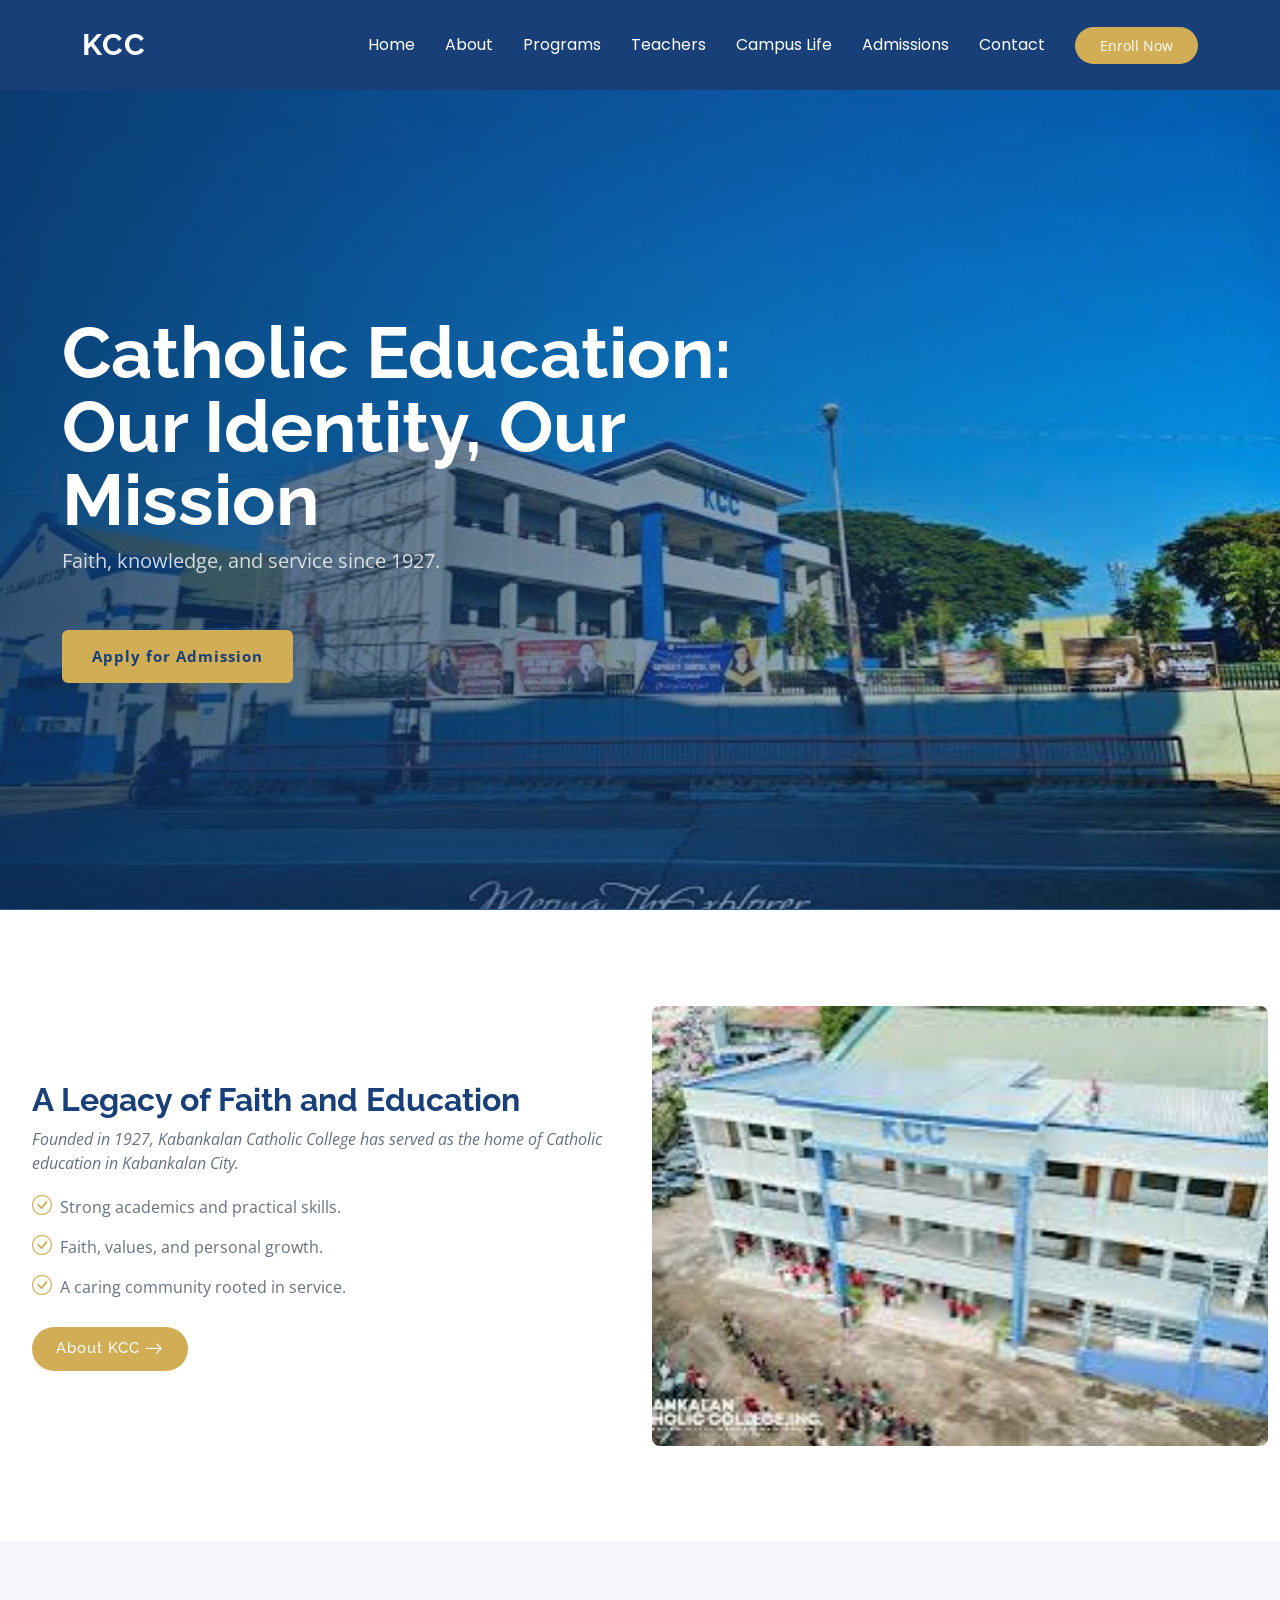
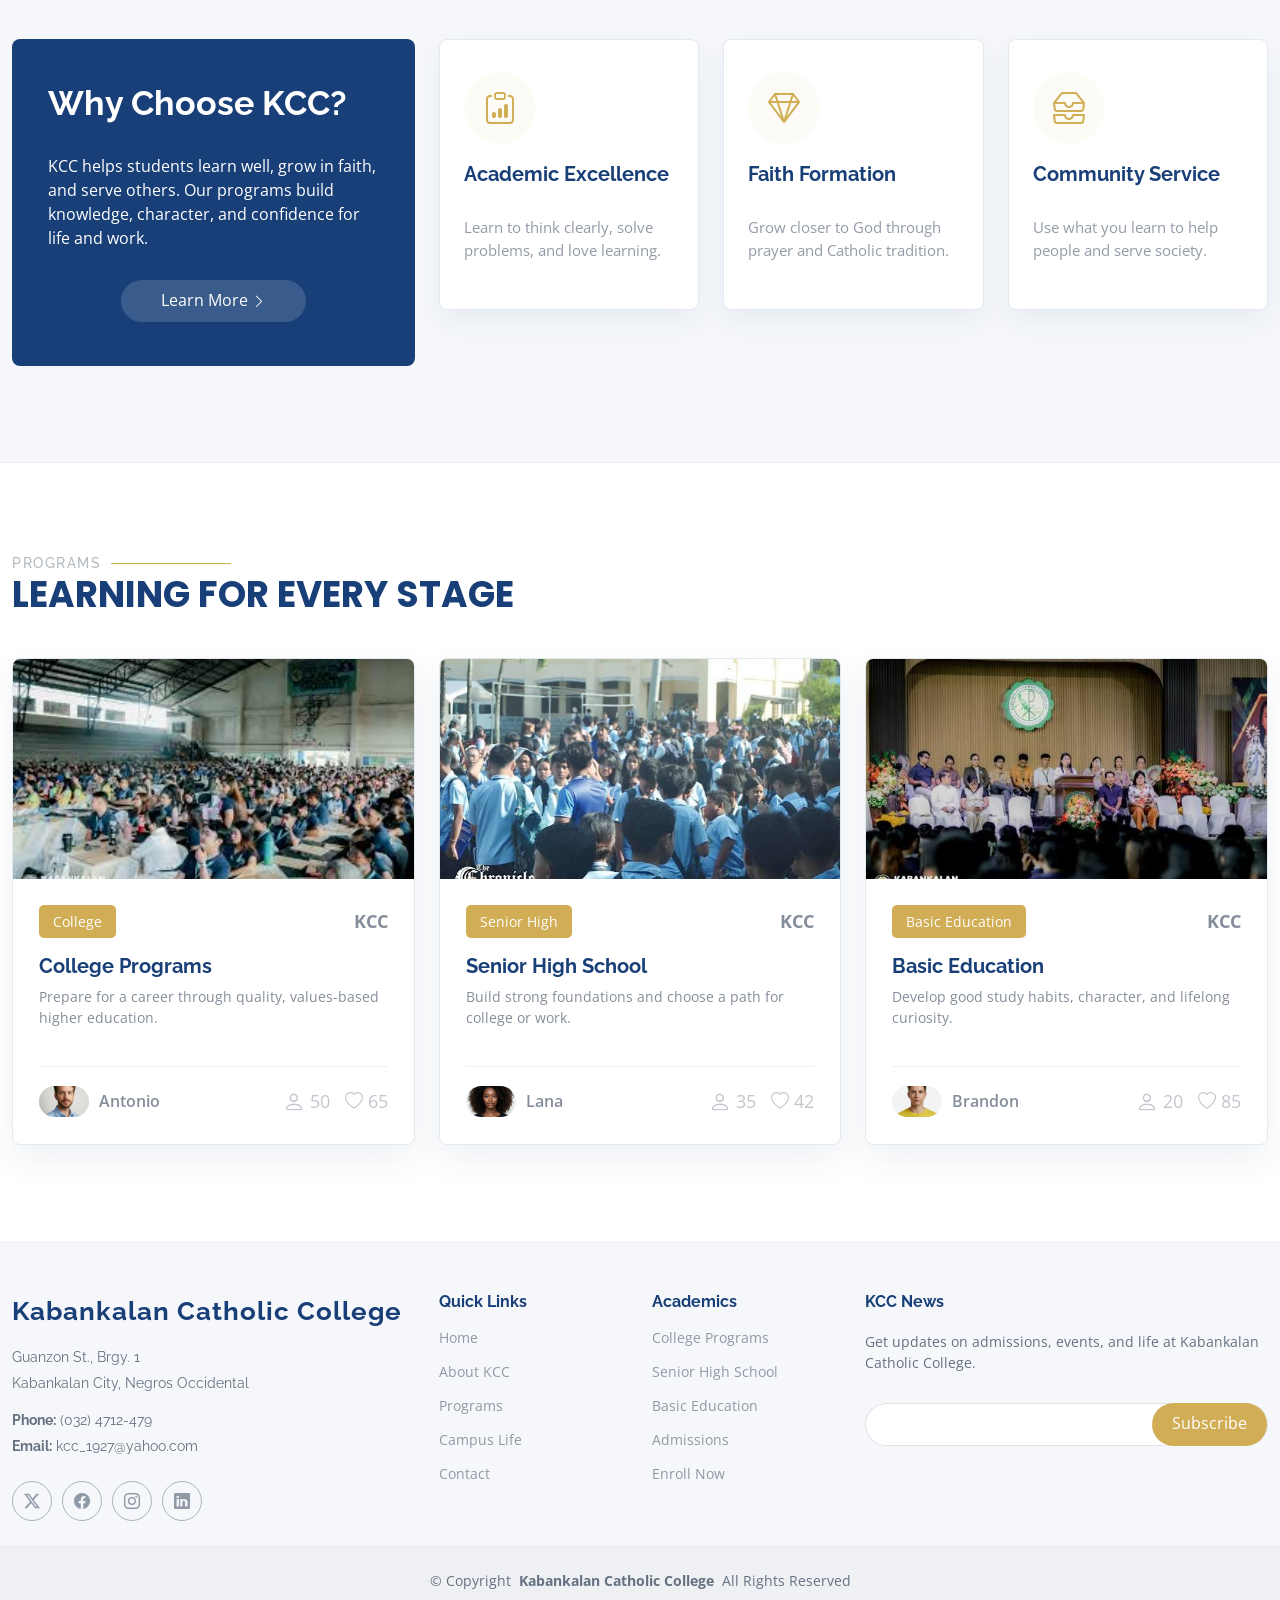
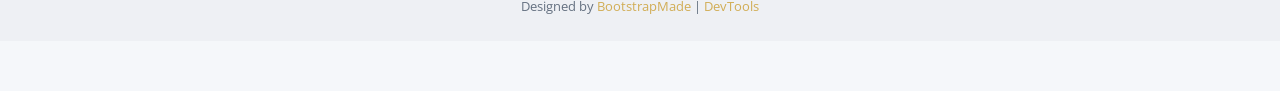
<file: index.html>
<!DOCTYPE html>
<html lang="en">

<head>
  <meta charset="utf-8">
  <meta content="width=device-width, initial-scale=1.0" name="viewport">
  <title>Kabankalan Catholic College</title>
  <meta name="description" content="Kabankalan Catholic College - Catholic education rooted in faith, learning, and service.">
  <meta name="keywords" content="KCC, Kabankalan Catholic College, Catholic school, Negros Occidental">

  <!-- Favicons -->
  <link href="assets/img/favicon.png" rel="icon">
  <link href="assets/img/apple-touch-icon.png" rel="apple-touch-icon">

  <!-- Fonts -->
  <link href="https://fonts.googleapis.com" rel="preconnect">
  <link href="https://fonts.gstatic.com" rel="preconnect" crossorigin>
  <link href="https://fonts.googleapis.com/css2?family=Open+Sans:ital,wght@0,300;0,400;0,500;0,600;0,700;0,800;1,300;1,400;1,500;1,600;1,700;1,800&family=Poppins:ital,wght@0,100;0,200;0,300;0,400;0,500;0,600;0,700;0,800;0,900;1,100;1,200;1,300;1,400;1,500;1,600;1,700;1,800;1,900&family=Raleway:ital,wght@0,100;0,200;0,300;0,400;0,500;0,600;0,700;0,800;0,900;1,100;1,200;1,300;1,400;1,500;1,600;1,700;1,800;1,900&display=swap" rel="stylesheet">

  <!-- Vendor CSS Files -->
  <link href="assets/vendor/bootstrap/css/bootstrap.min.css" rel="stylesheet">
  <link href="assets/vendor/bootstrap-icons/bootstrap-icons.css" rel="stylesheet">
  <link href="assets/vendor/aos/aos.css" rel="stylesheet">
  <link href="assets/vendor/glightbox/css/glightbox.min.css" rel="stylesheet">
  <link href="assets/vendor/swiper/swiper-bundle.min.css" rel="stylesheet">

  <!-- Main CSS File -->
  <link href="assets/css/main.css" rel="stylesheet">

  <!-- =======================================================
  * Template adapted for Kabankalan Catholic College
  * Updated: Jul 07 2025 with Bootstrap v5.3.7
  * Author: BootstrapMade.com
  * License: https://bootstrapmade.com/license/
  ======================================================== -->
</head>

<body class="index-page">

  <header id="header" class="header d-flex align-items-center sticky-top">
    <div class="container-fluid container-xl position-relative d-flex align-items-center">

      <a href="index.html" class="logo d-flex align-items-center me-auto">
        <!-- Uncomment the line below if you also wish to use an image logo -->
        <!-- <img src="assets/img/logo.webp" alt=""> -->
        <h1 class="sitename">KCC</h1>
      </a>

      <nav id="navmenu" class="navmenu">
        <ul>
          <li><a href="index.html" class="active">Home<br></a></li>
          <li><a href="about.html">About</a></li>
          <li><a href="courses.html">Programs</a></li>
          <li><a href="trainers.html">Teachers</a></li>
          <li><a href="events.html">Campus Life</a></li>
          <li><a href="pricing.html">Admissions</a></li>
          <li><a href="contact.html">Contact</a></li>
        </ul>
        <i class="mobile-nav-toggle d-xl-none bi bi-list"></i>
      </nav>

      <a class="btn-getstarted" href="https://kcc.wela.ph/" target="_blank" rel="noopener">Enroll Now</a>

    </div>
  </header>

  <main class="main">

    <!-- Hero Section -->
    <section id="hero" class="hero section dark-background">

      <img src="assets/img/picture/background.jpeg" alt="Kabankalan Catholic College campus" data-aos="fade-in">

      <div class="container">
        <h2 data-aos="fade-up" data-aos-delay="100">Catholic Education:<br>Our Identity, Our Mission</h2>
        <p data-aos="fade-up" data-aos-delay="200">Faith, knowledge, and service since 1927.</p>
        <div class="d-flex mt-4" data-aos="fade-up" data-aos-delay="300">
          <a href="https://kcc.wela.ph/" target="_blank" rel="noopener" class="btn-get-started">Apply for Admission</a>
        </div>
      </div>

    </section><!-- /Hero Section -->

    <!-- About Section -->
    <section id="about" class="about section">

      <div class="container">

        <div class="row gy-4">

          <div class="col-lg-6 order-1 order-lg-2" data-aos="fade-up" data-aos-delay="100">
            <img src="assets/img/picture/aerial.jpeg" class="img-fluid" alt="Aerial view of Kabankalan Catholic College">
          </div>

          <div class="col-lg-6 order-2 order-lg-1 content" data-aos="fade-up" data-aos-delay="200">
            <h3>A Legacy of Faith and Education</h3>
            <p class="fst-italic">
              Founded in 1927, Kabankalan Catholic College has served as the home of Catholic education in Kabankalan City.
            </p>
            <ul>
              <li><i class="bi bi-check-circle"></i> <span>Strong academics and practical skills.</span></li>
              <li><i class="bi bi-check-circle"></i> <span>Faith, values, and personal growth.</span></li>
              <li><i class="bi bi-check-circle"></i> <span>A caring community rooted in service.</span></li>
            </ul>
            <a href="about.html" class="read-more"><span>About KCC</span><i class="bi bi-arrow-right"></i></a>
          </div>

        </div>

      </div>

    </section><!-- /About Section -->

    <!-- Counts Section -->
    <section id="counts" class="section counts light-background">

      <div class="container" data-aos="fade-up" data-aos-delay="100">

        <div class="row gy-4">

          <div class="col-lg-3 col-md-6">
            <div class="stats-item text-center w-100 h-100">
              <span data-purecounter-start="0" data-purecounter-end="1927" data-purecounter-duration="1" class="purecounter"></span>
              <p>Year Founded</p>
            </div>
          </div><!-- End Stats Item -->

          <div class="col-lg-3 col-md-6">
            <div class="stats-item text-center w-100 h-100">
              <span data-purecounter-start="0" data-purecounter-end="99" data-purecounter-duration="1" class="purecounter"></span>
              <p>Years of Excellence</p>
            </div>
          </div><!-- End Stats Item -->

          <div class="col-lg-3 col-md-6">
            <div class="stats-item text-center w-100 h-100">
              <span data-purecounter-start="0" data-purecounter-end="4" data-purecounter-duration="1" class="purecounter"></span>
              <p>Core Pillars</p>
            </div>
          </div><!-- End Stats Item -->

          <div class="col-lg-3 col-md-6">
            <div class="stats-item text-center w-100 h-100">
              <span data-purecounter-start="0" data-purecounter-end="1" data-purecounter-duration="1" class="purecounter"></span>
              <p>Community in Faith</p>
            </div>
          </div><!-- End Stats Item -->

        </div>

      </div>

    </section><!-- /Counts Section -->

    <!-- Why Us Section -->
    <section id="why-us" class="section why-us">

      <div class="container">

        <div class="row gy-4">

          <div class="col-lg-4" data-aos="fade-up" data-aos-delay="100">
            <div class="why-box">
              <h3>Why Choose KCC?</h3>
              <p>
                KCC helps students learn well, grow in faith, and serve others. Our programs build knowledge, character, and confidence for life and work.
              </p>
              <div class="text-center">
                <a href="#" class="more-btn"><span>Learn More</span> <i class="bi bi-chevron-right"></i></a>
              </div>
            </div>
          </div><!-- End Why Box -->

          <div class="col-lg-8 d-flex align-items-stretch">
            <div class="row gy-4" data-aos="fade-up" data-aos-delay="200">

              <div class="col-xl-4">
                <div class="icon-box d-flex flex-column justify-content-center align-items-center">
                  <i class="bi bi-clipboard-data"></i>
                  <h4>Academic Excellence</h4>
                  <p>Learn to think clearly, solve problems, and love learning.</p>
                </div>
              </div><!-- End Icon Box -->

              <div class="col-xl-4" data-aos="fade-up" data-aos-delay="300">
                <div class="icon-box d-flex flex-column justify-content-center align-items-center">
                  <i class="bi bi-gem"></i>
                  <h4>Faith Formation</h4>
                  <p>Grow closer to God through prayer and Catholic tradition.</p>
                </div>
              </div><!-- End Icon Box -->

              <div class="col-xl-4" data-aos="fade-up" data-aos-delay="400">
                <div class="icon-box d-flex flex-column justify-content-center align-items-center">
                  <i class="bi bi-inboxes"></i>
                  <h4>Community Service</h4>
                  <p>Use what you learn to help people and serve society.</p>
                </div>
              </div><!-- End Icon Box -->

            </div>
          </div>

        </div>

      </div>

    </section><!-- /Why Us Section -->

    <!-- Features Section -->
    <section id="features" class="features section">

      <div class="container">

        <div class="row gy-4">

          <div class="col-lg-3 col-md-4" data-aos="fade-up" data-aos-delay="100">
            <div class="features-item">
              <i class="bi bi-eye" style="color: #ffbb2c;"></i>
              <h3><a href="courses.html" class="stretched-link">College Programs</a></h3>
            </div>
          </div><!-- End Feature Item -->

          <div class="col-lg-3 col-md-4" data-aos="fade-up" data-aos-delay="200">
            <div class="features-item">
              <i class="bi bi-infinity" style="color: #5578ff;"></i>
              <h3><a href="courses.html" class="stretched-link">Senior High School</a></h3>
            </div>
          </div><!-- End Feature Item -->

          <div class="col-lg-3 col-md-4" data-aos="fade-up" data-aos-delay="300">
            <div class="features-item">
              <i class="bi bi-mortarboard" style="color: #e80368;"></i>
              <h3><a href="courses.html" class="stretched-link">Basic Education</a></h3>
            </div>
          </div><!-- End Feature Item -->

          <div class="col-lg-3 col-md-4" data-aos="fade-up" data-aos-delay="400">
            <div class="features-item">
              <i class="bi bi-nut" style="color: #e361ff;"></i>
              <h3><a href="about.html" class="stretched-link">Faith Formation</a></h3>
            </div>
          </div><!-- End Feature Item -->

          <div class="col-lg-3 col-md-4" data-aos="fade-up" data-aos-delay="500">
            <div class="features-item">
              <i class="bi bi-shuffle" style="color: #47aeff;"></i>
              <h3><a href="events.html" class="stretched-link">Campus Activities</a></h3>
            </div>
          </div><!-- End Feature Item -->

          <div class="col-lg-3 col-md-4" data-aos="fade-up" data-aos-delay="600">
            <div class="features-item">
              <i class="bi bi-star" style="color: #ffa76e;"></i>
              <h3><a href="trainers.html" class="stretched-link">Guiding Teachers</a></h3>
            </div>
          </div><!-- End Feature Item -->

          <div class="col-lg-3 col-md-4" data-aos="fade-up" data-aos-delay="700">
            <div class="features-item">
              <i class="bi bi-x-diamond" style="color: #11dbcf;"></i>
              <h3><a href="events.html" class="stretched-link">Community Service</a></h3>
            </div>
          </div><!-- End Feature Item -->

          <div class="col-lg-3 col-md-4" data-aos="fade-up" data-aos-delay="800">
            <div class="features-item">
              <i class="bi bi-camera-video" style="color: #4233ff;"></i>
              <h3><a href="pricing.html" class="stretched-link">Admissions</a></h3>
            </div>
          </div><!-- End Feature Item -->

          <div class="col-lg-3 col-md-4" data-aos="fade-up" data-aos-delay="900">
            <div class="features-item">
              <i class="bi bi-command" style="color: #b2904f;"></i>
              <h3><a href="about.html" class="stretched-link">Our Mission</a></h3>
            </div>
          </div><!-- End Feature Item -->

          <div class="col-lg-3 col-md-4" data-aos="fade-up" data-aos-delay="1000">
            <div class="features-item">
              <i class="bi bi-dribbble" style="color: #b20969;"></i>
              <h3><a href="courses.html" class="stretched-link">Student Growth</a></h3>
            </div>
          </div><!-- End Feature Item -->

          <div class="col-lg-3 col-md-4" data-aos="fade-up" data-aos-delay="1100">
            <div class="features-item">
              <i class="bi bi-activity" style="color: #ff5828;"></i>
              <h3><a href="events.html" class="stretched-link">Campus Life</a></h3>
            </div>
          </div><!-- End Feature Item -->

          <div class="col-lg-3 col-md-4" data-aos="fade-up" data-aos-delay="1200">
            <div class="features-item">
              <i class="bi bi-brightness-high" style="color: #29cc61;"></i>
              <h3><a href="contact.html" class="stretched-link">Contact KCC</a></h3>
            </div>
          </div><!-- End Feature Item -->

        </div>

      </div>

    </section><!-- /Features Section -->

    <!-- Courses Section -->
    <section id="courses" class="courses section">

      <!-- Section Title -->
      <div class="container section-title" data-aos="fade-up">
        <h2>Programs</h2>
        <p>Learning for Every Stage</p>
      </div><!-- End Section Title -->

      <div class="container">

        <div class="row">

          <div class="col-lg-4 col-md-6 d-flex align-items-stretch" data-aos="zoom-in" data-aos-delay="100">
            <div class="course-item">
              <img src="assets/img/picture/students.jpeg" class="img-fluid" alt="KCC students in a campus activity">
              <div class="course-content">
                <div class="d-flex justify-content-between align-items-center mb-3">
                  <p class="category">College</p>
                  <p class="price">KCC</p>
                </div>

                <h3><a href="courses.html">College Programs</a></h3>
                <p class="description">Prepare for a career through quality, values-based higher education.</p>
                <div class="trainer d-flex justify-content-between align-items-center">
                  <div class="trainer-profile d-flex align-items-center">
                    <img src="assets/img/person/person-m-7.webp" class="img-fluid" alt="">
                    <a href="" class="trainer-link">Antonio</a>
                  </div>
                  <div class="trainer-rank d-flex align-items-center">
                    <i class="bi bi-person user-icon"></i>&nbsp;50
                    &nbsp;&nbsp;
                    <i class="bi bi-heart heart-icon"></i>&nbsp;65
                  </div>
                </div>
              </div>
            </div>
          </div> <!-- End Course Item-->

          <div class="col-lg-4 col-md-6 d-flex align-items-stretch mt-4 mt-md-0" data-aos="zoom-in" data-aos-delay="200">
            <div class="course-item">
              <img src="assets/img/picture/classroom.jpeg" class="img-fluid" alt="KCC students in class">
              <div class="course-content">
                <div class="d-flex justify-content-between align-items-center mb-3">
                  <p class="category">Senior High</p>
                  <p class="price">KCC</p>
                </div>

                <h3><a href="courses.html">Senior High School</a></h3>
                <p class="description">Build strong foundations and choose a path for college or work.</p>
                <div class="trainer d-flex justify-content-between align-items-center">
                  <div class="trainer-profile d-flex align-items-center">
                    <img src="assets/img/person/person-f-14.webp" class="img-fluid" alt="">
                    <a href="" class="trainer-link">Lana</a>
                  </div>
                  <div class="trainer-rank d-flex align-items-center">
                    <i class="bi bi-person user-icon"></i>&nbsp;35
                    &nbsp;&nbsp;
                    <i class="bi bi-heart heart-icon"></i>&nbsp;42
                  </div>
                </div>
              </div>
            </div>
          </div> <!-- End Course Item-->

          <div class="col-lg-4 col-md-6 d-flex align-items-stretch mt-4 mt-lg-0" data-aos="zoom-in" data-aos-delay="300">
            <div class="course-item">
              <img src="assets/img/picture/assembly.jpeg" class="img-fluid" alt="KCC student assembly">
              <div class="course-content">
                <div class="d-flex justify-content-between align-items-center mb-3">
                  <p class="category">Basic Education</p>
                  <p class="price">KCC</p>
                </div>

                <h3><a href="courses.html">Basic Education</a></h3>
                <p class="description">Develop good study habits, character, and lifelong curiosity.</p>
                <div class="trainer d-flex justify-content-between align-items-center">
                  <div class="trainer-profile d-flex align-items-center">
                    <img src="assets/img/person/person-m-12.webp" class="img-fluid" alt="">
                    <a href="" class="trainer-link">Brandon</a>
                  </div>
                  <div class="trainer-rank d-flex align-items-center">
                    <i class="bi bi-person user-icon"></i>&nbsp;20
                    &nbsp;&nbsp;
                    <i class="bi bi-heart heart-icon"></i>&nbsp;85
                  </div>
                </div>
              </div>
            </div>
          </div> <!-- End Course Item-->

        </div>

      </div>

    </section><!-- /Courses Section -->

    <!-- Trainers Index Section -->
    <section id="trainers-index" class="section trainers-index">

      <div class="container">

        <div class="row">

          <div class="col-lg-4 col-md-6 d-flex" data-aos="fade-up" data-aos-delay="100">
            <div class="member">
              <img src="assets/img/trainers/trainer-1.jpg" class="img-fluid" alt="">
              <div class="member-content">
                <h4>KCC Faculty</h4>
                <span>College Education</span>
                <p>Teachers guide students toward excellence, integrity, and meaningful careers.</p>
                <div class="social">
                  <a href=""><i class="bi bi-twitter-x"></i></a>
                  <a href=""><i class="bi bi-facebook"></i></a>
                  <a href=""><i class="bi bi-instagram"></i></a>
                  <a href=""><i class="bi bi-linkedin"></i></a>
                </div>
              </div>
            </div>
          </div><!-- End Team Member -->

          <div class="col-lg-4 col-md-6 d-flex" data-aos="fade-up" data-aos-delay="200">
            <div class="member">
              <img src="assets/img/trainers/trainer-2.jpg" class="img-fluid" alt="">
              <div class="member-content">
                <h4>KCC Faculty</h4>
                <span>Senior High School</span>
                <p>Teachers prepare young learners for college, careers, and responsible citizenship.</p>
                <div class="social">
                  <a href=""><i class="bi bi-twitter-x"></i></a>
                  <a href=""><i class="bi bi-facebook"></i></a>
                  <a href=""><i class="bi bi-instagram"></i></a>
                  <a href=""><i class="bi bi-linkedin"></i></a>
                </div>
              </div>
            </div>
          </div><!-- End Team Member -->

          <div class="col-lg-4 col-md-6 d-flex" data-aos="fade-up" data-aos-delay="300">
            <div class="member">
              <img src="assets/img/trainers/trainer-3.jpg" class="img-fluid" alt="">
              <div class="member-content">
                <h4>KCC Faculty</h4>
                <span>Basic Education</span>
                <p>Teachers help children learn with confidence and grow in faith and character.</p>
                <div class="social">
                  <a href=""><i class="bi bi-twitter-x"></i></a>
                  <a href=""><i class="bi bi-facebook"></i></a>
                  <a href=""><i class="bi bi-instagram"></i></a>
                  <a href=""><i class="bi bi-linkedin"></i></a>
                </div>
              </div>
            </div>
          </div><!-- End Team Member -->

        </div>

      </div>

    </section><!-- /Trainers Index Section -->

  </main>

  <footer id="footer" class="footer position-relative light-background">

    <div class="container footer-top">
      <div class="row gy-4">
        <div class="col-lg-4 col-md-6 footer-about">
          <a href="index.html" class="logo d-flex align-items-center">
            <span class="sitename">Kabankalan Catholic College</span>
          </a>
          <div class="footer-contact pt-3">
            <p>Guanzon St., Brgy. 1</p>
            <p>Kabankalan City, Negros Occidental</p>
            <p class="mt-3"><strong>Phone:</strong> <span>(032) 4712-479</span></p>
            <p><strong>Email:</strong> <span>kcc_1927@yahoo.com</span></p>
          </div>
          <div class="social-links d-flex mt-4">
            <a href=""><i class="bi bi-twitter-x"></i></a>
            <a href=""><i class="bi bi-facebook"></i></a>
            <a href=""><i class="bi bi-instagram"></i></a>
            <a href=""><i class="bi bi-linkedin"></i></a>
          </div>
        </div>

        <div class="col-lg-2 col-md-3 footer-links">
          <h4>Quick Links</h4>
          <ul>
            <li><a href="index.html">Home</a></li>
            <li><a href="about.html">About KCC</a></li>
            <li><a href="courses.html">Programs</a></li>
            <li><a href="events.html">Campus Life</a></li>
            <li><a href="contact.html">Contact</a></li>
          </ul>
        </div>

        <div class="col-lg-2 col-md-3 footer-links">
          <h4>Academics</h4>
          <ul>
            <li><a href="courses.html">College Programs</a></li>
            <li><a href="courses.html">Senior High School</a></li>
            <li><a href="courses.html">Basic Education</a></li>
            <li><a href="pricing.html">Admissions</a></li>
            <li><a href="https://kcc.wela.ph/" target="_blank" rel="noopener">Enroll Now</a></li>
          </ul>
        </div>

        <div class="col-lg-4 col-md-12 footer-newsletter">
          <h4>KCC News</h4>
          <p>Get updates on admissions, events, and life at Kabankalan Catholic College.</p>
          <form action="#" method="post" class="email-form">
            <div class="newsletter-form"><input type="email" name="email"><input type="submit" value="Subscribe"></div>
            <div class="loading">Loading</div>
            <div class="error-message"></div>
            <div class="sent-message">Your subscription request has been sent. Thank you!</div>
          </form>
        </div>

      </div>
    </div>

    <div class="container copyright text-center mt-4">
      <p>© <span>Copyright</span> <strong class="px-1 sitename">Kabankalan Catholic College</strong> <span>All Rights Reserved</span></p>
      <div class="credits">
        <!-- All the links in the footer should remain intact. -->
        <!-- You can delete the links only if you've purchased the pro version. -->
        <!-- Licensing information: https://bootstrapmade.com/license/ -->
        Designed by <a href="https://bootstrapmade.com/">BootstrapMade</a> | <a href="https://bootstrapmade.com/tools/">DevTools</a>
      </div>
    </div>

  </footer>

  <!-- Scroll Top -->
  <a href="#" id="scroll-top" class="scroll-top d-flex align-items-center justify-content-center"><i class="bi bi-arrow-up-short"></i></a>

  <!-- Preloader -->
  <div id="preloader"></div>

  <!-- Vendor JS Files -->
  <script src="assets/vendor/bootstrap/js/bootstrap.bundle.min.js"></script>
  <script src="assets/vendor/aos/aos.js"></script>
  <script src="assets/vendor/glightbox/js/glightbox.min.js"></script>
  <script src="assets/vendor/purecounter/purecounter_vanilla.js"></script>
  <script src="assets/vendor/swiper/swiper-bundle.min.js"></script>

  <!-- Main JS File -->
  <script src="assets/js/main.js"></script>

</body>

</html>
</file>
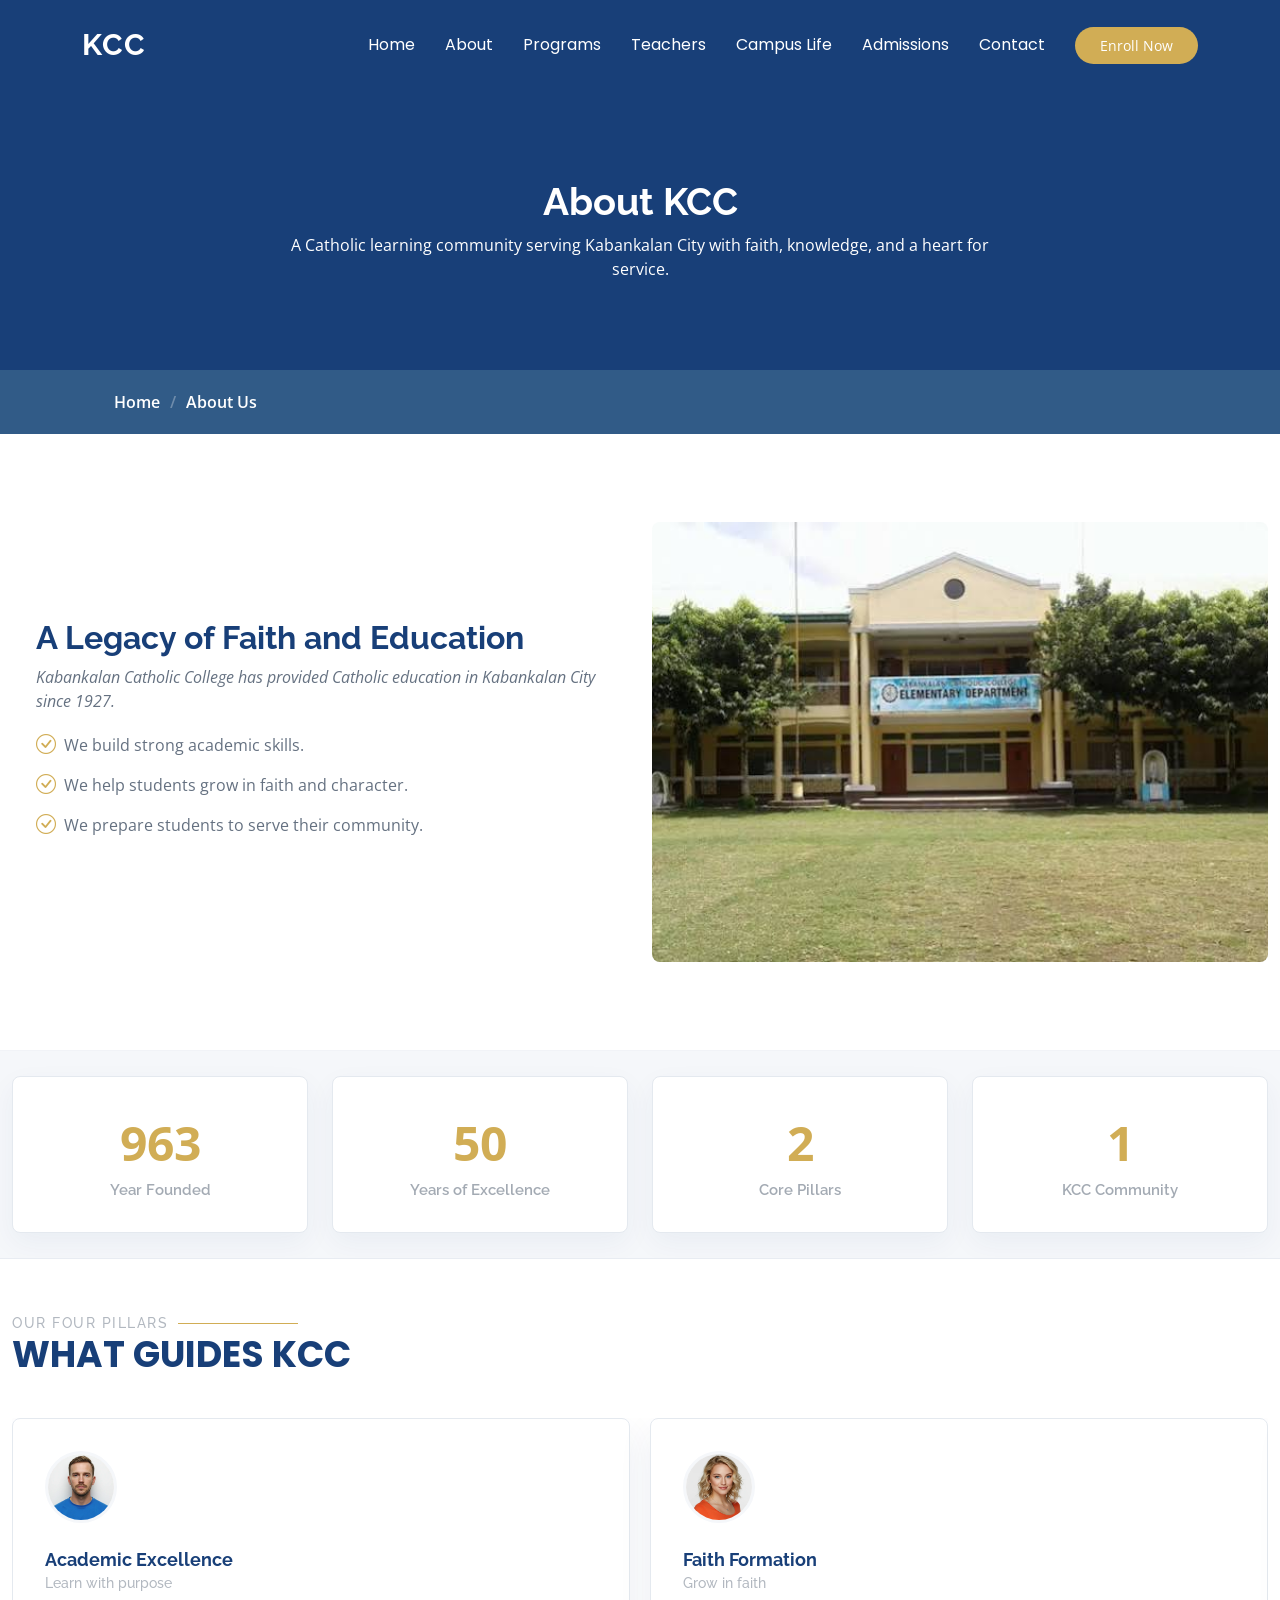
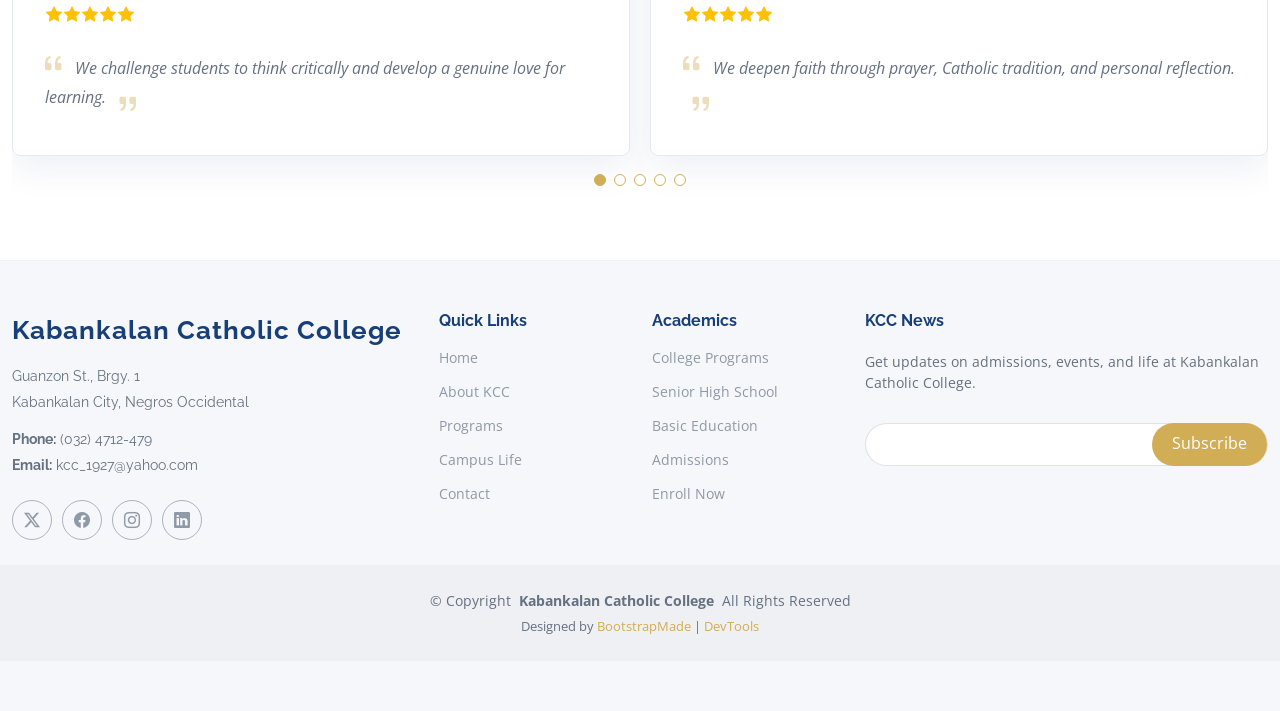
<file: about.html>
<!DOCTYPE html>
<html lang="en">

<head>
  <meta charset="utf-8">
  <meta content="width=device-width, initial-scale=1.0" name="viewport">
  <title>About KCC - Kabankalan Catholic College</title>
  <meta name="description" content="Learn about Kabankalan Catholic College's history, mission, and values.">
  <meta name="keywords" content="About KCC, Kabankalan Catholic College, Catholic education">

  <!-- Favicons -->
  <link href="assets/img/favicon.png" rel="icon">
  <link href="assets/img/apple-touch-icon.png" rel="apple-touch-icon">

  <!-- Fonts -->
  <link href="https://fonts.googleapis.com" rel="preconnect">
  <link href="https://fonts.gstatic.com" rel="preconnect" crossorigin>
  <link href="https://fonts.googleapis.com/css2?family=Open+Sans:ital,wght@0,300;0,400;0,500;0,600;0,700;0,800;1,300;1,400;1,500;1,600;1,700;1,800&family=Poppins:ital,wght@0,100;0,200;0,300;0,400;0,500;0,600;0,700;0,800;0,900;1,100;1,200;1,300;1,400;1,500;1,600;1,700;1,800;1,900&family=Raleway:ital,wght@0,100;0,200;0,300;0,400;0,500;0,600;0,700;0,800;0,900;1,100;1,200;1,300;1,400;1,500;1,600;1,700;1,800;1,900&display=swap" rel="stylesheet">

  <!-- Vendor CSS Files -->
  <link href="assets/vendor/bootstrap/css/bootstrap.min.css" rel="stylesheet">
  <link href="assets/vendor/bootstrap-icons/bootstrap-icons.css" rel="stylesheet">
  <link href="assets/vendor/aos/aos.css" rel="stylesheet">
  <link href="assets/vendor/glightbox/css/glightbox.min.css" rel="stylesheet">
  <link href="assets/vendor/swiper/swiper-bundle.min.css" rel="stylesheet">

  <!-- Main CSS File -->
  <link href="assets/css/main.css" rel="stylesheet">

  <!-- =======================================================
  * Template adapted for Kabankalan Catholic College
  * Updated: Jul 07 2025 with Bootstrap v5.3.7
  * Author: BootstrapMade.com
  * License: https://bootstrapmade.com/license/
  ======================================================== -->
</head>

<body class="about-page">

  <header id="header" class="header d-flex align-items-center sticky-top">
    <div class="container-fluid container-xl position-relative d-flex align-items-center">

      <a href="index.html" class="logo d-flex align-items-center me-auto">
        <!-- Uncomment the line below if you also wish to use an image logo -->
        <!-- <img src="assets/img/logo.webp" alt=""> -->
        <h1 class="sitename">KCC</h1>
      </a>

      <nav id="navmenu" class="navmenu">
        <ul>
          <li><a href="index.html">Home<br></a></li>
          <li><a href="about.html" class="active">About</a></li>
          <li><a href="courses.html">Programs</a></li>
          <li><a href="trainers.html">Teachers</a></li>
          <li><a href="events.html">Campus Life</a></li>
          <li><a href="pricing.html">Admissions</a></li>
          <li><a href="contact.html">Contact</a></li>
        </ul>
        <i class="mobile-nav-toggle d-xl-none bi bi-list"></i>
      </nav>

      <a class="btn-getstarted" href="https://kcc.wela.ph/" target="_blank" rel="noopener">Enroll Now</a>

    </div>
  </header>

  <main class="main">

    <!-- Page Title -->
    <div class="page-title" data-aos="fade">
      <div class="heading">
        <div class="container">
          <div class="row d-flex justify-content-center text-center">
            <div class="col-lg-8">
              <h1>About KCC<br></h1>
              <p class="mb-0">A Catholic learning community serving Kabankalan City with faith, knowledge, and a heart for service.</p>
            </div>
          </div>
        </div>
      </div>
      <nav class="breadcrumbs">
        <div class="container">
          <ol>
            <li><a href="index.html">Home</a></li>
            <li class="current">About Us<br></li>
          </ol>
        </div>
      </nav>
    </div><!-- End Page Title -->

    <!-- About Us Section -->
    <section id="about-us" class="section about-us">

      <div class="container">

        <div class="row gy-4">

          <div class="col-lg-6 order-1 order-lg-2" data-aos="fade-up" data-aos-delay="100">
            <img src="assets/img/picture/ceremony.jpeg" class="img-fluid" alt="Kabankalan Catholic College ceremony">
          </div>

          <div class="col-lg-6 order-2 order-lg-1 content" data-aos="fade-up" data-aos-delay="200">
            <h3>A Legacy of Faith and Education</h3>
            <p class="fst-italic">
              Kabankalan Catholic College has provided Catholic education in Kabankalan City since 1927.
            </p>
            <ul>
              <li><i class="bi bi-check-circle"></i> <span>We build strong academic skills.</span></li>
              <li><i class="bi bi-check-circle"></i> <span>We help students grow in faith and character.</span></li>
              <li><i class="bi bi-check-circle"></i> <span>We prepare students to serve their community.</span></li>
            </ul>
          </div>

        </div>

      </div>

    </section><!-- /About Us Section -->

    <!-- Counts Section -->
    <section id="counts" class="section counts light-background">

      <div class="container" data-aos="fade-up" data-aos-delay="100">

        <div class="row gy-4">

          <div class="col-lg-3 col-md-6">
            <div class="stats-item text-center w-100 h-100">
              <span data-purecounter-start="0" data-purecounter-end="1927" data-purecounter-duration="1" class="purecounter"></span>
              <p>Year Founded</p>
            </div>
          </div><!-- End Stats Item -->

          <div class="col-lg-3 col-md-6">
            <div class="stats-item text-center w-100 h-100">
              <span data-purecounter-start="0" data-purecounter-end="99" data-purecounter-duration="1" class="purecounter"></span>
              <p>Years of Excellence</p>
            </div>
          </div><!-- End Stats Item -->

          <div class="col-lg-3 col-md-6">
            <div class="stats-item text-center w-100 h-100">
              <span data-purecounter-start="0" data-purecounter-end="4" data-purecounter-duration="1" class="purecounter"></span>
              <p>Core Pillars</p>
            </div>
          </div><!-- End Stats Item -->

          <div class="col-lg-3 col-md-6">
            <div class="stats-item text-center w-100 h-100">
              <span data-purecounter-start="0" data-purecounter-end="1" data-purecounter-duration="1" class="purecounter"></span>
              <p>KCC Community</p>
            </div>
          </div><!-- End Stats Item -->

        </div>

      </div>

    </section><!-- /Counts Section -->

    <!-- Testimonials Section -->
    <section id="testimonials" class="testimonials section">

      <!-- Section Title -->
      <div class="container section-title" data-aos="fade-up">
        <h2>Our Four Pillars</h2>
        <p>What guides KCC</p>
      </div><!-- End Section Title -->

      <div class="container" data-aos="fade-up" data-aos-delay="100">

        <div class="swiper init-swiper">
          <script type="application/json" class="swiper-config">
            {
              "loop": true,
              "speed": 600,
              "autoplay": {
                "delay": 5000
              },
              "slidesPerView": "auto",
              "pagination": {
                "el": ".swiper-pagination",
                "type": "bullets",
                "clickable": true
              },
              "breakpoints": {
                "320": {
                  "slidesPerView": 1,
                  "spaceBetween": 40
                },
                "1200": {
                  "slidesPerView": 2,
                  "spaceBetween": 20
                }
              }
            }
          </script>
          <div class="swiper-wrapper">

            <div class="swiper-slide">
              <div class="testimonial-wrap">
                <div class="testimonial-item">
                  <img src="assets/img/person/person-m-9.webp" class="testimonial-img" alt="">
                  <h3>Academic Excellence</h3>
                  <h4>Learn with purpose</h4>
                  <div class="stars">
                    <i class="bi bi-star-fill"></i><i class="bi bi-star-fill"></i><i class="bi bi-star-fill"></i><i class="bi bi-star-fill"></i><i class="bi bi-star-fill"></i>
                  </div>
                  <p>
                    <i class="bi bi-quote quote-icon-left"></i>
                    <span>We challenge students to think critically and develop a genuine love for learning.</span>
                    <i class="bi bi-quote quote-icon-right"></i>
                  </p>
                </div>
              </div>
            </div><!-- End testimonial item -->

            <div class="swiper-slide">
              <div class="testimonial-wrap">
                <div class="testimonial-item">
                  <img src="assets/img/person/person-f-5.webp" class="testimonial-img" alt="">
                  <h3>Faith Formation</h3>
                  <h4>Grow in faith</h4>
                  <div class="stars">
                    <i class="bi bi-star-fill"></i><i class="bi bi-star-fill"></i><i class="bi bi-star-fill"></i><i class="bi bi-star-fill"></i><i class="bi bi-star-fill"></i>
                  </div>
                  <p>
                    <i class="bi bi-quote quote-icon-left"></i>
                    <span>We deepen faith through prayer, Catholic tradition, and personal reflection.</span>
                    <i class="bi bi-quote quote-icon-right"></i>
                  </p>
                </div>
              </div>
            </div><!-- End testimonial item -->

            <div class="swiper-slide">
              <div class="testimonial-wrap">
                <div class="testimonial-item">
                  <img src="assets/img/person/person-f-12.webp" class="testimonial-img" alt="">
                  <h3>Community Service</h3>
                  <h4>Serve others</h4>
                  <div class="stars">
                    <i class="bi bi-star-fill"></i><i class="bi bi-star-fill"></i><i class="bi bi-star-fill"></i><i class="bi bi-star-fill"></i><i class="bi bi-star-fill"></i>
                  </div>
                  <p>
                    <i class="bi bi-quote quote-icon-left"></i>
                    <span>We put knowledge and values into action by helping people and our community.</span>
                    <i class="bi bi-quote quote-icon-right"></i>
                  </p>
                </div>
              </div>
            </div><!-- End testimonial item -->

            <div class="swiper-slide">
              <div class="testimonial-wrap">
                <div class="testimonial-item">
                  <img src="assets/img/person/person-m-12.webp" class="testimonial-img" alt="">
                  <h3>Holistic Development</h3>
                  <h4>Grow as a person</h4>
                  <div class="stars">
                    <i class="bi bi-star-fill"></i><i class="bi bi-star-fill"></i><i class="bi bi-star-fill"></i><i class="bi bi-star-fill"></i><i class="bi bi-star-fill"></i>
                  </div>
                  <p>
                    <i class="bi bi-quote quote-icon-left"></i>
                    <span>We help students develop skills, confidence, strong values, and purpose.</span>
                    <i class="bi bi-quote quote-icon-right"></i>
                  </p>
                </div>
              </div>
            </div><!-- End testimonial item -->

            <div class="swiper-slide">
              <div class="testimonial-wrap">
                <div class="testimonial-item">
                  <img src="assets/img/person/person-m-13.webp" class="testimonial-img" alt="">
                  <h3>KCC Mission</h3>
                  <h4>Teach and serve</h4>
                  <div class="stars">
                    <i class="bi bi-star-fill"></i><i class="bi bi-star-fill"></i><i class="bi bi-star-fill"></i><i class="bi bi-star-fill"></i><i class="bi bi-star-fill"></i>
                  </div>
                  <p>
                    <i class="bi bi-quote quote-icon-left"></i>
                    <span>We provide quality, inclusive Catholic education that helps students transform society.</span>
                    <i class="bi bi-quote quote-icon-right"></i>
                  </p>
                </div>
              </div>
            </div><!-- End testimonial item -->

          </div>
          <div class="swiper-pagination"></div>
        </div>

      </div>

    </section><!-- /Testimonials Section -->

  </main>

  <footer id="footer" class="footer position-relative light-background">

    <div class="container footer-top">
      <div class="row gy-4">
        <div class="col-lg-4 col-md-6 footer-about">
          <a href="index.html" class="logo d-flex align-items-center">
            <span class="sitename">Kabankalan Catholic College</span>
          </a>
          <div class="footer-contact pt-3">
            <p>Guanzon St., Brgy. 1</p>
            <p>Kabankalan City, Negros Occidental</p>
            <p class="mt-3"><strong>Phone:</strong> <span>(032) 4712-479</span></p>
            <p><strong>Email:</strong> <span>kcc_1927@yahoo.com</span></p>
          </div>
          <div class="social-links d-flex mt-4">
            <a href=""><i class="bi bi-twitter-x"></i></a>
            <a href=""><i class="bi bi-facebook"></i></a>
            <a href=""><i class="bi bi-instagram"></i></a>
            <a href=""><i class="bi bi-linkedin"></i></a>
          </div>
        </div>

        <div class="col-lg-2 col-md-3 footer-links">
          <h4>Quick Links</h4>
          <ul>
            <li><a href="index.html">Home</a></li>
            <li><a href="about.html">About KCC</a></li>
            <li><a href="courses.html">Programs</a></li>
            <li><a href="events.html">Campus Life</a></li>
            <li><a href="contact.html">Contact</a></li>
          </ul>
        </div>

        <div class="col-lg-2 col-md-3 footer-links">
          <h4>Academics</h4>
          <ul>
            <li><a href="courses.html">College Programs</a></li>
            <li><a href="courses.html">Senior High School</a></li>
            <li><a href="courses.html">Basic Education</a></li>
            <li><a href="pricing.html">Admissions</a></li>
            <li><a href="https://kcc.wela.ph/" target="_blank" rel="noopener">Enroll Now</a></li>
          </ul>
        </div>

        <div class="col-lg-4 col-md-12 footer-newsletter">
          <h4>KCC News</h4>
          <p>Get updates on admissions, events, and life at Kabankalan Catholic College.</p>
          <form action="#" method="post" class="email-form">
            <div class="newsletter-form"><input type="email" name="email"><input type="submit" value="Subscribe"></div>
            <div class="loading">Loading</div>
            <div class="error-message"></div>
            <div class="sent-message">Your subscription request has been sent. Thank you!</div>
          </form>
        </div>

      </div>
    </div>

    <div class="container copyright text-center mt-4">
      <p>© <span>Copyright</span> <strong class="px-1 sitename">Kabankalan Catholic College</strong> <span>All Rights Reserved</span></p>
      <div class="credits">
        <!-- All the links in the footer should remain intact. -->
        <!-- You can delete the links only if you've purchased the pro version. -->
        <!-- Licensing information: https://bootstrapmade.com/license/ -->
        Designed by <a href="https://bootstrapmade.com/">BootstrapMade</a> | <a href="https://bootstrapmade.com/tools/">DevTools</a>
      </div>
    </div>

  </footer>

  <!-- Scroll Top -->
  <a href="#" id="scroll-top" class="scroll-top d-flex align-items-center justify-content-center"><i class="bi bi-arrow-up-short"></i></a>

  <!-- Preloader -->
  <div id="preloader"></div>

  <!-- Vendor JS Files -->
  <script src="assets/vendor/bootstrap/js/bootstrap.bundle.min.js"></script>
  <script src="assets/vendor/aos/aos.js"></script>
  <script src="assets/vendor/glightbox/js/glightbox.min.js"></script>
  <script src="assets/vendor/purecounter/purecounter_vanilla.js"></script>
  <script src="assets/vendor/swiper/swiper-bundle.min.js"></script>

  <!-- Main JS File -->
  <script src="assets/js/main.js"></script>

</body>

</html>
</file>
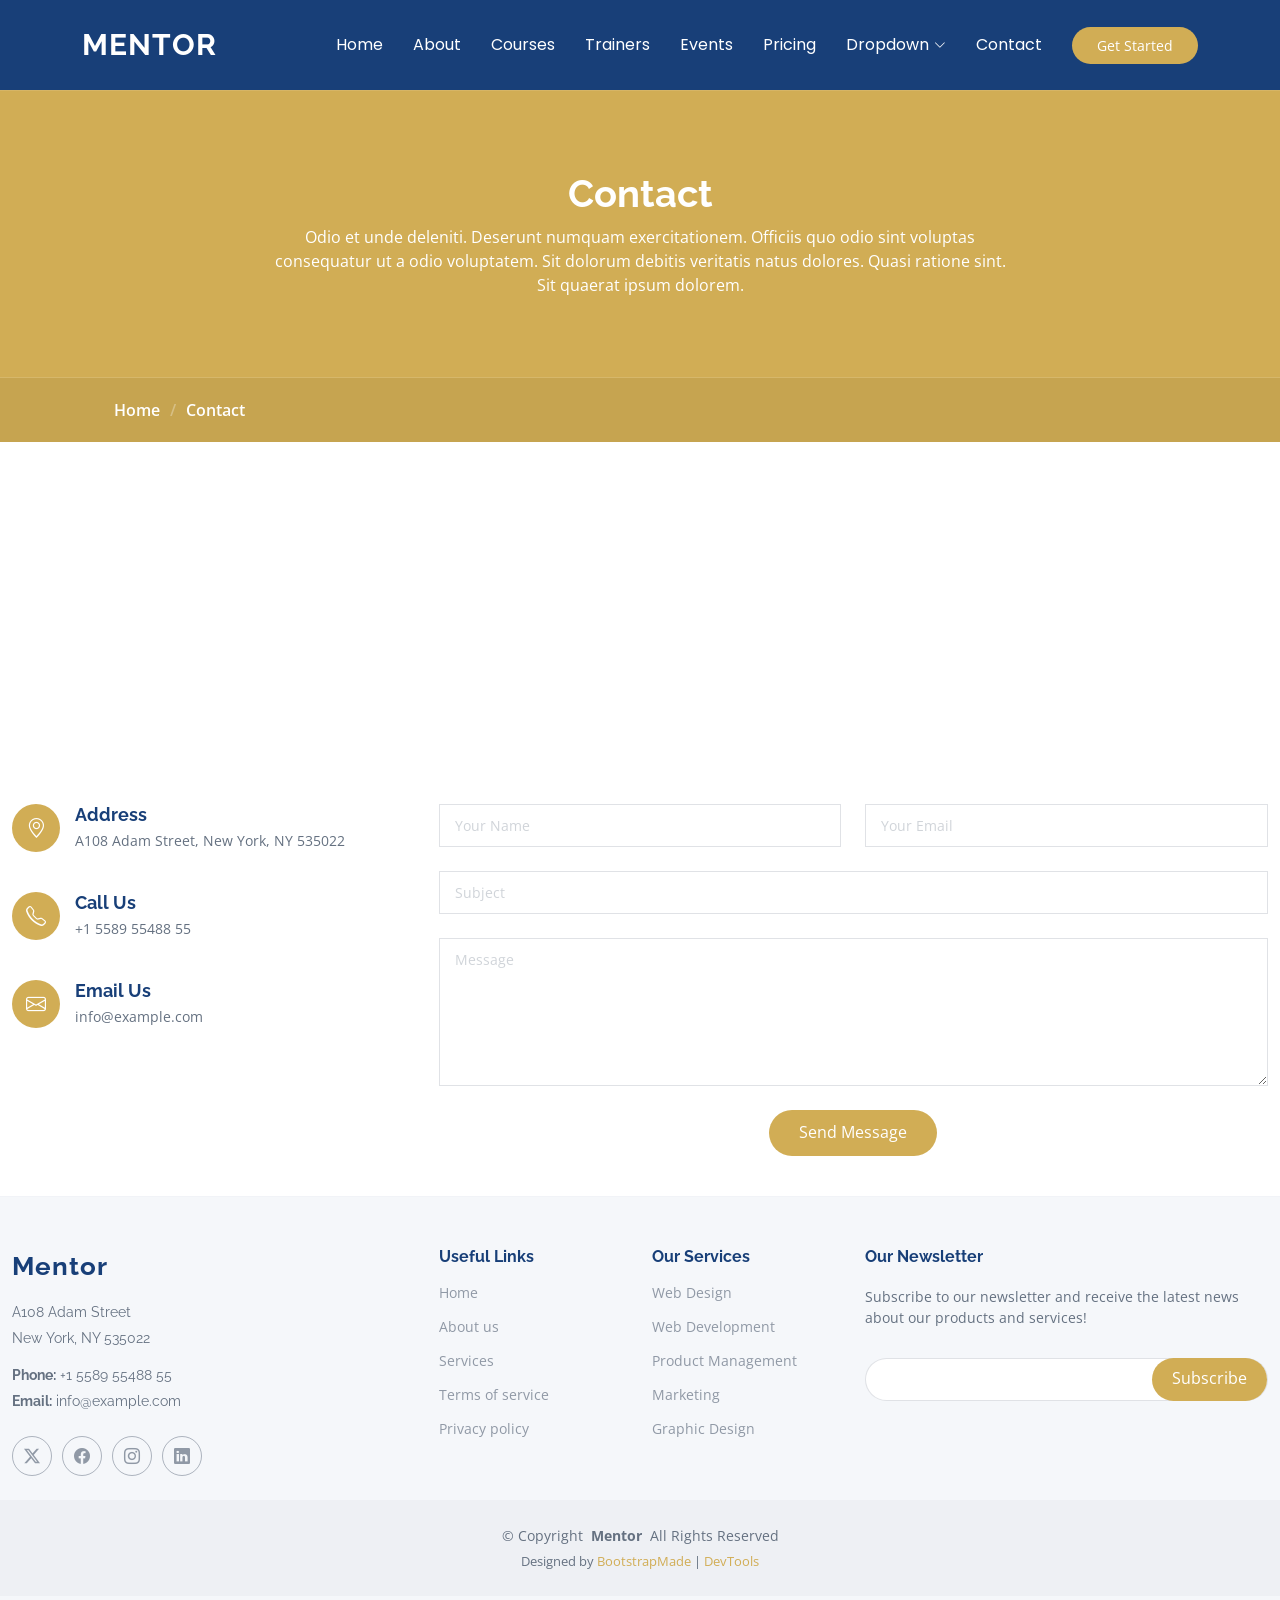
<file: contact.html>
<!DOCTYPE html>
<html lang="en">

<head>
  <meta charset="utf-8">
  <meta content="width=device-width, initial-scale=1.0" name="viewport">
  <title>Contact - Mentor Bootstrap Template</title>
  <meta name="description" content="">
  <meta name="keywords" content="">

  <!-- Favicons -->
  <link href="assets/img/favicon.png" rel="icon">
  <link href="assets/img/apple-touch-icon.png" rel="apple-touch-icon">

  <!-- Fonts -->
  <link href="https://fonts.googleapis.com" rel="preconnect">
  <link href="https://fonts.gstatic.com" rel="preconnect" crossorigin>
  <link
    href="https://fonts.googleapis.com/css2?family=Open+Sans:ital,wght@0,300;0,400;0,500;0,600;0,700;0,800;1,300;1,400;1,500;1,600;1,700;1,800&family=Poppins:ital,wght@0,100;0,200;0,300;0,400;0,500;0,600;0,700;0,800;0,900;1,100;1,200;1,300;1,400;1,500;1,600;1,700;1,800;1,900&family=Raleway:ital,wght@0,100;0,200;0,300;0,400;0,500;0,600;0,700;0,800;0,900;1,100;1,200;1,300;1,400;1,500;1,600;1,700;1,800;1,900&display=swap"
    rel="stylesheet">

  <!-- Vendor CSS Files -->
  <link href="assets/vendor/bootstrap/css/bootstrap.min.css" rel="stylesheet">
  <link href="assets/vendor/bootstrap-icons/bootstrap-icons.css" rel="stylesheet">
  <link href="assets/vendor/aos/aos.css" rel="stylesheet">
  <link href="assets/vendor/glightbox/css/glightbox.min.css" rel="stylesheet">
  <link href="assets/vendor/swiper/swiper-bundle.min.css" rel="stylesheet">

  <!-- Main CSS File -->
  <link href="assets/css/main.css" rel="stylesheet">

  <!-- =======================================================
  * Template Name: Mentor
  * Template URL: https://bootstrapmade.com/mentor-free-education-bootstrap-theme/
  * Updated: Jul 07 2025 with Bootstrap v5.3.7
  * Author: BootstrapMade.com
  * License: https://bootstrapmade.com/license/
  ======================================================== -->
</head>

<body class="contact-page">

  <header id="header" class="header d-flex align-items-center sticky-top">
    <div class="container-fluid container-xl position-relative d-flex align-items-center">

      <a href="index.html" class="logo d-flex align-items-center me-auto">
        <!-- Uncomment the line below if you also wish to use an image logo -->
        <!-- <img src="assets/img/logo.webp" alt=""> -->
        <h1 class="sitename">Mentor</h1>
      </a>

      <nav id="navmenu" class="navmenu">
        <ul>
          <li><a href="index.html">Home<br></a></li>
          <li><a href="about.html">About</a></li>
          <li><a href="courses.html">Courses</a></li>
          <li><a href="trainers.html">Trainers</a></li>
          <li><a href="events.html">Events</a></li>
          <li><a href="pricing.html">Pricing</a></li>
          <li class="dropdown"><a href="#"><span>Dropdown</span> <i class="bi bi-chevron-down toggle-dropdown"></i></a>
            <ul>
              <li><a href="#">Dropdown 1</a></li>
              <li class="dropdown"><a href="#"><span>Deep Dropdown</span> <i
                    class="bi bi-chevron-down toggle-dropdown"></i></a>
                <ul>
                  <li><a href="#">Deep Dropdown 1</a></li>
                  <li><a href="#">Deep Dropdown 2</a></li>
                  <li><a href="#">Deep Dropdown 3</a></li>
                  <li><a href="#">Deep Dropdown 4</a></li>
                  <li><a href="#">Deep Dropdown 5</a></li>
                </ul>
              </li>
              <li><a href="#">Dropdown 2</a></li>
              <li><a href="#">Dropdown 3</a></li>
              <li><a href="#">Dropdown 4</a></li>
            </ul>
          </li>
          <li><a href="contact.html" class="active">Contact</a></li>
        </ul>
        <i class="mobile-nav-toggle d-xl-none bi bi-list"></i>
      </nav>

      <a class="btn-getstarted" href="courses.html">Get Started</a>

    </div>
  </header>

  <main class="main">

    <!-- Page Title -->
    <div class="page-title" data-aos="fade">
      <div class="heading">
        <div class="container">
          <div class="row d-flex justify-content-center text-center">
            <div class="col-lg-8">
              <h1>Contact</h1>
              <p class="mb-0">Odio et unde deleniti. Deserunt numquam exercitationem. Officiis quo odio sint voluptas
                consequatur ut a odio voluptatem. Sit dolorum debitis veritatis natus dolores. Quasi ratione sint. Sit
                quaerat ipsum dolorem.</p>
            </div>
          </div>
        </div>
      </div>
      <nav class="breadcrumbs">
        <div class="container">
          <ol>
            <li><a href="index.html">Home</a></li>
            <li class="current">Contact</li>
          </ol>
        </div>
      </nav>
    </div><!-- End Page Title -->

    <!-- Contact Section -->
    <section id="contact" class="contact section">

      <div class="mb-5" data-aos="fade-up" data-aos-delay="200">
        <iframe style="border:0; width: 100%; height: 300px;"
          src="https://www.google.com/maps/embed?pb=!1m14!1m8!1m3!1d48389.78314118045!2d-74.006138!3d40.710059!3m2!1i1024!2i768!4f13.1!3m3!1m2!1s0x89c25a22a3bda30d%3A0xb89d1fe6bc499443!2sDowntown%20Conference%20Center!5e0!3m2!1sen!2sus!4v1676961268712!5m2!1sen!2sus"
          frameborder="0" allowfullscreen="" loading="lazy" referrerpolicy="no-referrer-when-downgrade"></iframe>
      </div><!-- End Google Maps -->

      <div class="container" data-aos="fade-up" data-aos-delay="100">

        <div class="row gy-4">

          <div class="col-lg-4">
            <div class="info-item d-flex" data-aos="fade-up" data-aos-delay="300">
              <i class="bi bi-geo-alt flex-shrink-0"></i>
              <div>
                <h3>Address</h3>
                <p>A108 Adam Street, New York, NY 535022</p>
              </div>
            </div><!-- End Info Item -->

            <div class="info-item d-flex" data-aos="fade-up" data-aos-delay="400">
              <i class="bi bi-telephone flex-shrink-0"></i>
              <div>
                <h3>Call Us</h3>
                <p>+1 5589 55488 55</p>
              </div>
            </div><!-- End Info Item -->

            <div class="info-item d-flex" data-aos="fade-up" data-aos-delay="500">
              <i class="bi bi-envelope flex-shrink-0"></i>
              <div>
                <h3>Email Us</h3>
                <p>info@example.com</p>
              </div>
            </div><!-- End Info Item -->

          </div>

          <div class="col-lg-8">
            <form action="#" method="post" class="email-form" data-aos="fade-up" data-aos-delay="200">
              <div class="row gy-4">

                <div class="col-md-6">
                  <input type="text" name="name" class="form-control" placeholder="Your Name" required="">
                </div>

                <div class="col-md-6 ">
                  <input type="email" class="form-control" name="email" placeholder="Your Email" required="">
                </div>

                <div class="col-md-12">
                  <input type="text" class="form-control" name="subject" placeholder="Subject" required="">
                </div>

                <div class="col-md-12">
                  <textarea class="form-control" name="message" rows="6" placeholder="Message" required=""></textarea>
                </div>

                <div class="col-md-12 text-center">
                  <div class="loading">Loading</div>
                  <div class="error-message"></div>
                  <div class="sent-message">Your message has been sent. Thank you!</div>

                  <button type="submit">Send Message</button>
                </div>

              </div>
            </form>
          </div><!-- End Contact Form -->

        </div>

      </div>

    </section><!-- /Contact Section -->

  </main>

  <footer id="footer" class="footer position-relative light-background">

    <div class="container footer-top">
      <div class="row gy-4">
        <div class="col-lg-4 col-md-6 footer-about">
          <a href="index.html" class="logo d-flex align-items-center">
            <span class="sitename">Mentor</span>
          </a>
          <div class="footer-contact pt-3">
            <p>A108 Adam Street</p>
            <p>New York, NY 535022</p>
            <p class="mt-3"><strong>Phone:</strong> <span>+1 5589 55488 55</span></p>
            <p><strong>Email:</strong> <span>info@example.com</span></p>
          </div>
          <div class="social-links d-flex mt-4">
            <a href=""><i class="bi bi-twitter-x"></i></a>
            <a href=""><i class="bi bi-facebook"></i></a>
            <a href=""><i class="bi bi-instagram"></i></a>
            <a href=""><i class="bi bi-linkedin"></i></a>
          </div>
        </div>

        <div class="col-lg-2 col-md-3 footer-links">
          <h4>Useful Links</h4>
          <ul>
            <li><a href="#">Home</a></li>
            <li><a href="#">About us</a></li>
            <li><a href="#">Services</a></li>
            <li><a href="#">Terms of service</a></li>
            <li><a href="#">Privacy policy</a></li>
          </ul>
        </div>

        <div class="col-lg-2 col-md-3 footer-links">
          <h4>Our Services</h4>
          <ul>
            <li><a href="#">Web Design</a></li>
            <li><a href="#">Web Development</a></li>
            <li><a href="#">Product Management</a></li>
            <li><a href="#">Marketing</a></li>
            <li><a href="#">Graphic Design</a></li>
          </ul>
        </div>

        <div class="col-lg-4 col-md-12 footer-newsletter">
          <h4>Our Newsletter</h4>
          <p>Subscribe to our newsletter and receive the latest news about our products and services!</p>
          <form action="#" method="post" class="email-form">
            <div class="newsletter-form"><input type="email" name="email"><input type="submit" value="Subscribe"></div>
            <div class="loading">Loading</div>
            <div class="error-message"></div>
            <div class="sent-message">Your subscription request has been sent. Thank you!</div>
          </form>
        </div>

      </div>
    </div>

    <div class="container copyright text-center mt-4">
      <p>© <span>Copyright</span> <strong class="px-1 sitename">Mentor</strong> <span>All Rights Reserved</span></p>
      <div class="credits">
        <!-- All the links in the footer should remain intact. -->
        <!-- You can delete the links only if you've purchased the pro version. -->
        <!-- Licensing information: https://bootstrapmade.com/license/ -->
        Designed by <a href="https://bootstrapmade.com/">BootstrapMade</a> | <a
          href="https://bootstrapmade.com/tools/">DevTools</a>
      </div>
    </div>

  </footer>

  <!-- Scroll Top -->
  <a href="#" id="scroll-top" class="scroll-top d-flex align-items-center justify-content-center"><i
      class="bi bi-arrow-up-short"></i></a>

  <!-- Preloader -->
  <div id="preloader"></div>

  <!-- Vendor JS Files -->
  <script src="assets/vendor/bootstrap/js/bootstrap.bundle.min.js"></script>
  <script src="assets/vendor/aos/aos.js"></script>
  <script src="assets/vendor/glightbox/js/glightbox.min.js"></script>
  <script src="assets/vendor/purecounter/purecounter_vanilla.js"></script>
  <script src="assets/vendor/swiper/swiper-bundle.min.js"></script>

  <!-- Main JS File -->
  <script src="assets/js/main.js"></script>

</body>

</html>
</file>
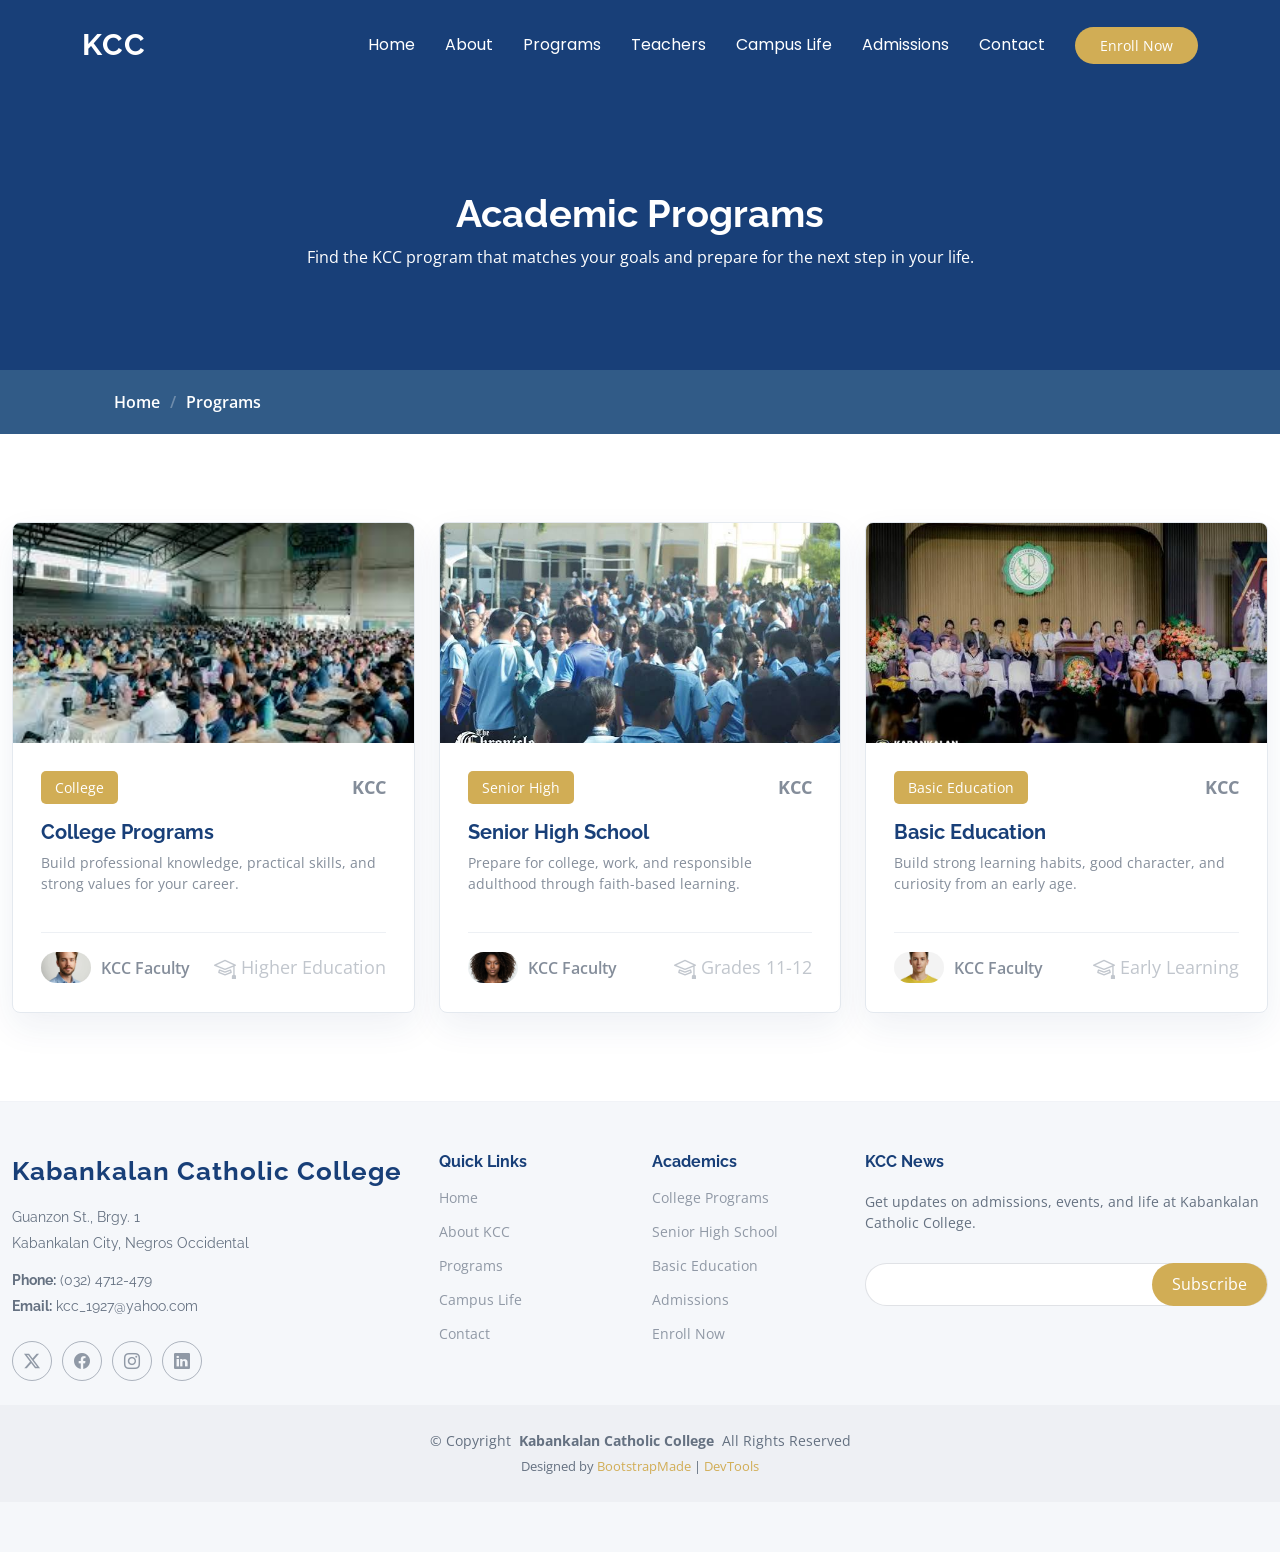
<file: courses.html>
<!DOCTYPE html>
<html lang="en">

<head>
  <meta charset="utf-8">
  <meta content="width=device-width, initial-scale=1.0" name="viewport">
  <title>Programs - Kabankalan Catholic College</title>
  <meta name="description" content="Explore the academic programs at Kabankalan Catholic College.">
  <meta name="keywords" content="KCC programs, college, senior high school, basic education">

  <!-- Favicons -->
  <link href="assets/img/favicon.png" rel="icon">
  <link href="assets/img/apple-touch-icon.png" rel="apple-touch-icon">

  <!-- Fonts -->
  <link href="https://fonts.googleapis.com" rel="preconnect">
  <link href="https://fonts.gstatic.com" rel="preconnect" crossorigin>
  <link
    href="https://fonts.googleapis.com/css2?family=Open+Sans:ital,wght@0,300;0,400;0,500;0,600;0,700;0,800;1,300;1,400;1,500;1,600;1,700;1,800&family=Poppins:ital,wght@0,100;0,200;0,300;0,400;0,500;0,600;0,700;0,800;0,900;1,100;1,200;1,300;1,400;1,500;1,600;1,700;1,800;1,900&family=Raleway:ital,wght@0,100;0,200;0,300;0,400;0,500;0,600;0,700;0,800;0,900;1,100;1,200;1,300;1,400;1,500;1,600;1,700;1,800;1,900&display=swap"
    rel="stylesheet">

  <!-- Vendor CSS Files -->
  <link href="assets/vendor/bootstrap/css/bootstrap.min.css" rel="stylesheet">
  <link href="assets/vendor/bootstrap-icons/bootstrap-icons.css" rel="stylesheet">
  <link href="assets/vendor/aos/aos.css" rel="stylesheet">
  <link href="assets/vendor/glightbox/css/glightbox.min.css" rel="stylesheet">
  <link href="assets/vendor/swiper/swiper-bundle.min.css" rel="stylesheet">

  <!-- Main CSS File -->
  <link href="assets/css/main.css" rel="stylesheet">

  <!-- =======================================================
  * Template adapted for Kabankalan Catholic College
  * Updated: Jul 07 2025 with Bootstrap v5.3.7
  * Author: BootstrapMade.com
  * License: https://bootstrapmade.com/license/
  ======================================================== -->
</head>

<body class="courses-page">

  <header id="header" class="header d-flex align-items-center sticky-top">
    <div class="container-fluid container-xl position-relative d-flex align-items-center">

      <a href="index.html" class="logo d-flex align-items-center me-auto">
        <!-- Uncomment the line below if you also wish to use an image logo -->
        <!-- <img src="assets/img/logo.webp" alt=""> -->
        <h1 class="sitename">KCC</h1>
      </a>

      <nav id="navmenu" class="navmenu">
        <ul>
          <li><a href="index.html">Home<br></a></li>
          <li><a href="about.html">About</a></li>
          <li><a href="courses.html" class="active">Programs</a></li>
          <li><a href="trainers.html">Teachers</a></li>
          <li><a href="events.html">Campus Life</a></li>
          <li><a href="pricing.html">Admissions</a></li>
          <li><a href="contact.html">Contact</a></li>
        </ul>
        <i class="mobile-nav-toggle d-xl-none bi bi-list"></i>
      </nav>

      <a class="btn-getstarted" href="https://kcc.wela.ph/" target="_blank" rel="noopener">Enroll Now</a>

    </div>
  </header>

  <main class="main">

    <!-- Page Title -->
    <div class="page-title" data-aos="fade">
      <div class="heading">
        <div class="container">
          <div class="row d-flex justify-content-center text-center">
            <div class="col-lg-8">
              <h1>Academic Programs</h1>
              <p class="mb-0">Find the KCC program that matches your goals and prepare for the next step in your life.</p>
            </div>
          </div>
        </div>
      </div>
      <nav class="breadcrumbs">
        <div class="container">
          <ol>
            <li><a href="index.html">Home</a></li>
            <li class="current">Programs</li>
          </ol>
        </div>
      </nav>
    </div><!-- End Page Title -->

    <!-- Courses Section -->
    <section id="courses" class="courses section">

      <div class="container">

        <div class="row">

          <div class="col-lg-4 col-md-6 d-flex align-items-stretch" data-aos="zoom-in" data-aos-delay="100">
            <div class="course-item">
              <img src="assets/img/picture/students.jpeg" class="img-fluid" alt="KCC students in a campus activity">
              <div class="course-content">
                <div class="d-flex justify-content-between align-items-center mb-3">
                  <p class="category">College</p>
                  <p class="price">KCC</p>
                </div>

                <h3><a href="course-details.html">College Programs</a></h3>
                <p class="description">Build professional knowledge, practical skills, and strong values for your career.</p>
                <div class="trainer d-flex justify-content-between align-items-center">
                  <div class="trainer-profile d-flex align-items-center">
                    <img src="assets/img/person/person-m-7.webp" class="img-fluid" alt="">
                    <a href="trainers.html" class="trainer-link">KCC Faculty</a>
                  </div>
                  <div class="trainer-rank d-flex align-items-center">
                    <i class="bi bi-mortarboard user-icon"></i>&nbsp;Higher Education
                  </div>
                </div>
              </div>
            </div>
          </div> <!-- End Course Item-->

          <div class="col-lg-4 col-md-6 d-flex align-items-stretch mt-4 mt-md-0" data-aos="zoom-in"
            data-aos-delay="200">
            <div class="course-item">
              <img src="assets/img/picture/classroom.jpeg" class="img-fluid" alt="KCC students in class">
              <div class="course-content">
                <div class="d-flex justify-content-between align-items-center mb-3">
                  <p class="category">Senior High</p>
                  <p class="price">KCC</p>
                </div>

                <h3><a href="course-details.html">Senior High School</a></h3>
                <p class="description">Prepare for college, work, and responsible adulthood through faith-based learning.</p>
                <div class="trainer d-flex justify-content-between align-items-center">
                  <div class="trainer-profile d-flex align-items-center">
                    <img src="assets/img/person/person-f-14.webp" class="img-fluid" alt="">
                    <a href="trainers.html" class="trainer-link">KCC Faculty</a>
                  </div>
                  <div class="trainer-rank d-flex align-items-center">
                    <i class="bi bi-mortarboard user-icon"></i>&nbsp;Grades 11-12
                  </div>
                </div>
              </div>
            </div>
          </div> <!-- End Course Item-->

          <div class="col-lg-4 col-md-6 d-flex align-items-stretch mt-4 mt-lg-0" data-aos="zoom-in"
            data-aos-delay="300">
            <div class="course-item">
              <img src="assets/img/picture/assembly.jpeg" class="img-fluid" alt="KCC student assembly">
              <div class="course-content">
                <div class="d-flex justify-content-between align-items-center mb-3">
                  <p class="category">Basic Education</p>
                  <p class="price">KCC</p>
                </div>

                <h3><a href="course-details.html">Basic Education</a></h3>
                <p class="description">Build strong learning habits, good character, and curiosity from an early age.</p>
                <div class="trainer d-flex justify-content-between align-items-center">
                  <div class="trainer-profile d-flex align-items-center">
                    <img src="assets/img/person/person-m-12.webp" class="img-fluid" alt="">
                    <a href="trainers.html" class="trainer-link">KCC Faculty</a>
                  </div>
                  <div class="trainer-rank d-flex align-items-center">
                    <i class="bi bi-mortarboard user-icon"></i>&nbsp;Early Learning
                  </div>
                </div>
              </div>
            </div>
          </div> <!-- End Course Item-->

        </div>

      </div>

    </section><!-- /Courses Section -->

  </main>

  <footer id="footer" class="footer position-relative light-background">

    <div class="container footer-top">
      <div class="row gy-4">
        <div class="col-lg-4 col-md-6 footer-about">
          <a href="index.html" class="logo d-flex align-items-center">
            <span class="sitename">Kabankalan Catholic College</span>
          </a>
          <div class="footer-contact pt-3">
            <p>Guanzon St., Brgy. 1</p>
            <p>Kabankalan City, Negros Occidental</p>
            <p class="mt-3"><strong>Phone:</strong> <span>(032) 4712-479</span></p>
            <p><strong>Email:</strong> <span>kcc_1927@yahoo.com</span></p>
          </div>
          <div class="social-links d-flex mt-4">
            <a href=""><i class="bi bi-twitter-x"></i></a>
            <a href=""><i class="bi bi-facebook"></i></a>
            <a href=""><i class="bi bi-instagram"></i></a>
            <a href=""><i class="bi bi-linkedin"></i></a>
          </div>
        </div>

        <div class="col-lg-2 col-md-3 footer-links">
          <h4>Quick Links</h4>
          <ul>
            <li><a href="index.html">Home</a></li>
            <li><a href="about.html">About KCC</a></li>
            <li><a href="courses.html">Programs</a></li>
            <li><a href="events.html">Campus Life</a></li>
            <li><a href="contact.html">Contact</a></li>
          </ul>
        </div>

        <div class="col-lg-2 col-md-3 footer-links">
          <h4>Academics</h4>
          <ul>
            <li><a href="courses.html">College Programs</a></li>
            <li><a href="courses.html">Senior High School</a></li>
            <li><a href="courses.html">Basic Education</a></li>
            <li><a href="pricing.html">Admissions</a></li>
            <li><a href="https://kcc.wela.ph/" target="_blank" rel="noopener">Enroll Now</a></li>
          </ul>
        </div>

        <div class="col-lg-4 col-md-12 footer-newsletter">
          <h4>KCC News</h4>
          <p>Get updates on admissions, events, and life at Kabankalan Catholic College.</p>
          <form action="#" method="post" class="email-form">
            <div class="newsletter-form"><input type="email" name="email"><input type="submit" value="Subscribe"></div>
            <div class="loading">Loading</div>
            <div class="error-message"></div>
            <div class="sent-message">Your subscription request has been sent. Thank you!</div>
          </form>
        </div>

      </div>
    </div>

    <div class="container copyright text-center mt-4">
      <p>© <span>Copyright</span> <strong class="px-1 sitename">Kabankalan Catholic College</strong> <span>All Rights Reserved</span></p>
      <div class="credits">
        <!-- All the links in the footer should remain intact. -->
        <!-- You can delete the links only if you've purchased the pro version. -->
        <!-- Licensing information: https://bootstrapmade.com/license/ -->
        Designed by <a href="https://bootstrapmade.com/">BootstrapMade</a> | <a
          href="https://bootstrapmade.com/tools/">DevTools</a>
      </div>
    </div>

  </footer>

  <!-- Scroll Top -->
  <a href="#" id="scroll-top" class="scroll-top d-flex align-items-center justify-content-center"><i
      class="bi bi-arrow-up-short"></i></a>

  <!-- Preloader -->
  <div id="preloader"></div>

  <!-- Vendor JS Files -->
  <script src="assets/vendor/bootstrap/js/bootstrap.bundle.min.js"></script>
  <script src="assets/vendor/aos/aos.js"></script>
  <script src="assets/vendor/glightbox/js/glightbox.min.js"></script>
  <script src="assets/vendor/purecounter/purecounter_vanilla.js"></script>
  <script src="assets/vendor/swiper/swiper-bundle.min.js"></script>

  <!-- Main JS File -->
  <script src="assets/js/main.js"></script>

</body>

</html>
</file>
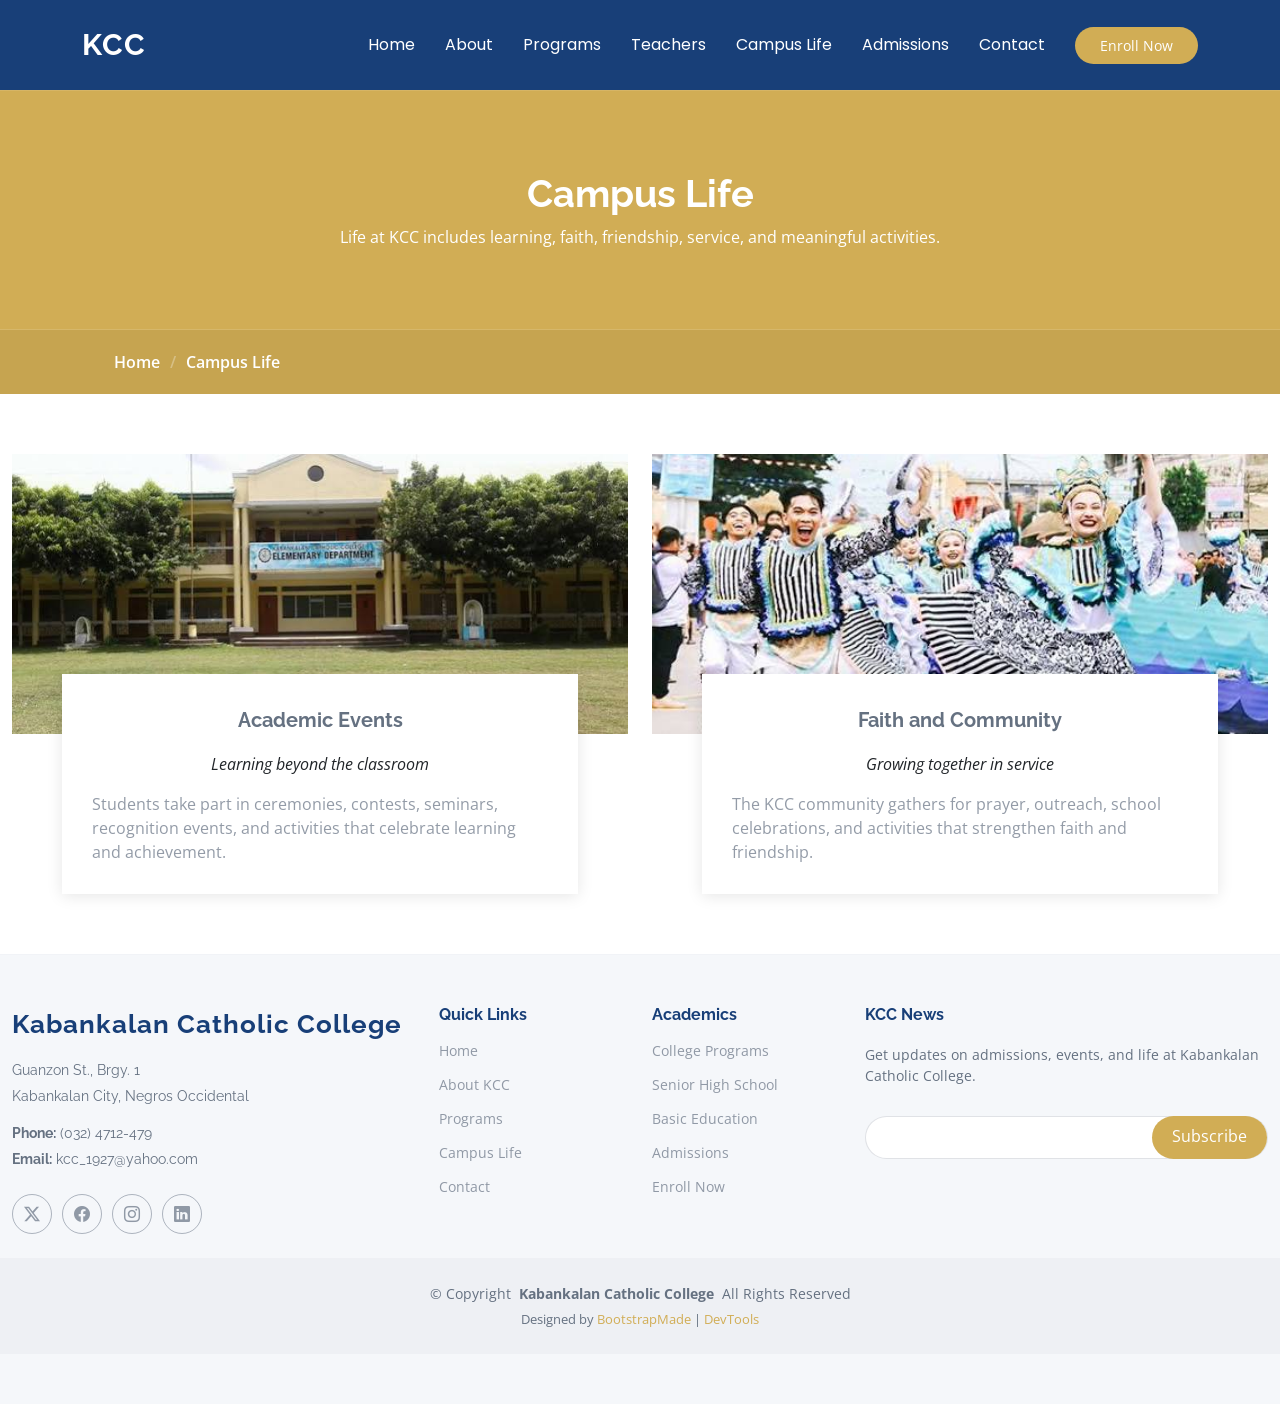
<file: events.html>
<!DOCTYPE html>
<html lang="en">

<head>
  <meta charset="utf-8">
  <meta content="width=device-width, initial-scale=1.0" name="viewport">
  <title>Campus Life - Kabankalan Catholic College</title>
  <meta name="description" content="Discover campus activities and community life at Kabankalan Catholic College.">
  <meta name="keywords" content="KCC campus life, student activities, events, Kabankalan Catholic College">

  <!-- Favicons -->
  <link href="assets/img/favicon.png" rel="icon">
  <link href="assets/img/apple-touch-icon.png" rel="apple-touch-icon">

  <!-- Fonts -->
  <link href="https://fonts.googleapis.com" rel="preconnect">
  <link href="https://fonts.gstatic.com" rel="preconnect" crossorigin>
  <link href="https://fonts.googleapis.com/css2?family=Open+Sans:ital,wght@0,300;0,400;0,500;0,600;0,700;0,800;1,300;1,400;1,500;1,600;1,700;1,800&family=Poppins:ital,wght@0,100;0,200;0,300;0,400;0,500;0,600;0,700;0,800;0,900;1,100;1,200;1,300;1,400;1,500;1,600;1,700;1,800;1,900&family=Raleway:ital,wght@0,100;0,200;0,300;0,400;0,500;0,600;0,700;0,800;0,900;1,100;1,200;1,300;1,400;1,500;1,600;1,700;1,800;1,900&display=swap" rel="stylesheet">

  <!-- Vendor CSS Files -->
  <link href="assets/vendor/bootstrap/css/bootstrap.min.css" rel="stylesheet">
  <link href="assets/vendor/bootstrap-icons/bootstrap-icons.css" rel="stylesheet">
  <link href="assets/vendor/aos/aos.css" rel="stylesheet">
  <link href="assets/vendor/glightbox/css/glightbox.min.css" rel="stylesheet">
  <link href="assets/vendor/swiper/swiper-bundle.min.css" rel="stylesheet">

  <!-- Main CSS File -->
  <link href="assets/css/main.css" rel="stylesheet">

  <!-- =======================================================
  * Template adapted for Kabankalan Catholic College
  * Updated: Jul 07 2025 with Bootstrap v5.3.7
  * Author: BootstrapMade.com
  * License: https://bootstrapmade.com/license/
  ======================================================== -->
</head>

<body class="events-page">

  <header id="header" class="header d-flex align-items-center sticky-top">
    <div class="container-fluid container-xl position-relative d-flex align-items-center">

      <a href="index.html" class="logo d-flex align-items-center me-auto">
        <!-- Uncomment the line below if you also wish to use an image logo -->
        <!-- <img src="assets/img/logo.webp" alt=""> -->
        <h1 class="sitename">KCC</h1>
      </a>

      <nav id="navmenu" class="navmenu">
        <ul>
          <li><a href="index.html">Home<br></a></li>
          <li><a href="about.html">About</a></li>
          <li><a href="courses.html">Programs</a></li>
          <li><a href="trainers.html">Teachers</a></li>
          <li><a href="events.html" class="active">Campus Life</a></li>
          <li><a href="pricing.html">Admissions</a></li>
          <li><a href="contact.html">Contact</a></li>
        </ul>
        <i class="mobile-nav-toggle d-xl-none bi bi-list"></i>
      </nav>

      <a class="btn-getstarted" href="https://kcc.wela.ph/" target="_blank" rel="noopener">Enroll Now</a>

    </div>
  </header>

  <main class="main">

    <!-- Page Title -->
    <div class="page-title" data-aos="fade">
      <div class="heading">
        <div class="container">
          <div class="row d-flex justify-content-center text-center">
            <div class="col-lg-8">
              <h1>Campus Life</h1>
              <p class="mb-0">Life at KCC includes learning, faith, friendship, service, and meaningful activities.</p>
            </div>
          </div>
        </div>
      </div>
      <nav class="breadcrumbs">
        <div class="container">
          <ol>
            <li><a href="index.html">Home</a></li>
            <li class="current">Campus Life</li>
          </ol>
        </div>
      </nav>
    </div><!-- End Page Title -->

    <!-- Events Section -->
    <section id="events" class="events section">

      <div class="container" data-aos="fade-up">

        <div class="row">
          <div class="col-md-6 d-flex align-items-stretch">
            <div class="card">
              <div class="card-img">
                <img src="assets/img/picture/ceremony.jpeg" alt="KCC academic ceremony">
              </div>
              <div class="card-body">
                <h5 class="card-title"><a href="">Academic Events</a></h5>
                <p class="fst-italic text-center">Learning beyond the classroom</p>
                <p class="card-text">Students take part in ceremonies, contests, seminars, recognition events, and activities that celebrate learning and achievement.</p>
              </div>
            </div>
          </div>
          <div class="col-md-6 d-flex align-items-stretch">
            <div class="card">
              <div class="card-img">
                <img src="assets/img/picture/parade.jpeg" alt="KCC community parade and celebration">
              </div>
              <div class="card-body">
                <h5 class="card-title"><a href="">Faith and Community</a></h5>
                <p class="fst-italic text-center">Growing together in service</p>
                <p class="card-text">The KCC community gathers for prayer, outreach, school celebrations, and activities that strengthen faith and friendship.</p>
              </div>
            </div>

          </div>
        </div>

      </div>

    </section><!-- /Events Section -->

  </main>

  <footer id="footer" class="footer position-relative light-background">

    <div class="container footer-top">
      <div class="row gy-4">
        <div class="col-lg-4 col-md-6 footer-about">
          <a href="index.html" class="logo d-flex align-items-center">
            <span class="sitename">Kabankalan Catholic College</span>
          </a>
          <div class="footer-contact pt-3">
            <p>Guanzon St., Brgy. 1</p>
            <p>Kabankalan City, Negros Occidental</p>
            <p class="mt-3"><strong>Phone:</strong> <span>(032) 4712-479</span></p>
            <p><strong>Email:</strong> <span>kcc_1927@yahoo.com</span></p>
          </div>
          <div class="social-links d-flex mt-4">
            <a href=""><i class="bi bi-twitter-x"></i></a>
            <a href=""><i class="bi bi-facebook"></i></a>
            <a href=""><i class="bi bi-instagram"></i></a>
            <a href=""><i class="bi bi-linkedin"></i></a>
          </div>
        </div>

        <div class="col-lg-2 col-md-3 footer-links">
          <h4>Quick Links</h4>
          <ul>
            <li><a href="index.html">Home</a></li>
            <li><a href="about.html">About KCC</a></li>
            <li><a href="courses.html">Programs</a></li>
            <li><a href="events.html">Campus Life</a></li>
            <li><a href="contact.html">Contact</a></li>
          </ul>
        </div>

        <div class="col-lg-2 col-md-3 footer-links">
          <h4>Academics</h4>
          <ul>
            <li><a href="courses.html">College Programs</a></li>
            <li><a href="courses.html">Senior High School</a></li>
            <li><a href="courses.html">Basic Education</a></li>
            <li><a href="pricing.html">Admissions</a></li>
            <li><a href="https://kcc.wela.ph/" target="_blank" rel="noopener">Enroll Now</a></li>
          </ul>
        </div>

        <div class="col-lg-4 col-md-12 footer-newsletter">
          <h4>KCC News</h4>
          <p>Get updates on admissions, events, and life at Kabankalan Catholic College.</p>
          <form action="#" method="post" class="email-form">
            <div class="newsletter-form"><input type="email" name="email"><input type="submit" value="Subscribe"></div>
            <div class="loading">Loading</div>
            <div class="error-message"></div>
            <div class="sent-message">Your subscription request has been sent. Thank you!</div>
          </form>
        </div>

      </div>
    </div>

    <div class="container copyright text-center mt-4">
      <p>© <span>Copyright</span> <strong class="px-1 sitename">Kabankalan Catholic College</strong> <span>All Rights Reserved</span></p>
      <div class="credits">
        <!-- All the links in the footer should remain intact. -->
        <!-- You can delete the links only if you've purchased the pro version. -->
        <!-- Licensing information: https://bootstrapmade.com/license/ -->
        Designed by <a href="https://bootstrapmade.com/">BootstrapMade</a> | <a href="https://bootstrapmade.com/tools/">DevTools</a>
      </div>
    </div>

  </footer>

  <!-- Scroll Top -->
  <a href="#" id="scroll-top" class="scroll-top d-flex align-items-center justify-content-center"><i class="bi bi-arrow-up-short"></i></a>

  <!-- Preloader -->
  <div id="preloader"></div>

  <!-- Vendor JS Files -->
  <script src="assets/vendor/bootstrap/js/bootstrap.bundle.min.js"></script>
  <script src="assets/vendor/aos/aos.js"></script>
  <script src="assets/vendor/glightbox/js/glightbox.min.js"></script>
  <script src="assets/vendor/purecounter/purecounter_vanilla.js"></script>
  <script src="assets/vendor/swiper/swiper-bundle.min.js"></script>

  <!-- Main JS File -->
  <script src="assets/js/main.js"></script>

</body>

</html>
</file>
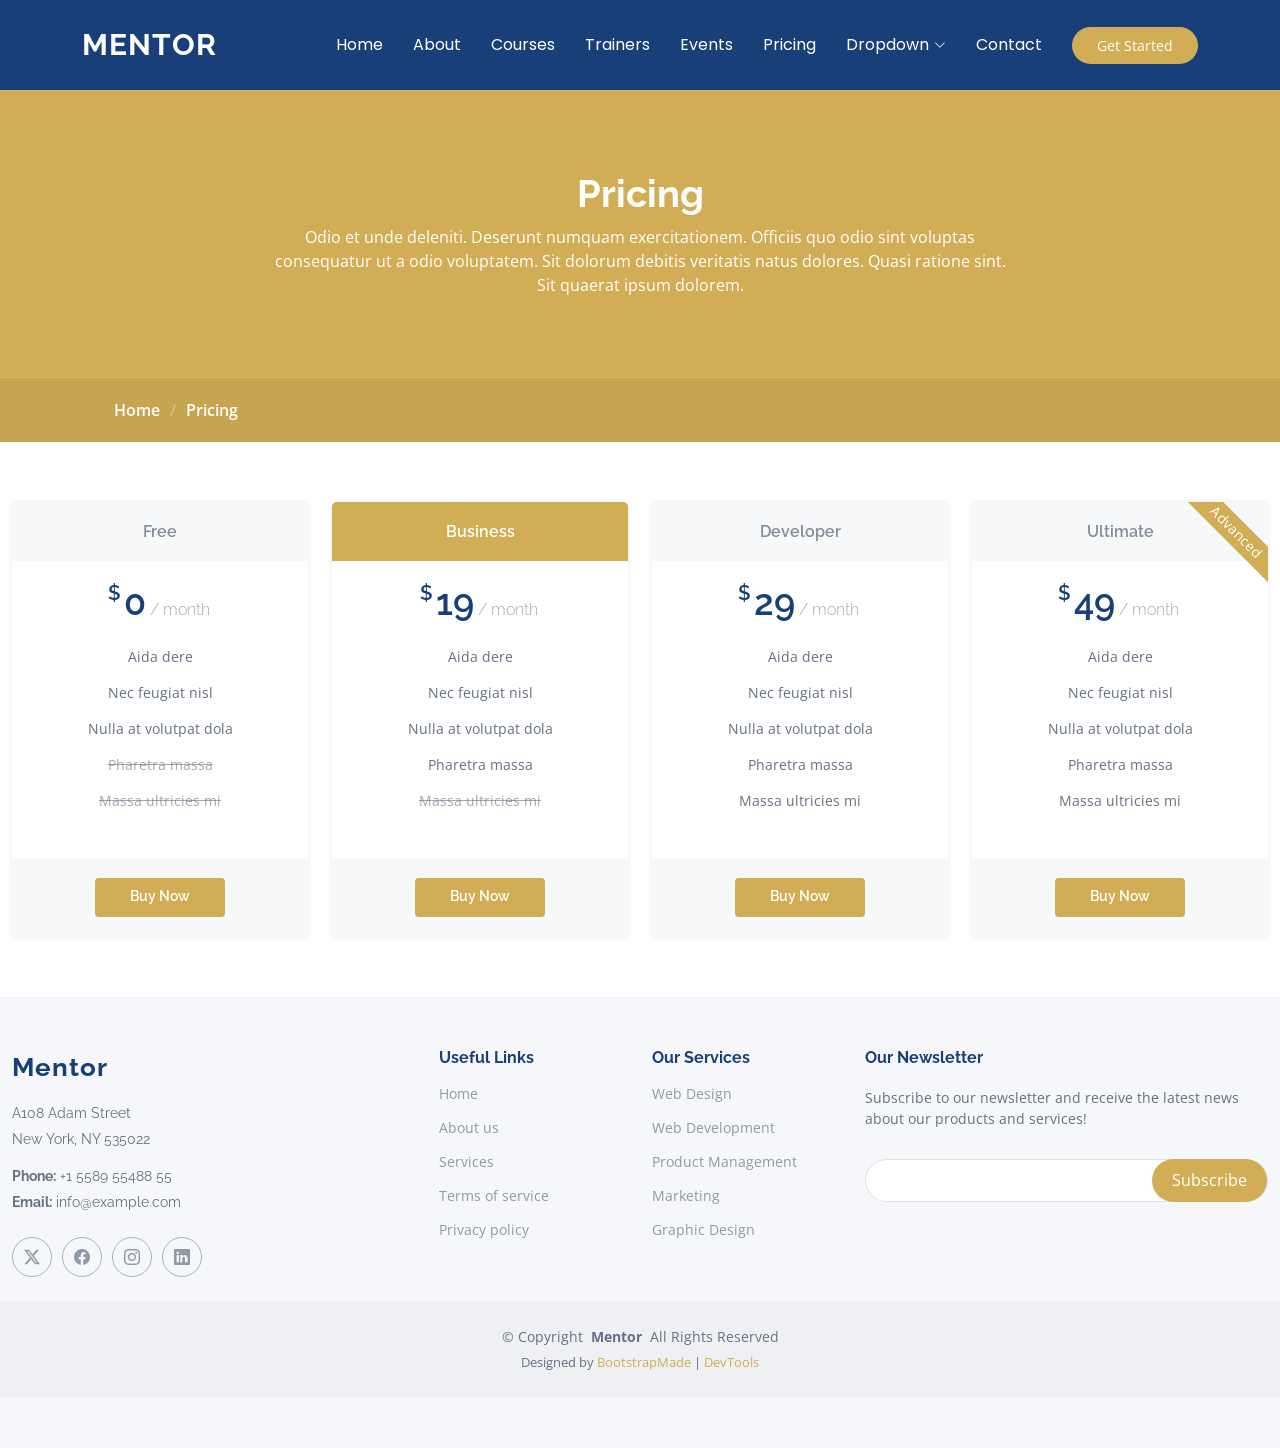
<file: pricing.html>
<!DOCTYPE html>
<html lang="en">

<head>
  <meta charset="utf-8">
  <meta content="width=device-width, initial-scale=1.0" name="viewport">
  <title>Pricing - Mentor Bootstrap Template</title>
  <meta name="description" content="">
  <meta name="keywords" content="">

  <!-- Favicons -->
  <link href="assets/img/favicon.png" rel="icon">
  <link href="assets/img/apple-touch-icon.png" rel="apple-touch-icon">

  <!-- Fonts -->
  <link href="https://fonts.googleapis.com" rel="preconnect">
  <link href="https://fonts.gstatic.com" rel="preconnect" crossorigin>
  <link href="https://fonts.googleapis.com/css2?family=Open+Sans:ital,wght@0,300;0,400;0,500;0,600;0,700;0,800;1,300;1,400;1,500;1,600;1,700;1,800&family=Poppins:ital,wght@0,100;0,200;0,300;0,400;0,500;0,600;0,700;0,800;0,900;1,100;1,200;1,300;1,400;1,500;1,600;1,700;1,800;1,900&family=Raleway:ital,wght@0,100;0,200;0,300;0,400;0,500;0,600;0,700;0,800;0,900;1,100;1,200;1,300;1,400;1,500;1,600;1,700;1,800;1,900&display=swap" rel="stylesheet">

  <!-- Vendor CSS Files -->
  <link href="assets/vendor/bootstrap/css/bootstrap.min.css" rel="stylesheet">
  <link href="assets/vendor/bootstrap-icons/bootstrap-icons.css" rel="stylesheet">
  <link href="assets/vendor/aos/aos.css" rel="stylesheet">
  <link href="assets/vendor/glightbox/css/glightbox.min.css" rel="stylesheet">
  <link href="assets/vendor/swiper/swiper-bundle.min.css" rel="stylesheet">

  <!-- Main CSS File -->
  <link href="assets/css/main.css" rel="stylesheet">

  <!-- =======================================================
  * Template Name: Mentor
  * Template URL: https://bootstrapmade.com/mentor-free-education-bootstrap-theme/
  * Updated: Jul 07 2025 with Bootstrap v5.3.7
  * Author: BootstrapMade.com
  * License: https://bootstrapmade.com/license/
  ======================================================== -->
</head>

<body class="pricing-page">

  <header id="header" class="header d-flex align-items-center sticky-top">
    <div class="container-fluid container-xl position-relative d-flex align-items-center">

      <a href="index.html" class="logo d-flex align-items-center me-auto">
        <!-- Uncomment the line below if you also wish to use an image logo -->
        <!-- <img src="assets/img/logo.webp" alt=""> -->
        <h1 class="sitename">Mentor</h1>
      </a>

      <nav id="navmenu" class="navmenu">
        <ul>
          <li><a href="index.html">Home<br></a></li>
          <li><a href="about.html">About</a></li>
          <li><a href="courses.html">Courses</a></li>
          <li><a href="trainers.html">Trainers</a></li>
          <li><a href="events.html">Events</a></li>
          <li><a href="pricing.html" class="active">Pricing</a></li>
          <li class="dropdown"><a href="#"><span>Dropdown</span> <i class="bi bi-chevron-down toggle-dropdown"></i></a>
            <ul>
              <li><a href="#">Dropdown 1</a></li>
              <li class="dropdown"><a href="#"><span>Deep Dropdown</span> <i class="bi bi-chevron-down toggle-dropdown"></i></a>
                <ul>
                  <li><a href="#">Deep Dropdown 1</a></li>
                  <li><a href="#">Deep Dropdown 2</a></li>
                  <li><a href="#">Deep Dropdown 3</a></li>
                  <li><a href="#">Deep Dropdown 4</a></li>
                  <li><a href="#">Deep Dropdown 5</a></li>
                </ul>
              </li>
              <li><a href="#">Dropdown 2</a></li>
              <li><a href="#">Dropdown 3</a></li>
              <li><a href="#">Dropdown 4</a></li>
            </ul>
          </li>
          <li><a href="contact.html">Contact</a></li>
        </ul>
        <i class="mobile-nav-toggle d-xl-none bi bi-list"></i>
      </nav>

      <a class="btn-getstarted" href="courses.html">Get Started</a>

    </div>
  </header>

  <main class="main">

    <!-- Page Title -->
    <div class="page-title" data-aos="fade">
      <div class="heading">
        <div class="container">
          <div class="row d-flex justify-content-center text-center">
            <div class="col-lg-8">
              <h1>Pricing</h1>
              <p class="mb-0">Odio et unde deleniti. Deserunt numquam exercitationem. Officiis quo odio sint voluptas consequatur ut a odio voluptatem. Sit dolorum debitis veritatis natus dolores. Quasi ratione sint. Sit quaerat ipsum dolorem.</p>
            </div>
          </div>
        </div>
      </div>
      <nav class="breadcrumbs">
        <div class="container">
          <ol>
            <li><a href="index.html">Home</a></li>
            <li class="current">Pricing</li>
          </ol>
        </div>
      </nav>
    </div><!-- End Page Title -->

    <!-- Pricing Section -->
    <section id="pricing" class="pricing section">

      <div class="container">

        <div class="row gy-3">

          <div class="col-xl-3 col-lg-6" data-aos="fade-up" data-aos-delay="100">
            <div class="pricing-item">
              <h3>Free</h3>
              <h4><sup>$</sup>0<span> / month</span></h4>
              <ul>
                <li>Aida dere</li>
                <li>Nec feugiat nisl</li>
                <li>Nulla at volutpat dola</li>
                <li class="na">Pharetra massa</li>
                <li class="na">Massa ultricies mi</li>
              </ul>
              <div class="btn-wrap">
                <a href="#" class="btn-buy">Buy Now</a>
              </div>
            </div>
          </div><!-- End Pricing Item -->

          <div class="col-xl-3 col-lg-6" data-aos="fade-up" data-aos-delay="200">
            <div class="pricing-item featured">
              <h3>Business</h3>
              <h4><sup>$</sup>19<span> / month</span></h4>
              <ul>
                <li>Aida dere</li>
                <li>Nec feugiat nisl</li>
                <li>Nulla at volutpat dola</li>
                <li>Pharetra massa</li>
                <li class="na">Massa ultricies mi</li>
              </ul>
              <div class="btn-wrap">
                <a href="#" class="btn-buy">Buy Now</a>
              </div>
            </div>
          </div><!-- End Pricing Item -->

          <div class="col-xl-3 col-lg-6" data-aos="fade-up" data-aos-delay="400">
            <div class="pricing-item">
              <h3>Developer</h3>
              <h4><sup>$</sup>29<span> / month</span></h4>
              <ul>
                <li>Aida dere</li>
                <li>Nec feugiat nisl</li>
                <li>Nulla at volutpat dola</li>
                <li>Pharetra massa</li>
                <li>Massa ultricies mi</li>
              </ul>
              <div class="btn-wrap">
                <a href="#" class="btn-buy">Buy Now</a>
              </div>
            </div>
          </div><!-- End Pricing Item -->

          <div class="col-xl-3 col-lg-6" data-aos="fade-up" data-aos-delay="400">
            <div class="pricing-item">
              <span class="advanced">Advanced</span>
              <h3>Ultimate</h3>
              <h4><sup>$</sup>49<span> / month</span></h4>
              <ul>
                <li>Aida dere</li>
                <li>Nec feugiat nisl</li>
                <li>Nulla at volutpat dola</li>
                <li>Pharetra massa</li>
                <li>Massa ultricies mi</li>
              </ul>
              <div class="btn-wrap">
                <a href="#" class="btn-buy">Buy Now</a>
              </div>
            </div>
          </div><!-- End Pricing Item -->

        </div>

      </div>

    </section><!-- /Pricing Section -->

  </main>

  <footer id="footer" class="footer position-relative light-background">

    <div class="container footer-top">
      <div class="row gy-4">
        <div class="col-lg-4 col-md-6 footer-about">
          <a href="index.html" class="logo d-flex align-items-center">
            <span class="sitename">Mentor</span>
          </a>
          <div class="footer-contact pt-3">
            <p>A108 Adam Street</p>
            <p>New York, NY 535022</p>
            <p class="mt-3"><strong>Phone:</strong> <span>+1 5589 55488 55</span></p>
            <p><strong>Email:</strong> <span>info@example.com</span></p>
          </div>
          <div class="social-links d-flex mt-4">
            <a href=""><i class="bi bi-twitter-x"></i></a>
            <a href=""><i class="bi bi-facebook"></i></a>
            <a href=""><i class="bi bi-instagram"></i></a>
            <a href=""><i class="bi bi-linkedin"></i></a>
          </div>
        </div>

        <div class="col-lg-2 col-md-3 footer-links">
          <h4>Useful Links</h4>
          <ul>
            <li><a href="#">Home</a></li>
            <li><a href="#">About us</a></li>
            <li><a href="#">Services</a></li>
            <li><a href="#">Terms of service</a></li>
            <li><a href="#">Privacy policy</a></li>
          </ul>
        </div>

        <div class="col-lg-2 col-md-3 footer-links">
          <h4>Our Services</h4>
          <ul>
            <li><a href="#">Web Design</a></li>
            <li><a href="#">Web Development</a></li>
            <li><a href="#">Product Management</a></li>
            <li><a href="#">Marketing</a></li>
            <li><a href="#">Graphic Design</a></li>
          </ul>
        </div>

        <div class="col-lg-4 col-md-12 footer-newsletter">
          <h4>Our Newsletter</h4>
          <p>Subscribe to our newsletter and receive the latest news about our products and services!</p>
          <form action="#" method="post" class="email-form">
            <div class="newsletter-form"><input type="email" name="email"><input type="submit" value="Subscribe"></div>
            <div class="loading">Loading</div>
            <div class="error-message"></div>
            <div class="sent-message">Your subscription request has been sent. Thank you!</div>
          </form>
        </div>

      </div>
    </div>

    <div class="container copyright text-center mt-4">
      <p>© <span>Copyright</span> <strong class="px-1 sitename">Mentor</strong> <span>All Rights Reserved</span></p>
      <div class="credits">
        <!-- All the links in the footer should remain intact. -->
        <!-- You can delete the links only if you've purchased the pro version. -->
        <!-- Licensing information: https://bootstrapmade.com/license/ -->
        Designed by <a href="https://bootstrapmade.com/">BootstrapMade</a> | <a href="https://bootstrapmade.com/tools/">DevTools</a>
      </div>
    </div>

  </footer>

  <!-- Scroll Top -->
  <a href="#" id="scroll-top" class="scroll-top d-flex align-items-center justify-content-center"><i class="bi bi-arrow-up-short"></i></a>

  <!-- Preloader -->
  <div id="preloader"></div>

  <!-- Vendor JS Files -->
  <script src="assets/vendor/bootstrap/js/bootstrap.bundle.min.js"></script>
  <script src="assets/vendor/aos/aos.js"></script>
  <script src="assets/vendor/glightbox/js/glightbox.min.js"></script>
  <script src="assets/vendor/purecounter/purecounter_vanilla.js"></script>
  <script src="assets/vendor/swiper/swiper-bundle.min.js"></script>

  <!-- Main JS File -->
  <script src="assets/js/main.js"></script>

</body>

</html>
</file>
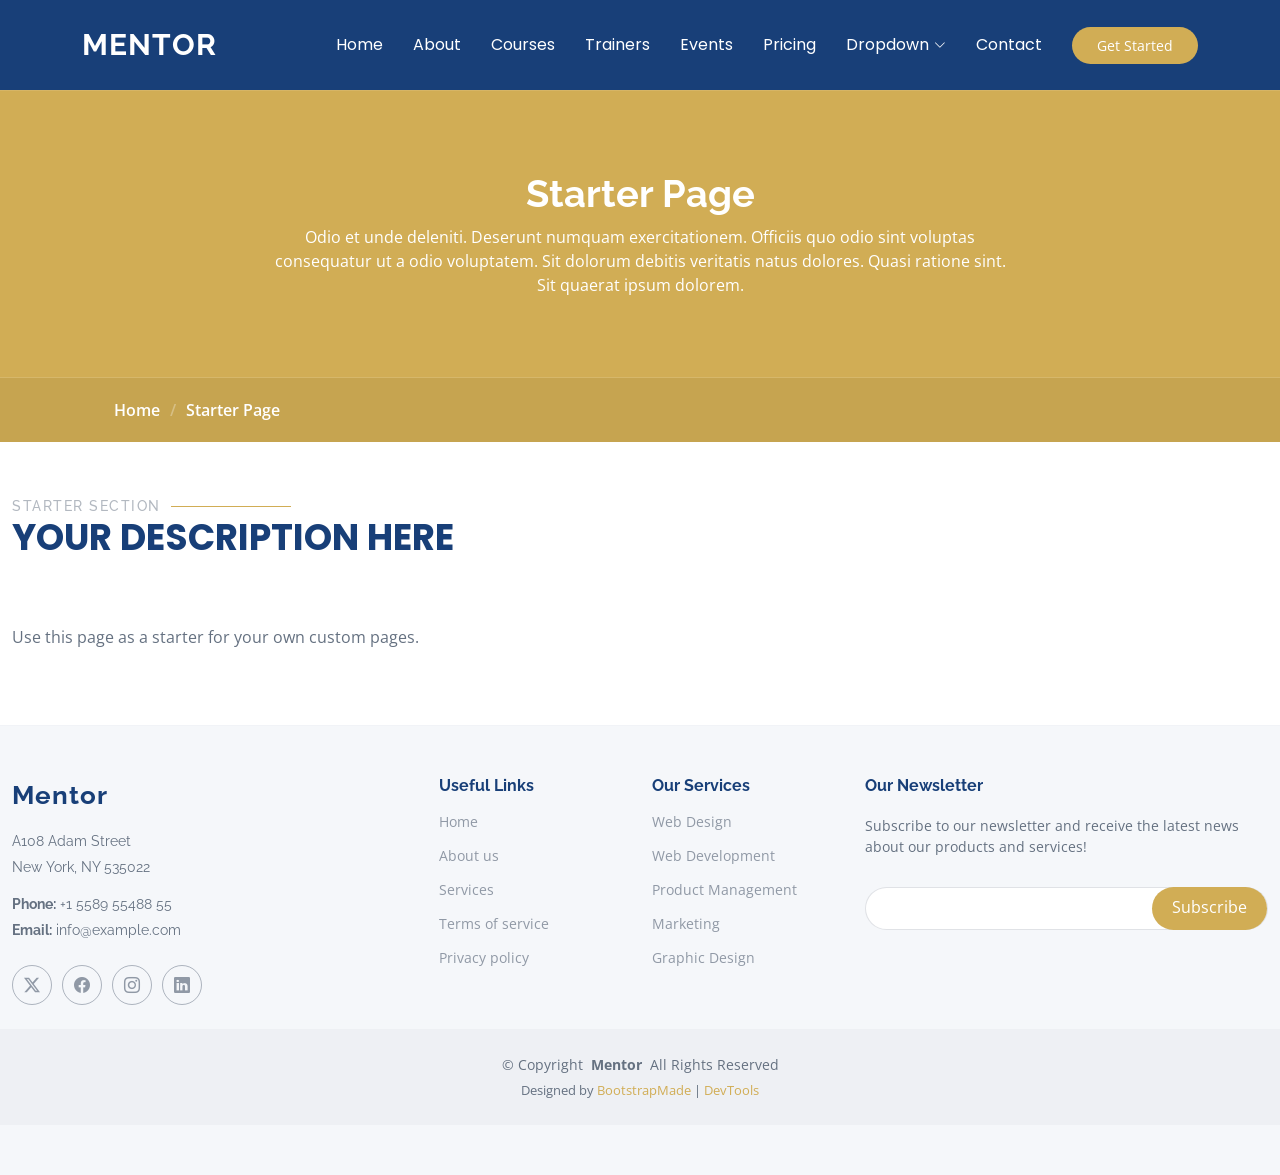
<file: starter-page.html>
<!DOCTYPE html>
<html lang="en">

<head>
  <meta charset="utf-8">
  <meta content="width=device-width, initial-scale=1.0" name="viewport">
  <title>Starter Page - Mentor Bootstrap Template</title>
  <meta name="description" content="">
  <meta name="keywords" content="">

  <!-- Favicons -->
  <link href="assets/img/favicon.png" rel="icon">
  <link href="assets/img/apple-touch-icon.png" rel="apple-touch-icon">

  <!-- Fonts -->
  <link href="https://fonts.googleapis.com" rel="preconnect">
  <link href="https://fonts.gstatic.com" rel="preconnect" crossorigin>
  <link href="https://fonts.googleapis.com/css2?family=Open+Sans:ital,wght@0,300;0,400;0,500;0,600;0,700;0,800;1,300;1,400;1,500;1,600;1,700;1,800&family=Poppins:ital,wght@0,100;0,200;0,300;0,400;0,500;0,600;0,700;0,800;0,900;1,100;1,200;1,300;1,400;1,500;1,600;1,700;1,800;1,900&family=Raleway:ital,wght@0,100;0,200;0,300;0,400;0,500;0,600;0,700;0,800;0,900;1,100;1,200;1,300;1,400;1,500;1,600;1,700;1,800;1,900&display=swap" rel="stylesheet">

  <!-- Vendor CSS Files -->
  <link href="assets/vendor/bootstrap/css/bootstrap.min.css" rel="stylesheet">
  <link href="assets/vendor/bootstrap-icons/bootstrap-icons.css" rel="stylesheet">
  <link href="assets/vendor/aos/aos.css" rel="stylesheet">
  <link href="assets/vendor/glightbox/css/glightbox.min.css" rel="stylesheet">
  <link href="assets/vendor/swiper/swiper-bundle.min.css" rel="stylesheet">

  <!-- Main CSS File -->
  <link href="assets/css/main.css" rel="stylesheet">

  <!-- =======================================================
  * Template Name: Mentor
  * Template URL: https://bootstrapmade.com/mentor-free-education-bootstrap-theme/
  * Updated: Jul 07 2025 with Bootstrap v5.3.7
  * Author: BootstrapMade.com
  * License: https://bootstrapmade.com/license/
  ======================================================== -->
</head>

<body class="starter-page-page">

  <header id="header" class="header d-flex align-items-center sticky-top">
    <div class="container-fluid container-xl position-relative d-flex align-items-center">

      <a href="index.html" class="logo d-flex align-items-center me-auto">
        <!-- Uncomment the line below if you also wish to use an image logo -->
        <!-- <img src="assets/img/logo.webp" alt=""> -->
        <h1 class="sitename">Mentor</h1>
      </a>

      <nav id="navmenu" class="navmenu">
        <ul>
          <li><a href="index.html">Home<br></a></li>
          <li><a href="about.html">About</a></li>
          <li><a href="courses.html">Courses</a></li>
          <li><a href="trainers.html">Trainers</a></li>
          <li><a href="events.html">Events</a></li>
          <li><a href="pricing.html">Pricing</a></li>
          <li class="dropdown"><a href="#"><span>Dropdown</span> <i class="bi bi-chevron-down toggle-dropdown"></i></a>
            <ul>
              <li><a href="#">Dropdown 1</a></li>
              <li class="dropdown"><a href="#"><span>Deep Dropdown</span> <i class="bi bi-chevron-down toggle-dropdown"></i></a>
                <ul>
                  <li><a href="#">Deep Dropdown 1</a></li>
                  <li><a href="#">Deep Dropdown 2</a></li>
                  <li><a href="#">Deep Dropdown 3</a></li>
                  <li><a href="#">Deep Dropdown 4</a></li>
                  <li><a href="#">Deep Dropdown 5</a></li>
                </ul>
              </li>
              <li><a href="#">Dropdown 2</a></li>
              <li><a href="#">Dropdown 3</a></li>
              <li><a href="#">Dropdown 4</a></li>
            </ul>
          </li>
          <li><a href="contact.html">Contact</a></li>
        </ul>
        <i class="mobile-nav-toggle d-xl-none bi bi-list"></i>
      </nav>

      <a class="btn-getstarted" href="courses.html">Get Started</a>

    </div>
  </header>

  <main class="main">

    <!-- Page Title -->
    <div class="page-title" data-aos="fade">
      <div class="heading">
        <div class="container">
          <div class="row d-flex justify-content-center text-center">
            <div class="col-lg-8">
              <h1>Starter Page</h1>
              <p class="mb-0">Odio et unde deleniti. Deserunt numquam exercitationem. Officiis quo odio sint voluptas consequatur ut a odio voluptatem. Sit dolorum debitis veritatis natus dolores. Quasi ratione sint. Sit quaerat ipsum dolorem.</p>
            </div>
          </div>
        </div>
      </div>
      <nav class="breadcrumbs">
        <div class="container">
          <ol>
            <li><a href="index.html">Home</a></li>
            <li class="current">Starter Page</li>
          </ol>
        </div>
      </nav>
    </div><!-- End Page Title -->

    <!-- Starter Section Section -->
    <section id="starter-section" class="starter-section section">

      <!-- Section Title -->
      <div class="container section-title" data-aos="fade-up">
        <h2>Starter Section</h2>
        <p>Your Description Here<br></p>
      </div><!-- End Section Title -->

      <div class="container" data-aos="fade-up">
        <p>Use this page as a starter for your own custom pages.</p>
      </div>

    </section><!-- /Starter Section Section -->

  </main>

  <footer id="footer" class="footer position-relative light-background">

    <div class="container footer-top">
      <div class="row gy-4">
        <div class="col-lg-4 col-md-6 footer-about">
          <a href="index.html" class="logo d-flex align-items-center">
            <span class="sitename">Mentor</span>
          </a>
          <div class="footer-contact pt-3">
            <p>A108 Adam Street</p>
            <p>New York, NY 535022</p>
            <p class="mt-3"><strong>Phone:</strong> <span>+1 5589 55488 55</span></p>
            <p><strong>Email:</strong> <span>info@example.com</span></p>
          </div>
          <div class="social-links d-flex mt-4">
            <a href=""><i class="bi bi-twitter-x"></i></a>
            <a href=""><i class="bi bi-facebook"></i></a>
            <a href=""><i class="bi bi-instagram"></i></a>
            <a href=""><i class="bi bi-linkedin"></i></a>
          </div>
        </div>

        <div class="col-lg-2 col-md-3 footer-links">
          <h4>Useful Links</h4>
          <ul>
            <li><a href="#">Home</a></li>
            <li><a href="#">About us</a></li>
            <li><a href="#">Services</a></li>
            <li><a href="#">Terms of service</a></li>
            <li><a href="#">Privacy policy</a></li>
          </ul>
        </div>

        <div class="col-lg-2 col-md-3 footer-links">
          <h4>Our Services</h4>
          <ul>
            <li><a href="#">Web Design</a></li>
            <li><a href="#">Web Development</a></li>
            <li><a href="#">Product Management</a></li>
            <li><a href="#">Marketing</a></li>
            <li><a href="#">Graphic Design</a></li>
          </ul>
        </div>

        <div class="col-lg-4 col-md-12 footer-newsletter">
          <h4>Our Newsletter</h4>
          <p>Subscribe to our newsletter and receive the latest news about our products and services!</p>
          <form action="#" method="post" class="email-form">
            <div class="newsletter-form"><input type="email" name="email"><input type="submit" value="Subscribe"></div>
            <div class="loading">Loading</div>
            <div class="error-message"></div>
            <div class="sent-message">Your subscription request has been sent. Thank you!</div>
          </form>
        </div>

      </div>
    </div>

    <div class="container copyright text-center mt-4">
      <p>© <span>Copyright</span> <strong class="px-1 sitename">Mentor</strong> <span>All Rights Reserved</span></p>
      <div class="credits">
        <!-- All the links in the footer should remain intact. -->
        <!-- You can delete the links only if you've purchased the pro version. -->
        <!-- Licensing information: https://bootstrapmade.com/license/ -->
        Designed by <a href="https://bootstrapmade.com/">BootstrapMade</a> | <a href="https://bootstrapmade.com/tools/">DevTools</a>
      </div>
    </div>

  </footer>

  <!-- Scroll Top -->
  <a href="#" id="scroll-top" class="scroll-top d-flex align-items-center justify-content-center"><i class="bi bi-arrow-up-short"></i></a>

  <!-- Preloader -->
  <div id="preloader"></div>

  <!-- Vendor JS Files -->
  <script src="assets/vendor/bootstrap/js/bootstrap.bundle.min.js"></script>
  <script src="assets/vendor/aos/aos.js"></script>
  <script src="assets/vendor/glightbox/js/glightbox.min.js"></script>
  <script src="assets/vendor/purecounter/purecounter_vanilla.js"></script>
  <script src="assets/vendor/swiper/swiper-bundle.min.js"></script>

  <!-- Main JS File -->
  <script src="assets/js/main.js"></script>

</body>

</html>
</file>
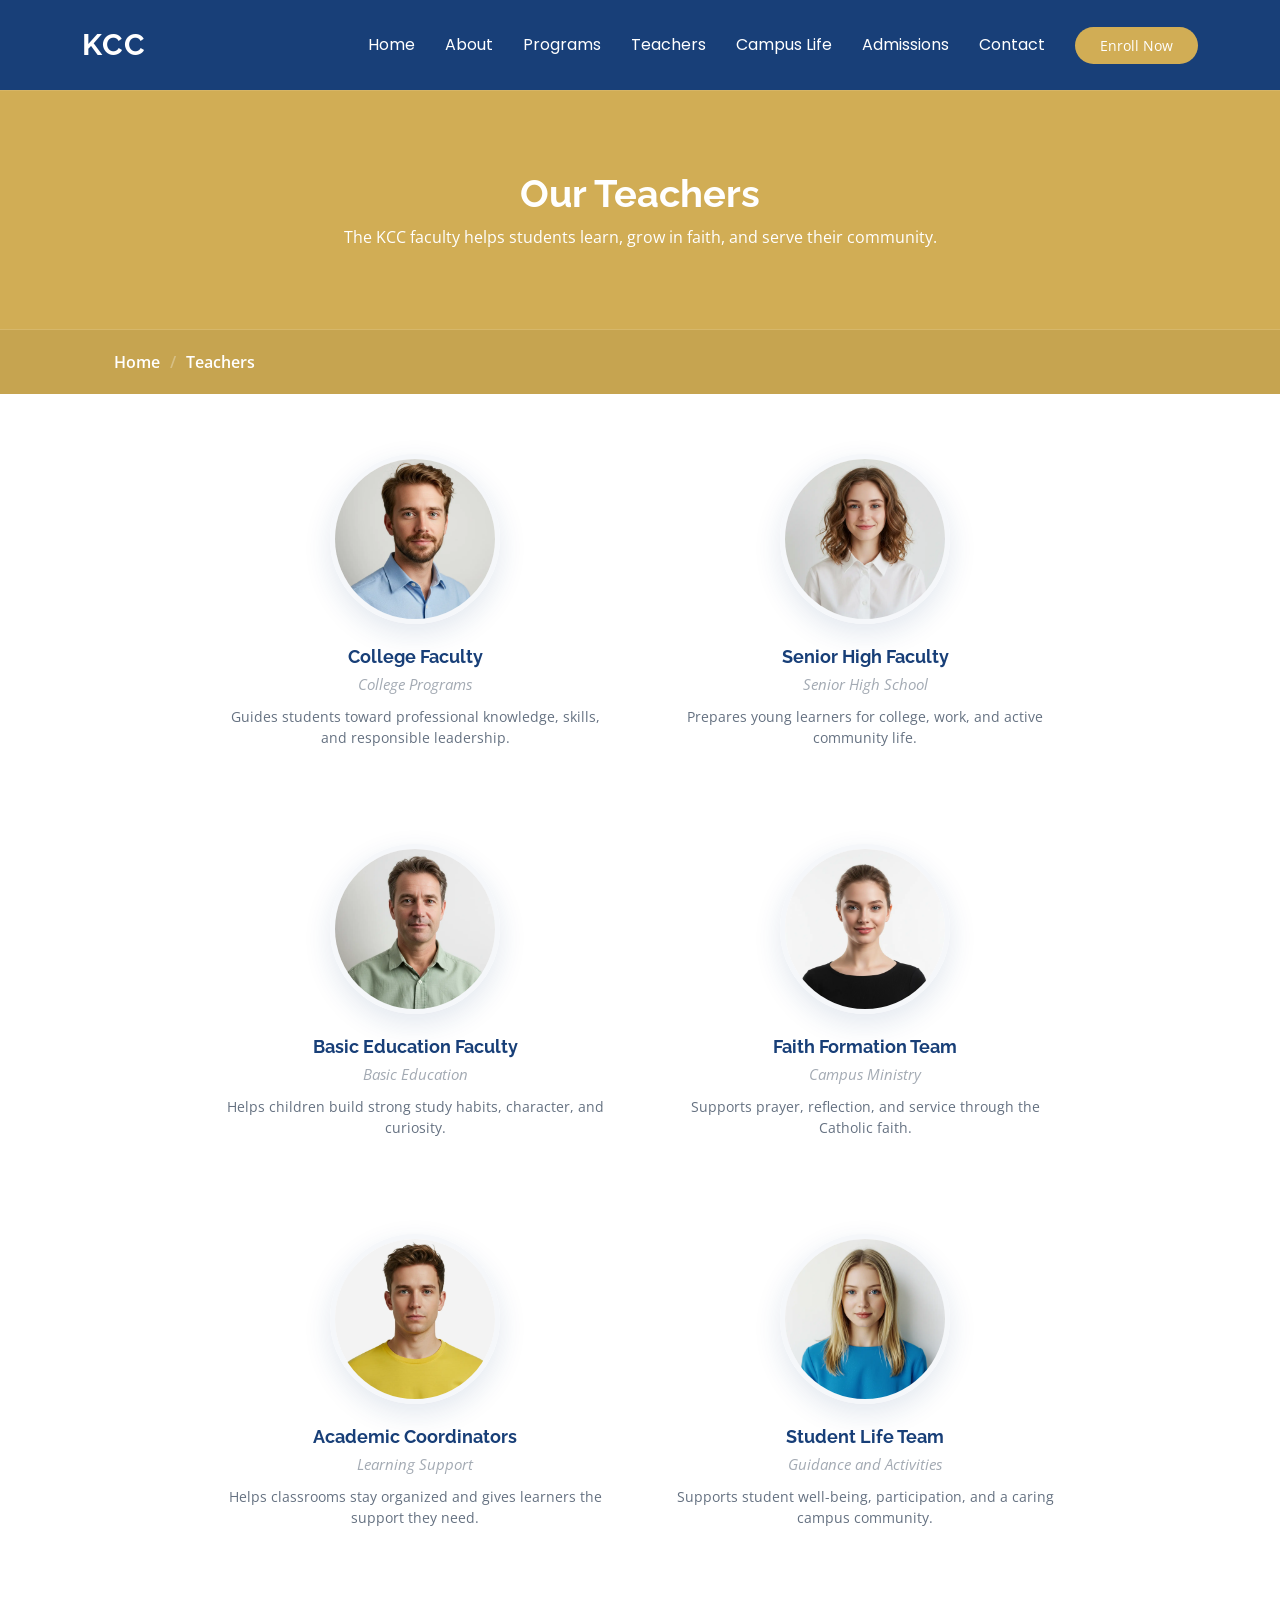
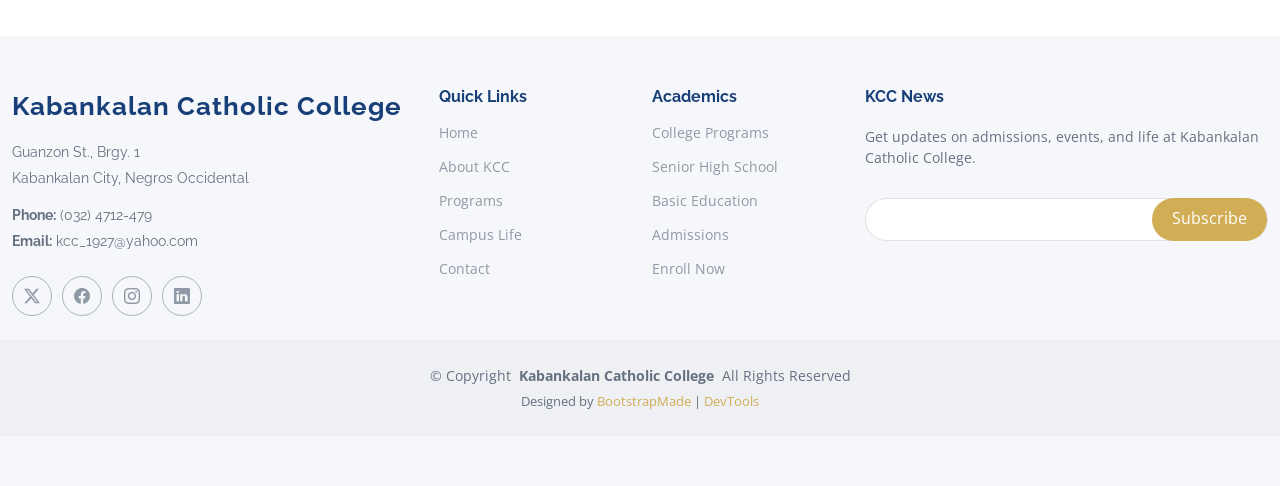
<file: trainers.html>
<!DOCTYPE html>
<html lang="en">

<head>
  <meta charset="utf-8">
  <meta content="width=device-width, initial-scale=1.0" name="viewport">
  <title>Faculty - Kabankalan Catholic College</title>
  <meta name="description" content="Meet the teaching community at Kabankalan Catholic College.">
  <meta name="keywords" content="KCC faculty, teachers, Kabankalan Catholic College">

  <!-- Favicons -->
  <link href="assets/img/favicon.png" rel="icon">
  <link href="assets/img/apple-touch-icon.png" rel="apple-touch-icon">

  <!-- Fonts -->
  <link href="https://fonts.googleapis.com" rel="preconnect">
  <link href="https://fonts.gstatic.com" rel="preconnect" crossorigin>
  <link href="https://fonts.googleapis.com/css2?family=Open+Sans:ital,wght@0,300;0,400;0,500;0,600;0,700;0,800;1,300;1,400;1,500;1,600;1,700;1,800&family=Poppins:ital,wght@0,100;0,200;0,300;0,400;0,500;0,600;0,700;0,800;0,900;1,100;1,200;1,300;1,400;1,500;1,600;1,700;1,800;1,900&family=Raleway:ital,wght@0,100;0,200;0,300;0,400;0,500;0,600;0,700;0,800;0,900;1,100;1,200;1,300;1,400;1,500;1,600;1,700;1,800;1,900&display=swap" rel="stylesheet">

  <!-- Vendor CSS Files -->
  <link href="assets/vendor/bootstrap/css/bootstrap.min.css" rel="stylesheet">
  <link href="assets/vendor/bootstrap-icons/bootstrap-icons.css" rel="stylesheet">
  <link href="assets/vendor/aos/aos.css" rel="stylesheet">
  <link href="assets/vendor/glightbox/css/glightbox.min.css" rel="stylesheet">
  <link href="assets/vendor/swiper/swiper-bundle.min.css" rel="stylesheet">

  <!-- Main CSS File -->
  <link href="assets/css/main.css" rel="stylesheet">

  <!-- =======================================================
  * Template adapted for Kabankalan Catholic College
  * Updated: Jul 07 2025 with Bootstrap v5.3.7
  * Author: BootstrapMade.com
  * License: https://bootstrapmade.com/license/
  ======================================================== -->
</head>

<body class="trainers-page">

  <header id="header" class="header d-flex align-items-center sticky-top">
    <div class="container-fluid container-xl position-relative d-flex align-items-center">

      <a href="index.html" class="logo d-flex align-items-center me-auto">
        <!-- Uncomment the line below if you also wish to use an image logo -->
        <!-- <img src="assets/img/logo.webp" alt=""> -->
        <h1 class="sitename">KCC</h1>
      </a>

      <nav id="navmenu" class="navmenu">
        <ul>
          <li><a href="index.html">Home<br></a></li>
          <li><a href="about.html">About</a></li>
          <li><a href="courses.html">Programs</a></li>
          <li><a href="trainers.html" class="active">Teachers</a></li>
          <li><a href="events.html">Campus Life</a></li>
          <li><a href="pricing.html">Admissions</a></li>
          <li><a href="contact.html">Contact</a></li>
        </ul>
        <i class="mobile-nav-toggle d-xl-none bi bi-list"></i>
      </nav>

      <a class="btn-getstarted" href="https://kcc.wela.ph/" target="_blank" rel="noopener">Enroll Now</a>

    </div>
  </header>

  <main class="main">

    <!-- Page Title -->
    <div class="page-title" data-aos="fade">
      <div class="heading">
        <div class="container">
          <div class="row d-flex justify-content-center text-center">
            <div class="col-lg-8">
              <h1>Our Teachers</h1>
              <p class="mb-0">The KCC faculty helps students learn, grow in faith, and serve their community.</p>
            </div>
          </div>
        </div>
      </div>
      <nav class="breadcrumbs">
        <div class="container">
          <ol>
            <li><a href="index.html">Home</a></li>
            <li class="current">Teachers</li>
          </ol>
        </div>
      </nav>
    </div><!-- End Page Title -->

    <!-- Trainers Section -->
    <section id="trainers" class="section trainers">

      <div class="container">

        <div class="row gy-5">

          <div class="col-lg-6 col-md-6 member" data-aos="fade-up" data-aos-delay="100">
            <div class="member-img">
              <img src="assets/img/person/person-m-7.webp" class="img-fluid" alt="">
              <div class="social">
                <a href="#"><i class="bi bi-twitter-x"></i></a>
                <a href="#"><i class="bi bi-facebook"></i></a>
                <a href="#"><i class="bi bi-instagram"></i></a>
                <a href="#"><i class="bi bi-linkedin"></i></a>
              </div>
            </div>
            <div class="member-info text-center">
              <h4>College Faculty</h4>
              <span>College Programs</span>
              <p>Guides students toward professional knowledge, skills, and responsible leadership.</p>
            </div>
          </div><!-- End Team Member -->

          <div class="col-lg-6 col-md-6 member" data-aos="fade-up" data-aos-delay="200">
            <div class="member-img">
              <img src="assets/img/person/person-f-8.webp" class="img-fluid" alt="">
              <div class="social">
                <a href="#"><i class="bi bi-twitter-x"></i></a>
                <a href="#"><i class="bi bi-facebook"></i></a>
                <a href="#"><i class="bi bi-instagram"></i></a>
                <a href="#"><i class="bi bi-linkedin"></i></a>
              </div>
            </div>
            <div class="member-info text-center">
              <h4>Senior High Faculty</h4>
              <span>Senior High School</span>
              <p>Prepares young learners for college, work, and active community life.</p>
            </div>
          </div><!-- End Team Member -->

          <div class="col-lg-6 col-md-6 member" data-aos="fade-up" data-aos-delay="300">
            <div class="member-img">
              <img src="assets/img/person/person-m-6.webp" class="img-fluid" alt="">
              <div class="social">
                <a href="#"><i class="bi bi-twitter-x"></i></a>
                <a href="#"><i class="bi bi-facebook"></i></a>
                <a href="#"><i class="bi bi-instagram"></i></a>
                <a href="#"><i class="bi bi-linkedin"></i></a>
              </div>
            </div>
            <div class="member-info text-center">
              <h4>Basic Education Faculty</h4>
              <span>Basic Education</span>
              <p>Helps children build strong study habits, character, and curiosity.</p>
            </div>
          </div><!-- End Team Member -->

          <div class="col-lg-6 col-md-6 member" data-aos="fade-up" data-aos-delay="400">
            <div class="member-img">
              <img src="assets/img/person/person-f-4.webp" class="img-fluid" alt="">
              <div class="social">
                <a href="#"><i class="bi bi-twitter-x"></i></a>
                <a href="#"><i class="bi bi-facebook"></i></a>
                <a href="#"><i class="bi bi-instagram"></i></a>
                <a href="#"><i class="bi bi-linkedin"></i></a>
              </div>
            </div>
            <div class="member-info text-center">
              <h4>Faith Formation Team</h4>
              <span>Campus Ministry</span>
              <p>Supports prayer, reflection, and service through the Catholic faith.</p>
            </div>
          </div><!-- End Team Member -->

          <div class="col-lg-6 col-md-6 member" data-aos="fade-up" data-aos-delay="500">
            <div class="member-img">
              <img src="assets/img/person/person-m-12.webp" class="img-fluid" alt="">
              <div class="social">
                <a href="#"><i class="bi bi-twitter-x"></i></a>
                <a href="#"><i class="bi bi-facebook"></i></a>
                <a href="#"><i class="bi bi-instagram"></i></a>
                <a href="#"><i class="bi bi-linkedin"></i></a>
              </div>
            </div>
            <div class="member-info text-center">
              <h4>Academic Coordinators</h4>
              <span>Learning Support<br></span>
              <p>Helps classrooms stay organized and gives learners the support they need.</p>
            </div>
          </div><!-- End Team Member -->

          <div class="col-lg-6 col-md-6 member" data-aos="fade-up" data-aos-delay="600">
            <div class="member-img">
              <img src="assets/img/person/person-f-9.webp" class="img-fluid" alt="">
              <div class="social">
                <a href="#"><i class="bi bi-twitter-x"></i></a>
                <a href="#"><i class="bi bi-facebook"></i></a>
                <a href="#"><i class="bi bi-instagram"></i></a>
                <a href="#"><i class="bi bi-linkedin"></i></a>
              </div>
            </div>
            <div class="member-info text-center">
              <h4>Student Life Team</h4>
              <span>Guidance and Activities</span>
              <p>Supports student well-being, participation, and a caring campus community.</p>
            </div>
          </div><!-- End Team Member -->

        </div>

      </div>

    </section><!-- /Trainers Section -->

  </main>

  <footer id="footer" class="footer position-relative light-background">

    <div class="container footer-top">
      <div class="row gy-4">
        <div class="col-lg-4 col-md-6 footer-about">
          <a href="index.html" class="logo d-flex align-items-center">
            <span class="sitename">Kabankalan Catholic College</span>
          </a>
          <div class="footer-contact pt-3">
            <p>Guanzon St., Brgy. 1</p>
            <p>Kabankalan City, Negros Occidental</p>
            <p class="mt-3"><strong>Phone:</strong> <span>(032) 4712-479</span></p>
            <p><strong>Email:</strong> <span>kcc_1927@yahoo.com</span></p>
          </div>
          <div class="social-links d-flex mt-4">
            <a href=""><i class="bi bi-twitter-x"></i></a>
            <a href=""><i class="bi bi-facebook"></i></a>
            <a href=""><i class="bi bi-instagram"></i></a>
            <a href=""><i class="bi bi-linkedin"></i></a>
          </div>
        </div>

        <div class="col-lg-2 col-md-3 footer-links">
          <h4>Quick Links</h4>
          <ul>
            <li><a href="index.html">Home</a></li>
            <li><a href="about.html">About KCC</a></li>
            <li><a href="courses.html">Programs</a></li>
            <li><a href="events.html">Campus Life</a></li>
            <li><a href="contact.html">Contact</a></li>
          </ul>
        </div>

        <div class="col-lg-2 col-md-3 footer-links">
          <h4>Academics</h4>
          <ul>
            <li><a href="courses.html">College Programs</a></li>
            <li><a href="courses.html">Senior High School</a></li>
            <li><a href="courses.html">Basic Education</a></li>
            <li><a href="pricing.html">Admissions</a></li>
            <li><a href="https://kcc.wela.ph/" target="_blank" rel="noopener">Enroll Now</a></li>
          </ul>
        </div>

        <div class="col-lg-4 col-md-12 footer-newsletter">
          <h4>KCC News</h4>
          <p>Get updates on admissions, events, and life at Kabankalan Catholic College.</p>
          <form action="#" method="post" class="email-form">
            <div class="newsletter-form"><input type="email" name="email"><input type="submit" value="Subscribe"></div>
            <div class="loading">Loading</div>
            <div class="error-message"></div>
            <div class="sent-message">Your subscription request has been sent. Thank you!</div>
          </form>
        </div>

      </div>
    </div>

    <div class="container copyright text-center mt-4">
      <p>© <span>Copyright</span> <strong class="px-1 sitename">Kabankalan Catholic College</strong> <span>All Rights Reserved</span></p>
      <div class="credits">
        <!-- All the links in the footer should remain intact. -->
        <!-- You can delete the links only if you've purchased the pro version. -->
        <!-- Licensing information: https://bootstrapmade.com/license/ -->
        Designed by <a href="https://bootstrapmade.com/">BootstrapMade</a> | <a href="https://bootstrapmade.com/tools/">DevTools</a>
      </div>
    </div>

  </footer>

  <!-- Scroll Top -->
  <a href="#" id="scroll-top" class="scroll-top d-flex align-items-center justify-content-center"><i class="bi bi-arrow-up-short"></i></a>

  <!-- Preloader -->
  <div id="preloader"></div>

  <!-- Vendor JS Files -->
  <script src="assets/vendor/bootstrap/js/bootstrap.bundle.min.js"></script>
  <script src="assets/vendor/aos/aos.js"></script>
  <script src="assets/vendor/glightbox/js/glightbox.min.js"></script>
  <script src="assets/vendor/purecounter/purecounter_vanilla.js"></script>
  <script src="assets/vendor/swiper/swiper-bundle.min.js"></script>

  <!-- Main JS File -->
  <script src="assets/js/main.js"></script>

</body>

</html>
</file>
<file: assets/css/main.css>
/**
* Template Name: Mentor
* Template URL: https://bootstrapmade.com/mentor-free-education-bootstrap-theme/
* Updated: Jul 07 2025 with Bootstrap v5.3.7
* Author: BootstrapMade.com
* License: https://bootstrapmade.com/license/
*/

/*--------------------------------------------------------------
# Font & Color Variables
# Help: https://bootstrapmade.com/color-system/
--------------------------------------------------------------*/
/* Fonts */
:root {
  --default-font: "Open Sans",  system-ui, -apple-system, "Segoe UI", Roboto, "Helvetica Neue", Arial, "Noto Sans", "Liberation Sans", sans-serif, "Apple Color Emoji", "Segoe UI Emoji", "Segoe UI Symbol", "Noto Color Emoji";
  --heading-font: "Raleway",  sans-serif;
  --nav-font: "Poppins",  sans-serif;
}

/* Global Colors - The following color variables are used throughout the website. Updating them here will change the color scheme of the entire website */
:root { 
  --background-color: #ffffff; /* Background color for the entire website, including individual sections */
  --default-color: #657181; /* Soft blue-gray text */
  --heading-color: #183f78; /* Deep KCC blue for headings */
  --accent-color: #d1ad55; /* Lighter gold inspired by the KCC seal */
  --surface-color: #ffffff; /* The surface color is used as a background of boxed elements within sections, such as cards, icon boxes, or other elements that require a visual separation from the global background. */
  --contrast-color: #ffffff; /* Contrast color for text, ensuring readability against backgrounds of accent, heading, or default colors. */
}

/* KCC home-page layout */
body.index-page #counts,
body.index-page #features,
body.index-page #trainers-index {
  display: none;
}

body.index-page .hero {
  min-height: calc(100vh - 80px);
  max-height: 820px;
}

body.index-page .hero:before {
  background: linear-gradient(90deg, rgba(12, 48, 94, 0.82) 0%, rgba(24, 63, 120, 0.48) 58%, rgba(24, 63, 120, 0.12) 100%);
}

body.index-page .hero .container {
  max-width: 1180px;
}

body.index-page .hero h2 {
  max-width: 780px;
  font-size: clamp(44px, 6vw, 72px);
  line-height: 1.02;
  letter-spacing: 0;
}

body.index-page .hero p {
  max-width: 620px;
  font-size: 20px;
}

body.index-page .hero .btn-get-started {
  border-color: #d1ad55;
  background: #d1ad55;
  color: #183f78;
  border-radius: 6px;
  font-weight: 700;
  padding: 13px 28px;
}

body.index-page .about,
body.index-page .why-us,
body.index-page .courses {
  padding: 96px 0;
}

body.index-page .about img {
  border-radius: 8px;
  width: 100%;
  max-height: 520px;
  object-fit: cover;
}

body.index-page .about .content {
  align-self: center;
  padding: 20px 32px;
}

body.index-page .why-us {
  background: #f5f7fa;
}

body.index-page .why-us .why-box {
  min-height: 100%;
  border-radius: 8px;
  background: #183f78;
  padding: 44px 36px;
}

body.index-page .why-us .icon-box {
  min-height: 245px;
  border: 1px solid #e4e9ef;
  border-radius: 8px;
  background: #ffffff;
  padding: 32px 24px;
  align-items: flex-start !important;
  box-shadow: 0 12px 30px rgba(24, 63, 120, 0.06);
}

body.index-page .why-us .icon-box i {
  margin-bottom: 18px;
  color: #d1ad55;
}

body.index-page .why-us .icon-box h4 {
  text-align: left;
}

body.index-page .why-us .icon-box p {
  text-align: left;
}

body.index-page .courses {
  background: #ffffff;
}

/* Modern inner-page layout */
body.about-page .page-title,
body.courses-page .page-title {
  --background-color: #183f78;
  --accent-color: #183f78;
}

body.about-page .page-title .heading,
body.courses-page .page-title .heading {
  min-height: 280px;
  display: flex;
  align-items: center;
  border: 0;
}

body.about-page .page-title nav,
body.courses-page .page-title nav {
  background: #315b87;
}

body.about-page .about-us,
body.courses-page .courses {
  padding: 88px 0;
}

body.about-page .about-us img {
  width: 100%;
  max-height: 520px;
  object-fit: cover;
  border-radius: 8px;
}

body.about-page .about-us .content {
  align-self: center;
  padding: 24px 36px;
}

body.about-page #counts {
  background: #f5f7fa;
}

body.about-page .counts .stats-item {
  background: #ffffff;
  border: 1px solid #e4e9ef;
  border-radius: 8px;
  box-shadow: 0 10px 28px rgba(24, 63, 120, 0.05);
}

body.about-page #testimonials {
  background: #ffffff;
}

body.about-page .section-title {
  text-align: left;
  padding-bottom: 36px;
}

body.about-page .testimonial-item,
body.courses-page .course-item {
  border: 1px solid #e4e9ef;
  border-radius: 8px;
  background: #ffffff;
  box-shadow: 0 14px 35px rgba(24, 63, 120, 0.07);
  overflow: hidden;
}

body.about-page .testimonial-wrap,
body.about-page .testimonial-item {
  height: 100%;
}

body.about-page .testimonial-wrap {
  padding: 0;
}

body.about-page .testimonial-item {
  min-height: 300px;
  height: 100%;
  margin: 0;
  padding: 32px;
  box-sizing: border-box;
  position: relative;
}

body.about-page .testimonials .testimonial-item .testimonial-img {
  position: static;
  width: 72px;
  height: 72px;
  object-fit: cover;
  object-position: center;
  border: 3px solid #f5f7fa;
  border-radius: 50%;
  margin: 0 0 16px 0;
}

body.about-page .testimonial-item h3,
body.about-page .testimonial-item h4,
body.about-page .testimonial-item p {
  text-align: left;
}

body.courses-page .course-item img {
  aspect-ratio: 16 / 10;
  object-fit: cover;
}

body.courses-page .course-item .course-content {
  padding: 28px;
}

body.courses-page .course-item .trainer {
  border-top: 1px solid #edf0f4;
  padding-top: 18px;
}

@media (max-width: 991px) {
  body.about-page .about-us .content {
    padding: 20px 0 0;
  }

  body.about-page .about-us,
  body.courses-page .courses {
    padding: 64px 0;
  }
}

body.index-page .courses .section-title {
  text-align: left;
  padding-bottom: 36px;
}

body.index-page .course-item {
  border: 1px solid #e4e9ef;
  border-radius: 8px;
  overflow: hidden;
  box-shadow: 0 14px 35px rgba(24, 63, 120, 0.07);
}

body.index-page .course-item img {
  aspect-ratio: 16 / 10;
  object-fit: cover;
}

body.index-page .course-item .course-content {
  padding: 26px;
}

body.index-page .course-item .trainer {
  border-top: 1px solid #edf0f4;
  padding-top: 18px;
}

@media (max-width: 991px) {
  body.index-page .hero {
    min-height: 620px;
  }

  body.index-page .about,
  body.index-page .why-us,
  body.index-page .courses {
    padding: 72px 0;
  }

  body.index-page .about .content {
    padding: 20px 0 0;
  }
}

@media (max-width: 575px) {
  body.index-page .hero {
    min-height: 540px;
  }

  body.index-page .hero h2 {
    font-size: 40px;
  }

  body.index-page .about,
  body.index-page .why-us,
  body.index-page .courses {
    padding: 56px 0;
  }
}

/* Global alignment and consistent spacing */
html,
body {
  width: 100%;
  overflow-x: hidden;
}

.container,
.container-xl,
.container-fluid {
  box-sizing: border-box;
}

section .container,
footer .container {
  max-width: 1320px;
}

.row {
  align-items: flex-start;
}

img {
  display: block;
}

.course-item,
.member,
.card,
.testimonial-item,
.icon-box,
.features-item {
  height: 100%;
}

.course-item,
.member,
.card,
.testimonial-item,
.features-item {
  width: 100%;
}

.course-item,
.member,
.card,
.testimonial-item {
  display: flex;
  flex-direction: column;
}

.course-item .course-content,
.member .member-content,
.card .card-body,
.testimonial-item {
  flex: 1;
}

.course-item img,
.member img,
.card-img img,
.event-card img {
  width: 100%;
  object-fit: cover;
}

.footer .footer-top {
  align-items: flex-start;
}

.footer .footer-links,
.footer .footer-about,
.footer .footer-newsletter {
  min-width: 0;
}

.footer .footer-links ul,
.footer .footer-newsletter p,
.footer .footer-about p {
  overflow-wrap: break-word;
}

@media (min-width: 992px) {
  section,
  .section {
    padding-left: 0;
    padding-right: 0;
  }
}

@media (max-width: 991px) {
  .row {
    --bs-gutter-x: 1.25rem;
  }

  section,
  .section,
  body.about-page .about-us,
  body.courses-page .courses {
    padding-top: 64px;
    padding-bottom: 64px;
  }
}

@media (max-width: 575px) {
  section,
  .section,
  body.about-page .about-us,
  body.courses-page .courses {
    padding-top: 48px;
    padding-bottom: 48px;
  }

  .footer .footer-top {
    gap: 24px;
  }

  .footer .footer-links,
  .footer .footer-about,
  .footer .footer-newsletter {
    width: 100%;
  }
}

/* Nav Menu Colors - The following color variables are used specifically for the navigation menu. They are separate from the global colors to allow for more customization options */
:root {
  --nav-color: #ffffff;  /* White text on the blue header */
  --nav-hover-color: #ffffff; /* White text on header link hover */
  --nav-mobile-background-color: #ffffff; /* Used as the background color for mobile navigation menu */
  --nav-dropdown-background-color: #ffffff; /* Used as the background color for dropdown items that appear when hovering over primary navigation items */
  --nav-dropdown-color: #183f78; /* Blue text on the white dropdown menu */
  --nav-dropdown-hover-color: #d1ad55; /* Gold dropdown hover */
}

/* Color Presets - These classes override global colors when applied to any section or element, providing reuse of the sam color scheme. */

.light-background {
  --background-color: #f5f7fa;
  --surface-color: #ffffff;
}

.dark-background {
  --background-color: #315b87;
  --default-color: #ffffff;
  --heading-color: #ffffff;
  --surface-color: #547aa2;
  --contrast-color: #ffffff;
}

/* Smooth scroll */
:root {
  scroll-behavior: smooth;
}

/*--------------------------------------------------------------
# General Styling & Shared Classes
--------------------------------------------------------------*/
body {
  color: var(--default-color);
  background-color: var(--background-color);
  font-family: var(--default-font);
}

a {
  color: var(--accent-color);
  text-decoration: none;
  transition: 0.3s;
}

a:hover {
  color: color-mix(in srgb, var(--accent-color), transparent 25%);
  text-decoration: none;
}

h1,
h2,
h3,
h4,
h5,
h6 {
  color: var(--heading-color);
  font-family: var(--heading-font);
}

/* Email Form Messages
------------------------------*/
.email-form .error-message {
  display: none;
  background: #df1529;
  color: #ffffff;
  text-align: left;
  padding: 15px;
  margin-bottom: 24px;
  font-weight: 600;
}

.email-form .sent-message {
  display: none;
  color: #ffffff;
  background: #059652;
  text-align: center;
  padding: 15px;
  margin-bottom: 24px;
  font-weight: 600;
}

.email-form .loading {
  display: none;
  background: var(--surface-color);
  text-align: center;
  padding: 15px;
  margin-bottom: 24px;
}

.email-form .loading:before {
  content: "";
  display: inline-block;
  border-radius: 50%;
  width: 24px;
  height: 24px;
  margin: 0 10px -6px 0;
  border: 3px solid var(--accent-color);
  border-top-color: var(--surface-color);
  animation: email-form-loading 1s linear infinite;
}

@keyframes email-form-loading {
  0% {
    transform: rotate(0deg);
  }

  100% {
    transform: rotate(360deg);
  }
}

/* Pulsating Play Button
------------------------------*/
.pulsating-play-btn {
  width: 94px;
  height: 94px;
  background: radial-gradient(var(--accent-color) 50%, color-mix(in srgb, var(--accent-color), transparent 75%) 52%);
  border-radius: 50%;
  display: block;
  position: relative;
  overflow: hidden;
}

.pulsating-play-btn:before {
  content: "";
  position: absolute;
  width: 120px;
  height: 120px;
  animation-delay: 0s;
  animation: pulsate-play-btn 2s;
  animation-direction: forwards;
  animation-iteration-count: infinite;
  animation-timing-function: steps;
  opacity: 1;
  border-radius: 50%;
  border: 5px solid color-mix(in srgb, var(--accent-color), transparent 30%);
  top: -15%;
  left: -15%;
  background: rgba(198, 16, 0, 0);
}

.pulsating-play-btn:after {
  content: "";
  position: absolute;
  left: 50%;
  top: 50%;
  transform: translateX(-40%) translateY(-50%);
  width: 0;
  height: 0;
  border-top: 10px solid transparent;
  border-bottom: 10px solid transparent;
  border-left: 15px solid #fff;
  z-index: 100;
  transition: all 400ms cubic-bezier(0.55, 0.055, 0.675, 0.19);
}

.pulsating-play-btn:hover:before {
  content: "";
  position: absolute;
  left: 50%;
  top: 50%;
  transform: translateX(-40%) translateY(-50%);
  width: 0;
  height: 0;
  border: none;
  border-top: 10px solid transparent;
  border-bottom: 10px solid transparent;
  border-left: 15px solid #fff;
  z-index: 200;
  animation: none;
  border-radius: 0;
}

.pulsating-play-btn:hover:after {
  border-left: 15px solid var(--accent-color);
  transform: scale(20);
}

@keyframes pulsate-play-btn {
  0% {
    transform: scale(0.6, 0.6);
    opacity: 1;
  }

  100% {
    transform: scale(1, 1);
    opacity: 0;
  }
}

/*--------------------------------------------------------------
# Global Header
--------------------------------------------------------------*/
.header {
  color: #ffffff;
  background-color: #183f78;
  padding: 15px 0;
  transition: all 0.5s;
  z-index: 997;
}

.header .logo {
  line-height: 1;
}

.header .logo img {
  max-height: 36px;
  margin-right: 8px;
}

.header .logo h1 {
  font-weight: 700;
  font-size: 30px;
  margin: 0;
  letter-spacing: 1px;
  text-transform: uppercase;
  color: #ffffff;
}

.header .btn-getstarted,
.header .btn-getstarted:focus {
  color: var(--contrast-color);
  background: var(--accent-color);
  font-size: 14px;
  padding: 8px 25px;
  margin: 0 0 0 30px;
  border-radius: 50px;
  transition: 0.3s;
}

.header .btn-getstarted:hover,
.header .btn-getstarted:focus:hover {
  color: var(--contrast-color);
  background: color-mix(in srgb, var(--accent-color), transparent 15%);
}

@media (max-width: 1200px) {
  .header .logo {
    order: 1;
  }

  .header .btn-getstarted {
    order: 2;
    margin: 0 15px 0 0;
    padding: 6px 15px;
  }

  .header .navmenu {
    order: 3;
  }
}

.scrolled .header {
  box-shadow: 0px 0 18px rgba(0, 0, 0, 0.1);
}

/*--------------------------------------------------------------
# Navigation Menu
--------------------------------------------------------------*/
/* Navmenu - Desktop */
@media (min-width: 1200px) {
  .navmenu {
    padding: 0;
  }

  .navmenu ul {
    margin: 0;
    padding: 0;
    display: flex;
    list-style: none;
    align-items: center;
  }

  .navmenu li {
    position: relative;
  }

  .navmenu a,
  .navmenu a:focus {
    color: #ffffff;
    padding: 18px 15px;
    font-size: 16px;
    font-family: var(--nav-font);
    font-weight: 400;
    display: flex;
    align-items: center;
    justify-content: space-between;
    white-space: nowrap;
    transition: 0.3s;
  }

  .navmenu a i,
  .navmenu a:focus i {
    font-size: 12px;
    line-height: 0;
    margin-left: 5px;
    transition: 0.3s;
  }

  .navmenu li:last-child a {
    padding-right: 0;
  }

  .navmenu li:hover>a,
  .navmenu .active,
  .navmenu .active:focus {
    color: #ffffff;
  }

  .navmenu .dropdown ul {
    margin: 0;
    padding: 10px 0;
    background: var(--nav-dropdown-background-color);
    display: block;
    position: absolute;
    visibility: hidden;
    left: 14px;
    top: 130%;
    opacity: 0;
    transition: 0.3s;
    border-radius: 4px;
    z-index: 99;
    box-shadow: 0px 0px 30px rgba(0, 0, 0, 0.1);
  }

  .navmenu .dropdown ul li {
    min-width: 200px;
  }

  .navmenu .dropdown ul a {
    padding: 10px 20px;
    font-size: 15px;
    text-transform: none;
    color: var(--nav-dropdown-color);
  }

  .navmenu .dropdown ul a i {
    font-size: 12px;
  }

  .navmenu .dropdown ul a:hover,
  .navmenu .dropdown ul .active:hover,
  .navmenu .dropdown ul li:hover>a {
    color: var(--nav-dropdown-hover-color);
  }

  .navmenu .dropdown:hover>ul {
    opacity: 1;
    top: 100%;
    visibility: visible;
  }

  .navmenu .dropdown .dropdown ul {
    top: 0;
    left: -90%;
    visibility: hidden;
  }

  .navmenu .dropdown .dropdown:hover>ul {
    opacity: 1;
    top: 0;
    left: -100%;
    visibility: visible;
  }
}

/* Navmenu - Mobile */
@media (max-width: 1199px) {
  .mobile-nav-toggle {
    color: #ffffff;
    font-size: 28px;
    line-height: 0;
    margin-right: 10px;
    cursor: pointer;
    transition: color 0.3s;
  }

  .navmenu {
    padding: 0;
    z-index: 9997;
  }

  .navmenu ul {
    display: none;
    list-style: none;
    position: absolute;
    inset: 60px 20px 20px 20px;
    padding: 10px 0;
    margin: 0;
    border-radius: 6px;
    background-color: #183f78;
    border: 1px solid color-mix(in srgb, var(--default-color), transparent 90%);
    box-shadow: none;
    overflow-y: auto;
    transition: 0.3s;
    z-index: 9998;
  }

  .navmenu a,
  .navmenu a:focus {
    color: #ffffff;
    padding: 10px 20px;
    font-family: var(--nav-font);
    font-size: 17px;
    font-weight: 500;
    display: flex;
    align-items: center;
    justify-content: space-between;
    white-space: nowrap;
    transition: 0.3s;
  }

  .navmenu a i,
  .navmenu a:focus i {
    font-size: 12px;
    line-height: 0;
    margin-left: 5px;
    width: 30px;
    height: 30px;
    display: flex;
    align-items: center;
    justify-content: center;
    border-radius: 50%;
    transition: 0.3s;
    background-color: color-mix(in srgb, var(--accent-color), transparent 90%);
  }

  .navmenu a i:hover,
  .navmenu a:focus i:hover {
    background-color: var(--accent-color);
    color: var(--contrast-color);
  }

  .navmenu a:hover,
  .navmenu .active,
  .navmenu .active:focus {
    color: #ffffff;
  }

  .navmenu .active i,
  .navmenu .active:focus i {
    background-color: var(--accent-color);
    color: var(--contrast-color);
    transform: rotate(180deg);
  }

  .navmenu .dropdown ul {
    position: static;
    display: none;
    z-index: 99;
    padding: 10px 0;
    margin: 10px 20px;
    background-color: var(--nav-dropdown-background-color);
    transition: all 0.5s ease-in-out;
  }

  .navmenu .dropdown ul ul {
    background-color: rgba(33, 37, 41, 0.1);
  }

  .navmenu .dropdown>.dropdown-active {
    display: block;
    background-color: rgba(33, 37, 41, 0.03);
  }

  .mobile-nav-active {
    overflow: hidden;
  }

  .mobile-nav-active .mobile-nav-toggle {
    color: #fff;
    position: absolute;
    font-size: 32px;
    top: 15px;
    right: 15px;
    margin-right: 0;
    z-index: 9999;
  }

  .mobile-nav-active .navmenu {
    position: fixed;
    overflow: hidden;
    inset: 0;
    background: rgba(33, 37, 41, 0.8);
    transition: 0.3s;
  }

  .mobile-nav-active .navmenu>ul {
    display: block;
  }
}

/*--------------------------------------------------------------
# Global Footer
--------------------------------------------------------------*/
.footer {
  color: var(--default-color);
  background-color: var(--background-color);
  font-size: 14px;
  padding-bottom: 50px;
  position: relative;
}

.footer .footer-top {
  padding-top: 50px;
}

.footer .footer-about .logo {
  margin-bottom: 0;
}

.footer .footer-about .logo img {
  max-height: 40px;
  margin-right: 6px;
}

.footer .footer-about .logo span {
  font-size: 26px;
  font-weight: 700;
  letter-spacing: 1px;
  font-family: var(--heading-font);
  color: var(--heading-color);
}

.footer .footer-about p {
  font-size: 14px;
  font-family: var(--heading-font);
}

.footer .social-links a {
  display: flex;
  align-items: center;
  justify-content: center;
  width: 40px;
  height: 40px;
  border-radius: 50%;
  border: 1px solid color-mix(in srgb, var(--default-color), transparent 50%);
  font-size: 16px;
  color: color-mix(in srgb, var(--default-color), transparent 30%);
  margin-right: 10px;
  transition: 0.3s;
}

.footer .social-links a:hover {
  color: var(--accent-color);
  border-color: var(--accent-color);
}

.footer h4 {
  font-size: 16px;
  font-weight: bold;
  position: relative;
  padding-bottom: 12px;
}

.footer .footer-links {
  margin-bottom: 30px;
}

.footer .footer-links ul {
  list-style: none;
  padding: 0;
  margin: 0;
}

.footer .footer-links ul i {
  padding-right: 2px;
  font-size: 12px;
  line-height: 0;
}

.footer .footer-links ul li {
  padding: 10px 0;
  display: flex;
  align-items: center;
}

.footer .footer-links ul li:first-child {
  padding-top: 0;
}

.footer .footer-links ul a {
  color: color-mix(in srgb, var(--default-color), transparent 30%);
  display: inline-block;
  line-height: 1;
}

.footer .footer-links ul a:hover {
  color: var(--accent-color);
}

.footer .footer-contact p {
  margin-bottom: 5px;
}

.footer .footer-newsletter .newsletter-form {
  margin-top: 30px;
  margin-bottom: 15px;
  padding: 6px 8px;
  position: relative;
  border-radius: 50px;
  border: 1px solid color-mix(in srgb, var(--default-color), transparent 80%);
  display: flex;
  background-color: var(--surface-color);
  transition: 0.3s;
}

.footer .footer-newsletter .newsletter-form:focus-within {
  border-color: var(--accent-color);
}

.footer .footer-newsletter .newsletter-form input[type=email] {
  border: 0;
  padding: 4px 8px;
  width: 100%;
  background-color: var(--surface-color);
  color: var(--default-color);
}

.footer .footer-newsletter .newsletter-form input[type=email]:focus-visible {
  outline: none;
}

.footer .footer-newsletter .newsletter-form input[type=submit] {
  border: 0;
  font-size: 16px;
  padding: 0 20px 2px 20px;
  margin: -7px -8px -7px 0;
  background: var(--accent-color);
  color: var(--contrast-color);
  transition: 0.3s;
  border-radius: 50px;
}

.footer .footer-newsletter .newsletter-form input[type=submit]:hover {
  background: color-mix(in srgb, var(--accent-color), transparent 20%);
}

.footer .copyright {
  padding-top: 25px;
  padding-bottom: 25px;
  background-color: color-mix(in srgb, var(--default-color), transparent 95%);
}

.footer .copyright p {
  margin-bottom: 0;
}

.footer .credits {
  margin-top: 6px;
  font-size: 13px;
}

/*--------------------------------------------------------------
# Preloader
--------------------------------------------------------------*/
#preloader {
  position: fixed;
  inset: 0;
  z-index: 999999;
  overflow: hidden;
  background: var(--background-color);
  transition: all 0.6s ease-out;
}

#preloader:before {
  content: "";
  position: fixed;
  top: calc(50% - 30px);
  left: calc(50% - 30px);
  border: 6px solid #ffffff;
  border-color: var(--accent-color) transparent var(--accent-color) transparent;
  border-radius: 50%;
  width: 60px;
  height: 60px;
  animation: animate-preloader 1.5s linear infinite;
}

@keyframes animate-preloader {
  0% {
    transform: rotate(0deg);
  }

  100% {
    transform: rotate(360deg);
  }
}

/*--------------------------------------------------------------
# Scroll Top Button
--------------------------------------------------------------*/
.scroll-top {
  position: fixed;
  visibility: hidden;
  opacity: 0;
  right: 15px;
  bottom: -15px;
  z-index: 99999;
  background-color: var(--accent-color);
  width: 44px;
  height: 44px;
  border-radius: 50px;
  transition: all 0.4s;
}

.scroll-top i {
  font-size: 24px;
  color: var(--contrast-color);
  line-height: 0;
}

.scroll-top:hover {
  background-color: color-mix(in srgb, var(--accent-color), transparent 20%);
  color: var(--contrast-color);
}

.scroll-top.active {
  visibility: visible;
  opacity: 1;
  bottom: 15px;
}

/*--------------------------------------------------------------
# Disable aos animation delay on mobile devices
--------------------------------------------------------------*/
@media screen and (max-width: 768px) {
  [data-aos-delay] {
    transition-delay: 0 !important;
  }
}

/*--------------------------------------------------------------
# Global Page Titles & Breadcrumbs
--------------------------------------------------------------*/
.page-title {
  --default-color: var(--contrast-color);
  --background-color: var(--accent-color);
  --heading-color: var(--contrast-color);
  color: var(--default-color);
  background-color: var(--background-color);
  position: relative;
}

.page-title .heading {
  padding: 80px 0;
  border-top: 1px solid color-mix(in srgb, var(--default-color), transparent 90%);
}

.page-title .heading h1 {
  font-size: 38px;
  font-weight: 700;
}

.page-title nav {
  background-color: color-mix(in srgb, var(--accent-color) 90%, black 5%);
  padding: 20px 0;
}

.page-title nav a {
  color: var(--default-color);
}

.page-title nav ol {
  display: flex;
  flex-wrap: wrap;
  list-style: none;
  margin: 0;
  font-size: 16px;
  font-weight: 600;
}

.page-title nav ol li+li {
  padding-left: 10px;
}

.page-title nav ol li+li::before {
  content: "/";
  display: inline-block;
  padding-right: 10px;
  color: color-mix(in srgb, var(--default-color), transparent 70%);
}

/*--------------------------------------------------------------
# Global Sections
--------------------------------------------------------------*/
section,
.section {
  color: var(--default-color);
  background-color: var(--background-color);
  padding: 60px 0;
  scroll-margin-top: 900px;
  overflow: clip;
}

@media (max-width: 1199px) {

  section,
  .section {
    scroll-margin-top: 66px;
  }
}

/*--------------------------------------------------------------
# Global Section Titles
--------------------------------------------------------------*/
.section-title {
  padding-bottom: 60px;
  position: relative;
}

.section-title h2 {
  font-size: 14px;
  font-weight: 500;
  padding: 0;
  line-height: 1px;
  margin: 0;
  letter-spacing: 1.5px;
  text-transform: uppercase;
  color: color-mix(in srgb, var(--default-color), transparent 50%);
  position: relative;
}

.section-title h2::after {
  content: "";
  width: 120px;
  height: 1px;
  display: inline-block;
  background: var(--accent-color);
  margin: 4px 10px;
}

.section-title p {
  color: var(--heading-color);
  margin: 0;
  font-size: 36px;
  font-weight: 700;
  font-family: var(--nav-font);
  text-transform: uppercase;
}

/*--------------------------------------------------------------
# Hero Section
--------------------------------------------------------------*/
.hero {
  width: 100%;
  min-height: 80vh;
  position: relative;
  padding: 80px 0;
  display: flex;
  align-items: center;
  justify-content: center;
  color: var(--default-color);
}

.hero img {
  position: absolute;
  inset: 0;
  display: block;
  width: 100%;
  height: 100%;
  object-fit: cover;
  z-index: 1;
}

.hero:before {
  content: "";
  background: color-mix(in srgb, var(--background-color), transparent 60%);
  position: absolute;
  inset: 0;
  z-index: 2;
}

.hero .container {
  position: relative;
  z-index: 3;
}

.hero h2 {
  margin: 0;
  font-size: 48px;
  font-weight: 700;
}

.hero p {
  color: color-mix(in srgb, var(--default-color), transparent 20%);
  margin: 10px 0 0 0;
  font-size: 24px;
}

.hero .btn-get-started {
  font-weight: 500;
  font-size: 15px;
  letter-spacing: 1px;
  display: inline-block;
  padding: 8px 35px 10px 35px;
  border-radius: 50px;
  transition: 0.4s;
  margin-top: 30px;
  border: 2px solid var(--default-color);
  color: var(--default-color);
}

.hero .btn-get-started:hover {
  background: var(--accent-color);
  border: 2px solid var(--accent-color);
}

@media (max-width: 768px) {
  .hero h2 {
    font-size: 32px;
  }

  .hero p {
    font-size: 18px;
  }
}

/*--------------------------------------------------------------
# About Section
--------------------------------------------------------------*/
.about .content h3 {
  font-size: 2rem;
  font-weight: 700;
}

.about .content ul {
  list-style: none;
  padding: 0;
}

.about .content ul li {
  padding-bottom: 10px;
}

.about .content ul i {
  font-size: 1.25rem;
  margin-right: 4px;
  color: var(--accent-color);
}

.about .content p:last-child {
  margin-bottom: 0;
}

.about .content .read-more {
  background: var(--accent-color);
  color: var(--contrast-color);
  font-family: var(--heading-font);
  font-weight: 500;
  font-size: 15px;
  letter-spacing: 1px;
  padding: 10px 24px 12px 24px;
  border-radius: 50px;
  transition: 0.3s;
  display: inline-flex;
  align-items: center;
  justify-content: center;
}

.about .content .read-more i {
  font-size: 18px;
  margin-left: 5px;
  line-height: 0;
  transition: 0.3s;
}

.about .content .read-more:hover {
  background: color-mix(in srgb, var(--accent-color), transparent 20%);
  padding-right: 19px;
}

.about .content .read-more:hover i {
  margin-left: 10px;
}

/*--------------------------------------------------------------
# Counts Section
--------------------------------------------------------------*/
.counts {
  padding: 25px 0;
}

.counts .stats-item {
  padding: 30px;
  width: 100%;
}

.counts .stats-item span {
  font-size: 48px;
  display: block;
  color: var(--accent-color);
  font-weight: 700;
}

.counts .stats-item p {
  color: color-mix(in srgb, var(--default-color), transparent 40%);
  padding: 0;
  margin: 0;
  font-family: var(--heading-font);
  font-size: 15px;
  font-weight: 600;
}

/*--------------------------------------------------------------
# Why Us Section
--------------------------------------------------------------*/
.why-us .why-box {
  color: var(--contrast-color);
  background: var(--accent-color);
  padding: 30px;
}

.why-us .why-box h3 {
  color: var(--contrast-color);
  font-weight: 700;
  font-size: 34px;
  margin-bottom: 30px;
}

.why-us .why-box p {
  margin-bottom: 30px;
}

.why-us .why-box .more-btn {
  display: inline-block;
  background: color-mix(in srgb, var(--contrast-color), transparent 85%);
  padding: 8px 40px 10px 40px;
  color: var(--contrast-color);
  transition: all ease-in-out 0.4s;
  border-radius: 50px;
}

.why-us .why-box .more-btn i {
  font-size: 14px;
}

.why-us .why-box .more-btn:hover {
  color: var(--accent-color);
  background: var(--surface-color);
}

.why-us .icon-box {
  background-color: var(--surface-color);
  text-align: center;
  padding: 40px 30px;
  width: 100%;
  height: 100%;
  border: 1px solid color-mix(in srgb, var(--default-color), transparent 90%);
}

.why-us .icon-box i {
  color: var(--accent-color);
  font-size: 32px;
  margin-bottom: 30px;
  background: color-mix(in srgb, var(--accent-color), transparent 95%);
  border-radius: 50px;
  display: flex;
  align-items: center;
  justify-content: center;
  width: 72px;
  height: 72px;
  transition: 0.3s;
}

.why-us .icon-box h4 {
  font-size: 20px;
  font-weight: 700;
  margin: 0 0 30px 0;
}

.why-us .icon-box p {
  font-size: 15px;
  color: color-mix(in srgb, var(--default-color), transparent 30%);
}

.why-us .icon-box:hover i {
  color: var(--contrast-color);
  background: var(--accent-color);
}

/*--------------------------------------------------------------
# Features Section
--------------------------------------------------------------*/
.features {
  padding: 10px 0;
}

.features .features-item {
  background-color: var(--surface-color);
  display: flex;
  align-items: center;
  padding: 20px;
  transition: 0.3s;
  border: 1px solid color-mix(in srgb, var(--default-color), transparent 90%);
  position: relative;
}

.features .features-item i {
  font-size: 32px;
  padding-right: 10px;
  line-height: 0;
}

.features .features-item h3 {
  font-weight: 700;
  margin: 0;
  padding: 0;
  line-height: 1;
  font-size: 16px;
}

.features .features-item h3 a {
  color: var(--heading-color);
  transition: 0.3s;
}

.features .features-item:hover {
  border-color: var(--accent-color);
}

.features .features-item:hover h3 a {
  color: var(--accent-color);
}

/*--------------------------------------------------------------
# Courses Section
--------------------------------------------------------------*/
.courses .course-item {
  background-color: var(--surface-color);
  border: 1px solid color-mix(in srgb, var(--default-color), transparent 90%);
  border-radius: 5px;
}

.courses .course-content {
  padding: 15px;
}

.courses .course-content h3 {
  font-weight: 700;
  font-size: 20px;
}

.courses .course-content h3 a {
  color: var(--heading-color);
  transition: 0.3s;
}

.courses .course-content h3 a:hover {
  color: var(--accent-color);
}

.courses .course-content .category {
  background: var(--accent-color);
  color: var(--contrast-color);
  font-size: 14px;
  padding: 6px 14px;
  margin: 0;
  border-radius: 5px;
}

.courses .course-content .price {
  margin: 0;
  font-weight: 700;
  font-size: 18px;
  color: color-mix(in srgb, var(--default-color), transparent 20%);
}

.courses .course-content .description {
  font-size: 14px;
  color: color-mix(in srgb, var(--default-color), transparent 20%);
}

.courses .trainer {
  padding-top: 15px;
  border-top: 1px solid color-mix(in srgb, var(--default-color), transparent 90%);
}

.courses .trainer .trainer-profile img {
  max-width: 50px;
  border-radius: 50px;
}

.courses .trainer .trainer-profile .trainer-link {
  padding-left: 10px;
  font-weight: 600;
  font-size: 16px;
  color: color-mix(in srgb, var(--default-color), transparent 20%);
  transition: 0.3s;
}

.courses .trainer .trainer-profile .trainer-link:hover {
  color: var(--accent-color);
}

.courses .trainer .trainer-rank {
  font-size: 18px;
  color: color-mix(in srgb, var(--default-color), transparent 60%);
}

.courses .trainer .trainer-rank .user-icon {
  font-size: 22px;
}

/*--------------------------------------------------------------
# Trainers Index Section
--------------------------------------------------------------*/
.trainers-index .member {
  background-color: var(--surface-color);
  border: 1px solid color-mix(in srgb, var(--default-color), transparent 90%);
  text-align: center;
  margin-bottom: 20px;
}

.trainers-index .member img {
  margin: -1px -1px 30px -1px;
}

.trainers-index .member .member-content {
  padding: 0 20px 30px 20px;
}

.trainers-index .member h4 {
  font-weight: 700;
  margin-bottom: 2px;
  font-size: 18px;
}

.trainers-index .member span {
  font-style: italic;
  display: block;
  font-size: 13px;
  color: color-mix(in srgb, var(--default-color), transparent 20%);
}

.trainers-index .member p {
  padding-top: 10px;
  font-size: 14px;
  font-style: italic;
  color: color-mix(in srgb, var(--default-color), transparent 40%);
}

.trainers-index .member .social {
  margin-top: 15px;
}

.trainers-index .member .social a {
  color: color-mix(in srgb, var(--default-color), transparent 60%);
  transition: 0.3s;
}

.trainers-index .member .social a:hover {
  color: var(--accent-color);
}

.trainers-index .member .social i {
  font-size: 18px;
  margin: 0 2px;
}

/*--------------------------------------------------------------
# About Us Section
--------------------------------------------------------------*/
.about-us .content h3 {
  font-size: 2rem;
  font-weight: 700;
}

.about-us .content ul {
  list-style: none;
  padding: 0;
}

.about-us .content ul li {
  padding-bottom: 10px;
}

.about-us .content ul i {
  font-size: 1.25rem;
  margin-right: 4px;
  color: var(--accent-color);
}

.about-us .content p:last-child {
  margin-bottom: 0;
}

/*--------------------------------------------------------------
# Testimonials Section
--------------------------------------------------------------*/
.testimonials .testimonial-wrap {
  padding-left: 50px;
}

.testimonials .testimonials-carousel,
.testimonials .testimonials-slider {
  overflow: hidden;
}

.testimonials .testimonial-item {
  background-color: var(--surface-color);
  border: 1px solid color-mix(in srgb, var(--default-color), transparent 90%);
  box-sizing: content-box;
  padding: 30px 30px 30px 60px;
  margin: 30px 15px;
  min-height: 200px;
  position: relative;
}

.testimonials .testimonial-item .testimonial-img {
  width: 90px;
  border-radius: 10px;
  border: 6px solid var(--background-color);
  position: absolute;
  left: -45px;
}

.testimonials .testimonial-item h3 {
  font-size: 18px;
  font-weight: bold;
  margin: 10px 0 5px 0;
}

.testimonials .testimonial-item h4 {
  color: color-mix(in srgb, var(--default-color), transparent 50%);
  font-size: 14px;
  margin: 0;
}

.testimonials .testimonial-item .stars {
  margin: 10px 0;
}

.testimonials .testimonial-item .stars i {
  color: #ffc107;
  margin: 0 1px;
}

.testimonials .testimonial-item .quote-icon-left,
.testimonials .testimonial-item .quote-icon-right {
  color: color-mix(in srgb, var(--accent-color), transparent 60%);
  font-size: 26px;
  line-height: 0;
}

.testimonials .testimonial-item .quote-icon-left {
  display: inline-block;
  left: -5px;
  position: relative;
}

.testimonials .testimonial-item .quote-icon-right {
  display: inline-block;
  right: -5px;
  position: relative;
  top: 10px;
  transform: scale(-1, -1);
}

.testimonials .testimonial-item p {
  font-style: italic;
  margin: 15px auto 15px auto;
}

.testimonials .swiper-wrapper {
  height: auto;
}

.testimonials .swiper-pagination {
  margin-top: 20px;
  position: relative;
}

.testimonials .swiper-pagination .swiper-pagination-bullet {
  width: 12px;
  height: 12px;
  background-color: var(--background-color);
  opacity: 1;
  border: 1px solid var(--accent-color);
}

.testimonials .swiper-pagination .swiper-pagination-bullet-active {
  background-color: var(--accent-color);
}

@media (max-width: 767px) {
  .testimonials .testimonial-wrap {
    padding-left: 0;
  }

  .testimonials .testimonials-carousel,
  .testimonials .testimonials-slider {
    overflow: hidden;
  }

  .testimonials .testimonial-item {
    padding: 30px;
    margin: 15px;
  }

  .testimonials .testimonial-item .testimonial-img {
    position: static;
    left: auto;
  }
}

/*--------------------------------------------------------------
# Course Details Section
--------------------------------------------------------------*/
.course-details .course-header {
  margin-bottom: 40px;
}

.course-details .course-header .course-image {
  margin-bottom: 20px;
  border-radius: 12px;
  overflow: hidden;
}

.course-details .course-header .course-image img {
  width: 100%;
  height: 400px;
  object-fit: cover;
}

.course-details .course-header .course-meta {
  display: flex;
  justify-content: space-between;
  align-items: center;
  flex-wrap: wrap;
  gap: 20px;
}

@media (max-width: 768px) {
  .course-details .course-header .course-meta {
    flex-direction: column;
    align-items: flex-start;
  }
}

.course-details .course-header .instructor {
  display: flex;
  align-items: center;
  gap: 15px;
}

.course-details .course-header .instructor .instructor-avatar {
  width: 60px;
  height: 60px;
  border-radius: 50%;
  object-fit: cover;
}

.course-details .course-header .instructor .instructor-info h6 {
  margin: 0;
  font-size: 16px;
  font-weight: 600;
  color: var(--heading-color);
}

.course-details .course-header .instructor .instructor-info span {
  font-size: 14px;
  color: color-mix(in srgb, var(--default-color), transparent 30%);
}

.course-details .course-header .course-stats {
  display: flex;
  gap: 25px;
}

@media (max-width: 576px) {
  .course-details .course-header .course-stats {
    flex-wrap: wrap;
    gap: 15px;
  }
}

.course-details .course-header .course-stats .stat-item {
  display: flex;
  align-items: center;
  gap: 8px;
  font-size: 14px;
  color: var(--default-color);
}

.course-details .course-header .course-stats .stat-item i {
  color: var(--accent-color);
}

.course-details .course-content {
  margin-bottom: 50px;
}

.course-details .course-content h2 {
  font-size: 32px;
  margin-bottom: 25px;
  color: var(--heading-color);
}

@media (max-width: 768px) {
  .course-details .course-content h2 {
    font-size: 26px;
  }
}

.course-details .course-content .course-description {
  margin-bottom: 40px;
}

.course-details .course-content .course-description p {
  font-size: 16px;
  line-height: 1.7;
  margin-bottom: 15px;
  color: var(--default-color);
}

.course-details .course-content .what-you-learn {
  background-color: var(--surface-color);
  padding: 30px;
  border-radius: 12px;
  border: 1px solid color-mix(in srgb, var(--default-color), transparent 90%);
}

.course-details .course-content .what-you-learn h3 {
  font-size: 24px;
  margin-bottom: 25px;
  color: var(--heading-color);
}

.course-details .course-content .what-you-learn .learn-list {
  list-style: none;
  padding: 0;
  margin: 0;
}

.course-details .course-content .what-you-learn .learn-list li {
  display: flex;
  align-items: flex-start;
  gap: 12px;
  margin-bottom: 15px;
  font-size: 15px;
  line-height: 1.6;
  color: var(--default-color);
}

.course-details .course-content .what-you-learn .learn-list li i {
  color: var(--accent-color);
  font-size: 18px;
  margin-top: 2px;
  flex-shrink: 0;
}

.course-details .course-curriculum {
  margin-bottom: 50px;
}

.course-details .course-curriculum h3 {
  font-size: 24px;
  margin-bottom: 30px;
  color: var(--heading-color);
}

.course-details .course-curriculum .curriculum-section {
  margin-bottom: 25px;
  border: 1px solid color-mix(in srgb, var(--default-color), transparent 90%);
  border-radius: 8px;
  overflow: hidden;
}

.course-details .course-curriculum .curriculum-section .section-header {
  background-color: var(--surface-color);
  padding: 20px;
  display: flex;
  justify-content: space-between;
  align-items: center;
  border-bottom: 1px solid color-mix(in srgb, var(--default-color), transparent 90%);
}

@media (max-width: 576px) {
  .course-details .course-curriculum .curriculum-section .section-header {
    flex-direction: column;
    align-items: flex-start;
    gap: 10px;
  }
}

.course-details .course-curriculum .curriculum-section .section-header h4 {
  font-size: 18px;
  margin: 0;
  color: var(--heading-color);
}

.course-details .course-curriculum .curriculum-section .section-header .lessons-count {
  font-size: 14px;
  color: color-mix(in srgb, var(--default-color), transparent 30%);
}

.course-details .course-curriculum .curriculum-section .lessons {
  padding: 0;
}

.course-details .course-curriculum .curriculum-section .lessons .lesson-item {
  padding: 15px 20px;
  display: flex;
  justify-content: space-between;
  align-items: center;
  border-bottom: 1px solid color-mix(in srgb, var(--default-color), transparent 95%);
  transition: background-color 0.3s;
}

.course-details .course-curriculum .curriculum-section .lessons .lesson-item:hover {
  background-color: color-mix(in srgb, var(--accent-color), transparent 95%);
}

.course-details .course-curriculum .curriculum-section .lessons .lesson-item:last-child {
  border-bottom: none;
}

.course-details .course-curriculum .curriculum-section .lessons .lesson-item .lesson-info {
  display: flex;
  align-items: center;
  gap: 12px;
}

.course-details .course-curriculum .curriculum-section .lessons .lesson-item .lesson-info i {
  color: var(--accent-color);
  font-size: 18px;
}

.course-details .course-curriculum .curriculum-section .lessons .lesson-item .lesson-info span {
  font-size: 15px;
  color: var(--default-color);
}

.course-details .course-curriculum .curriculum-section .lessons .lesson-item .lesson-duration {
  font-size: 14px;
  color: color-mix(in srgb, var(--default-color), transparent 40%);
  font-weight: 500;
}

.course-details .course-sidebar {
  position: sticky;
  top: 100px;
}

.course-details .course-sidebar .pricing-card {
  background-color: var(--surface-color);
  border: 1px solid color-mix(in srgb, var(--default-color), transparent 90%);
  border-radius: 12px;
  padding: 30px;
  text-align: center;
  margin-bottom: 30px;
  box-shadow: 0 5px 20px color-mix(in srgb, var(--default-color), transparent 90%);
}

.course-details .course-sidebar .pricing-card .price {
  margin-bottom: 10px;
}

.course-details .course-sidebar .pricing-card .price .currency {
  font-size: 24px;
  font-weight: 600;
  color: var(--accent-color);
  vertical-align: top;
}

.course-details .course-sidebar .pricing-card .price .amount {
  font-size: 48px;
  font-weight: 700;
  color: var(--accent-color);
}

.course-details .course-sidebar .pricing-card .price .period {
  font-size: 16px;
  color: color-mix(in srgb, var(--default-color), transparent 40%);
}

.course-details .course-sidebar .pricing-card .original-price {
  font-size: 18px;
  color: color-mix(in srgb, var(--default-color), transparent 50%);
  text-decoration: line-through;
  margin-bottom: 25px;
}

.course-details .course-sidebar .pricing-card .course-features {
  margin-bottom: 30px;
}

.course-details .course-sidebar .pricing-card .course-features .feature {
  display: flex;
  align-items: center;
  gap: 12px;
  margin-bottom: 12px;
  text-align: left;
}

.course-details .course-sidebar .pricing-card .course-features .feature i {
  color: var(--accent-color);
  font-size: 16px;
  width: 16px;
}

.course-details .course-sidebar .pricing-card .course-features .feature span {
  font-size: 14px;
  color: var(--default-color);
}

.course-details .course-sidebar .pricing-card .btn-enroll {
  width: 100%;
  padding: 15px;
  background-color: var(--accent-color);
  color: var(--contrast-color);
  border: none;
  border-radius: 8px;
  font-size: 16px;
  font-weight: 600;
  margin-bottom: 15px;
  transition: all 0.3s;
}

.course-details .course-sidebar .pricing-card .btn-enroll:hover {
  background-color: color-mix(in srgb, var(--accent-color), black 10%);
  transform: translateY(-2px);
}

.course-details .course-sidebar .pricing-card .btn-preview {
  width: 100%;
  padding: 15px;
  background-color: transparent;
  color: var(--accent-color);
  border: 2px solid var(--accent-color);
  border-radius: 8px;
  font-size: 16px;
  font-weight: 600;
  transition: all 0.3s;
}

.course-details .course-sidebar .pricing-card .btn-preview:hover {
  background-color: var(--accent-color);
  color: var(--contrast-color);
}

.course-details .course-sidebar .course-info-card {
  background-color: var(--surface-color);
  border: 1px solid color-mix(in srgb, var(--default-color), transparent 90%);
  border-radius: 12px;
  padding: 25px;
  margin-bottom: 30px;
}

.course-details .course-sidebar .course-info-card h4 {
  font-size: 18px;
  margin-bottom: 20px;
  color: var(--heading-color);
}

.course-details .course-sidebar .course-info-card .info-item {
  display: flex;
  justify-content: space-between;
  margin-bottom: 12px;
  padding-bottom: 12px;
  border-bottom: 1px solid color-mix(in srgb, var(--default-color), transparent 95%);
}

.course-details .course-sidebar .course-info-card .info-item:last-child {
  margin-bottom: 0;
  padding-bottom: 0;
  border-bottom: none;
}

.course-details .course-sidebar .course-info-card .info-item .label {
  font-size: 14px;
  font-weight: 600;
  color: var(--default-color);
}

.course-details .course-sidebar .course-info-card .info-item .value {
  font-size: 14px;
  color: color-mix(in srgb, var(--default-color), transparent 20%);
}

.course-details .course-sidebar .course-tags {
  background-color: var(--surface-color);
  border: 1px solid color-mix(in srgb, var(--default-color), transparent 90%);
  border-radius: 12px;
  padding: 25px;
}

.course-details .course-sidebar .course-tags h4 {
  font-size: 18px;
  margin-bottom: 20px;
  color: var(--heading-color);
}

.course-details .course-sidebar .course-tags .tags-list {
  display: flex;
  flex-wrap: wrap;
  gap: 10px;
}

.course-details .course-sidebar .course-tags .tags-list .tag {
  padding: 6px 12px;
  background-color: color-mix(in srgb, var(--accent-color), transparent 90%);
  color: var(--accent-color);
  border-radius: 20px;
  font-size: 12px;
  font-weight: 500;
  transition: all 0.3s;
}

.course-details .course-sidebar .course-tags .tags-list .tag:hover {
  background-color: var(--accent-color);
  color: var(--contrast-color);
}

@media (max-width: 768px) {
  .course-details .course-sidebar {
    position: static;
    margin-top: 40px;
  }
}

/*--------------------------------------------------------------
# Tabs Section
--------------------------------------------------------------*/
.tabs {
  padding-top: 30;
}

.tabs .nav-tabs {
  border: 0;
}

.tabs .nav-link {
  background-color: var(--background-color);
  border: 0;
  padding: 12px 15px;
  transition: 0.3s;
  color: var(--default-color);
  border-radius: 0;
  border-right: 2px solid color-mix(in srgb, var(--default-color), transparent 90%);
  font-weight: 600;
  font-size: 15px;
}

.tabs .nav-link:hover {
  color: var(--accent-color);
}

.tabs .nav-link.active {
  background-color: var(--surface-color);
  color: var(--accent-color);
  border-color: var(--accent-color);
}

.tabs .tab-pane.active {
  animation: fadeIn 0.5s ease-out;
}

.tabs .details h3 {
  font-size: 26px;
  font-weight: 600;
  margin-bottom: 20px;
}

.tabs .details p {
  color: color-mix(in srgb, var(--default-color), transparent 20%);
}

.tabs .details p:last-child {
  margin-bottom: 0;
}

@media (max-width: 992px) {
  .tabs .nav-link {
    border: 0;
    padding: 15px;
  }

  .tabs .nav-link.active {
    color: var(--accent-color);
    background: var(--accent-color);
  }
}

/*--------------------------------------------------------------
# Trainers Section
--------------------------------------------------------------*/
body.trainers-page #trainers .row {
  max-width: 900px;
  margin-inline: auto;
}

body.trainers-page #trainers .member {
  position: relative;
  max-width: 420px;
  margin-inline: auto;
}

body.trainers-page .trainers .member .member-img {
  width: 170px;
  height: 170px;
  margin: 0 auto;
  border-radius: 50%;
  overflow: hidden;
  position: relative;
  border: 5px solid #f5f7fa;
  box-shadow: 0 10px 28px rgba(24, 63, 120, 0.12);
}

body.trainers-page .trainers .member .member-img img {
  width: 100%;
  height: 100%;
  object-fit: cover;
  object-position: center 18%;
  position: relative;
  z-index: 1;
}

.trainers .member .member-img .social {
  position: absolute;
  inset: 0;
  background-color: rgba(0, 0, 0, 0.6);
  display: flex;
  justify-content: center;
  align-items: center;
  z-index: 2;
  padding-bottom: 20px;
  transition: 0.3s;
  visibility: hidden;
  opacity: 0;
}

.trainers .member .member-img .social a {
  transition: 0.3s;
  color: var(--contrast-color);
  font-size: 20px;
  margin: 0 8px;
}

.trainers .member .member-img .social a:hover {
  color: var(--accent-color);
}

body.trainers-page .trainers .member .member-info {
  min-height: 150px;
  margin-top: 22px;
}

.trainers .member .member-info h4 {
  font-weight: 700;
  margin-bottom: 6px;
  font-size: 18px;
}

.trainers .member .member-info span {
  font-style: italic;
  display: block;
  font-size: 15px;
  color: color-mix(in srgb, var(--default-color), transparent 40%);
  margin-bottom: 10px;
}

.trainers .member .member-info p {
  margin-bottom: 0;
  font-size: 14px;
}

.trainers .member:hover .member-img .social {
  padding-bottom: 0;
  visibility: visible;
  opacity: 1;
}

/*--------------------------------------------------------------
# Events Section
--------------------------------------------------------------*/
.events .card {
  background-color: var(--background-color);
  border: 0;
  padding: 0 30px;
  margin-bottom: 60px;
  position: relative;
}

.events .card-img {
  width: calc(100% + 60px);
  margin-left: -30px;
  overflow: hidden;
  z-index: 9;
  border-radius: 0;
}

.events .card-img img {
  max-width: 100%;
  transition: all 0.3s ease-in-out;
}

.events .card-body {
  z-index: 10;
  background: var(--surface-color);
  border-top: 4px solid var(--surface-color);
  padding: 30px;
  box-shadow: 0px 2px 15px rgba(0, 0, 0, 0.1);
  margin-top: -60px;
  transition: 0.3s;
}

.events .card-title {
  font-weight: 700;
  text-align: center;
  margin-bottom: 20px;
}

.events .card-title a {
  color: var(--default-color);
  transition: 0.3s;
}

.events .card-text {
  color: color-mix(in srgb, var(--default-color), transparent 30%);
}

.events .card:hover img {
  transform: scale(1.1);
}

.events .card:hover .card-body {
  border-color: var(--accent-color);
}

.events .card:hover .card-body .card-title a {
  color: var(--accent-color);
}

/*--------------------------------------------------------------
# Pricing Section
--------------------------------------------------------------*/
.pricing .pricing-item {
  background-color: var(--surface-color);
  box-shadow: 0px 0px 4px rgba(0, 0, 0, 0.1);
  padding: 20px;
  text-align: center;
  border-radius: 5px;
  position: relative;
  overflow: hidden;
}

.pricing .pricing-item h3 {
  margin: -20px -20px 20px -20px;
  padding: 20px 15px;
  font-size: 16px;
  font-weight: 600;
  color: color-mix(in srgb, var(--default-color), transparent 20%);
  background: color-mix(in srgb, var(--default-color), transparent 95%);
}

.pricing .pricing-item h4 {
  font-size: 36px;
  font-weight: 600;
  font-family: var(--heading-font);
}

.pricing .pricing-item h4 sup {
  font-size: 20px;
  top: -15px;
  left: -3px;
}

.pricing .pricing-item h4 span {
  color: color-mix(in srgb, var(--default-color), transparent 40%);
  font-size: 16px;
  font-weight: 300;
}

.pricing .pricing-item ul {
  padding: 15px 0;
  list-style: none;
  text-align: center;
  line-height: 20px;
  font-size: 14px;
}

.pricing .pricing-item ul li {
  padding-bottom: 16px;
}

.pricing .pricing-item ul i {
  color: var(--accent-color);
  font-size: 18px;
  padding-right: 4px;
}

.pricing .pricing-item ul .na {
  color: color-mix(in srgb, var(--default-color), transparent 40%);
  text-decoration: line-through;
}

.pricing .btn-wrap {
  background: color-mix(in srgb, var(--default-color), transparent 95%);
  margin: 0 -20px -20px -20px;
  padding: 20px 15px;
  text-align: center;
}

.pricing .btn-buy {
  background: var(--accent-color);
  color: var(--contrast-color);
  display: inline-block;
  padding: 8px 35px 10px 35px;
  border-radius: 4px;
  transition: none;
  font-size: 14px;
  font-weight: 400;
  font-family: var(--heading-font);
  font-weight: 600;
  transition: 0.3s;
}

.pricing .btn-buy:hover {
  background: color-mix(in srgb, var(--accent-color), transparent 20%);
}

.pricing .featured h3 {
  background: var(--accent-color);
  color: var(--contrast-color);
}

.pricing .advanced {
  background: var(--accent-color);
  color: var(--contrast-color);
  width: 200px;
  position: absolute;
  top: 18px;
  right: -68px;
  transform: rotate(45deg);
  z-index: 1;
  font-size: 14px;
  padding: 1px 0 3px 0;
}

/*--------------------------------------------------------------
# Contact Section
--------------------------------------------------------------*/
.contact {
  padding-top: 8px;
  padding-bottom: 40px;
}

.contact .info-item+.info-item {
  margin-top: 40px;
}

.contact .info-item i {
  color: var(--contrast-color);
  background: var(--accent-color);
  font-size: 20px;
  width: 48px;
  height: 48px;
  display: flex;
  justify-content: center;
  align-items: center;
  border-radius: 50px;
  transition: all 0.3s ease-in-out;
  margin-right: 15px;
}

.contact .info-item h3 {
  padding: 0;
  font-size: 18px;
  font-weight: 700;
  margin-bottom: 5px;
}

.contact .info-item p {
  padding: 0;
  margin-bottom: 0;
  font-size: 14px;
}

.contact .email-form {
  height: 100%;
}

.contact .email-form input[type=text],
.contact .email-form input[type=email],
.contact .email-form textarea {
  font-size: 14px;
  padding: 10px 15px;
  box-shadow: none;
  border-radius: 0;
  color: var(--default-color);
  background-color: color-mix(in srgb, var(--background-color), transparent 50%);
  border-color: color-mix(in srgb, var(--default-color), transparent 80%);
}

.contact .email-form input[type=text]:focus,
.contact .email-form input[type=email]:focus,
.contact .email-form textarea:focus {
  border-color: var(--accent-color);
}

.contact .email-form input[type=text]::placeholder,
.contact .email-form input[type=email]::placeholder,
.contact .email-form textarea::placeholder {
  color: color-mix(in srgb, var(--default-color), transparent 70%);
}

.contact .email-form button[type=submit] {
  color: var(--contrast-color);
  background: var(--accent-color);
  border: 0;
  padding: 10px 30px 12px 30px;
  transition: 0.4s;
  border-radius: 50px;
}

.contact .email-form button[type=submit]:hover {
  background: color-mix(in srgb, var(--accent-color), transparent 20%);
}

/*--------------------------------------------------------------
# Final Layout Cleanup
--------------------------------------------------------------*/
.main > section {
  border-bottom: 1px solid rgba(24, 63, 120, 0.06);
}

body.index-page .about img,
body.about-page .about-us img {
  height: 440px;
  max-height: none;
  object-position: center;
}

body.index-page .course-item,
body.courses-page .course-item {
  overflow: hidden;
}

body.index-page .course-item > img,
body.courses-page .course-item > img {
  width: 100%;
  height: 220px;
  aspect-ratio: auto;
  object-position: center;
}

body.index-page .course-item .course-content,
body.courses-page .course-item .course-content {
  display: flex;
  flex-direction: column;
}

body.index-page .course-item .course-content .description,
body.courses-page .course-item .course-content .description {
  min-height: 64px;
}

body.index-page .course-item .trainer,
body.courses-page .course-item .trainer {
  margin-top: auto;
  gap: 12px;
}

.events .card {
  height: 100%;
  margin-bottom: 0;
}

.events .card-img {
  height: 280px;
}

.events .card-img img {
  width: 100%;
  height: 100%;
  object-fit: cover;
  object-position: center;
}

.events .card-body {
  min-height: 220px;
  width: calc(100% - 40px);
  margin-left: 20px;
  margin-right: 20px;
}

.page-title .heading {
  border-bottom: 1px solid rgba(255, 255, 255, 0.12);
}

@media (max-width: 991px) {
  body.index-page .about img,
  body.about-page .about-us img {
    height: 360px;
  }

  body.index-page .course-item > img,
  body.courses-page .course-item > img {
    height: 210px;
  }

  .events .card-img {
    height: 240px;
  }
}

@media (max-width: 575px) {
  body.index-page .about img,
  body.about-page .about-us img {
    height: 260px;
  }

  body.index-page .course-item > img,
  body.courses-page .course-item > img {
    height: 190px;
  }

  body.index-page .course-item .course-content,
  body.courses-page .course-item .course-content {
    padding: 22px;
  }

  body.index-page .course-item .course-content .description,
  body.courses-page .course-item .course-content .description {
    min-height: 0;
  }

  body.index-page .course-item .trainer,
  body.courses-page .course-item .trainer {
    align-items: flex-start;
    flex-direction: column;
  }

  .events .card {
    margin-bottom: 30px;
  }

  .events .card-img {
    height: 220px;
  }

  .events .card-body {
    min-height: 0;
  }
}

/*--------------------------------------------------------------
# Starter Section Section
--------------------------------------------------------------*/
</file>
